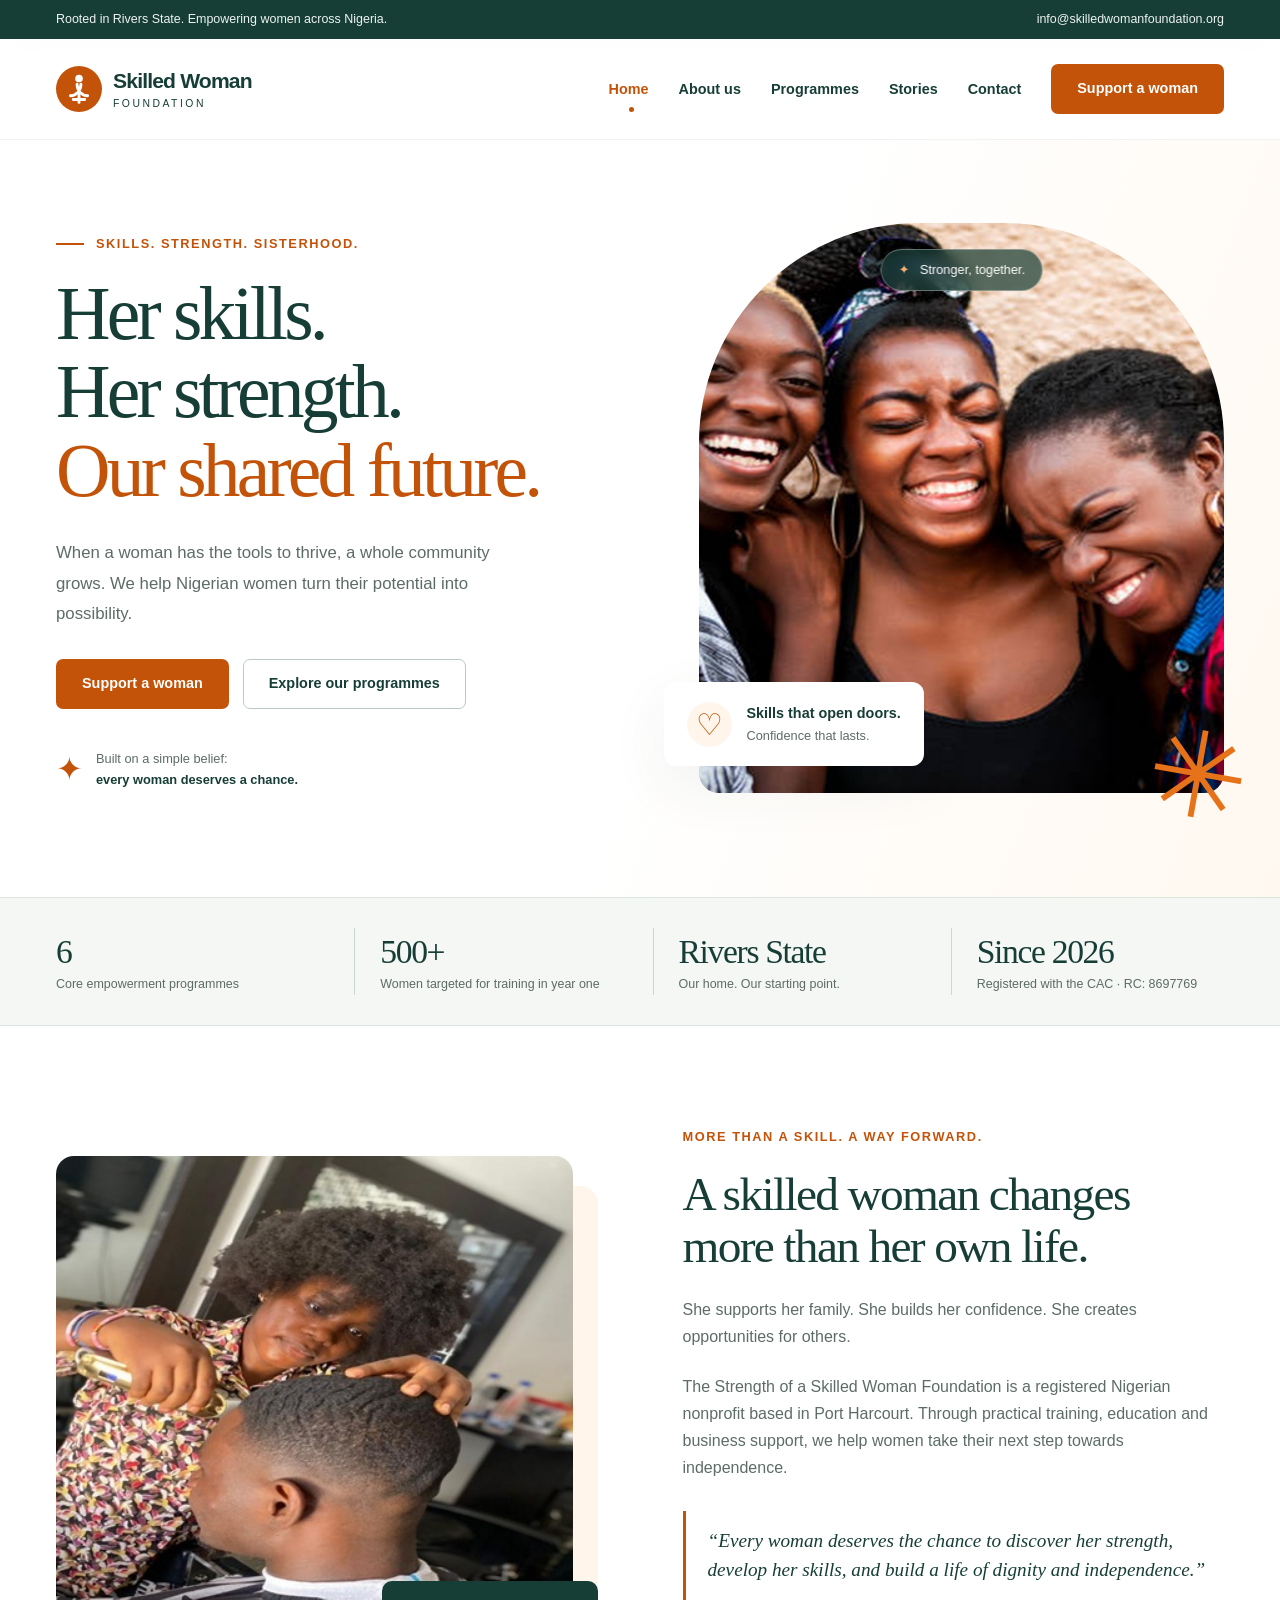
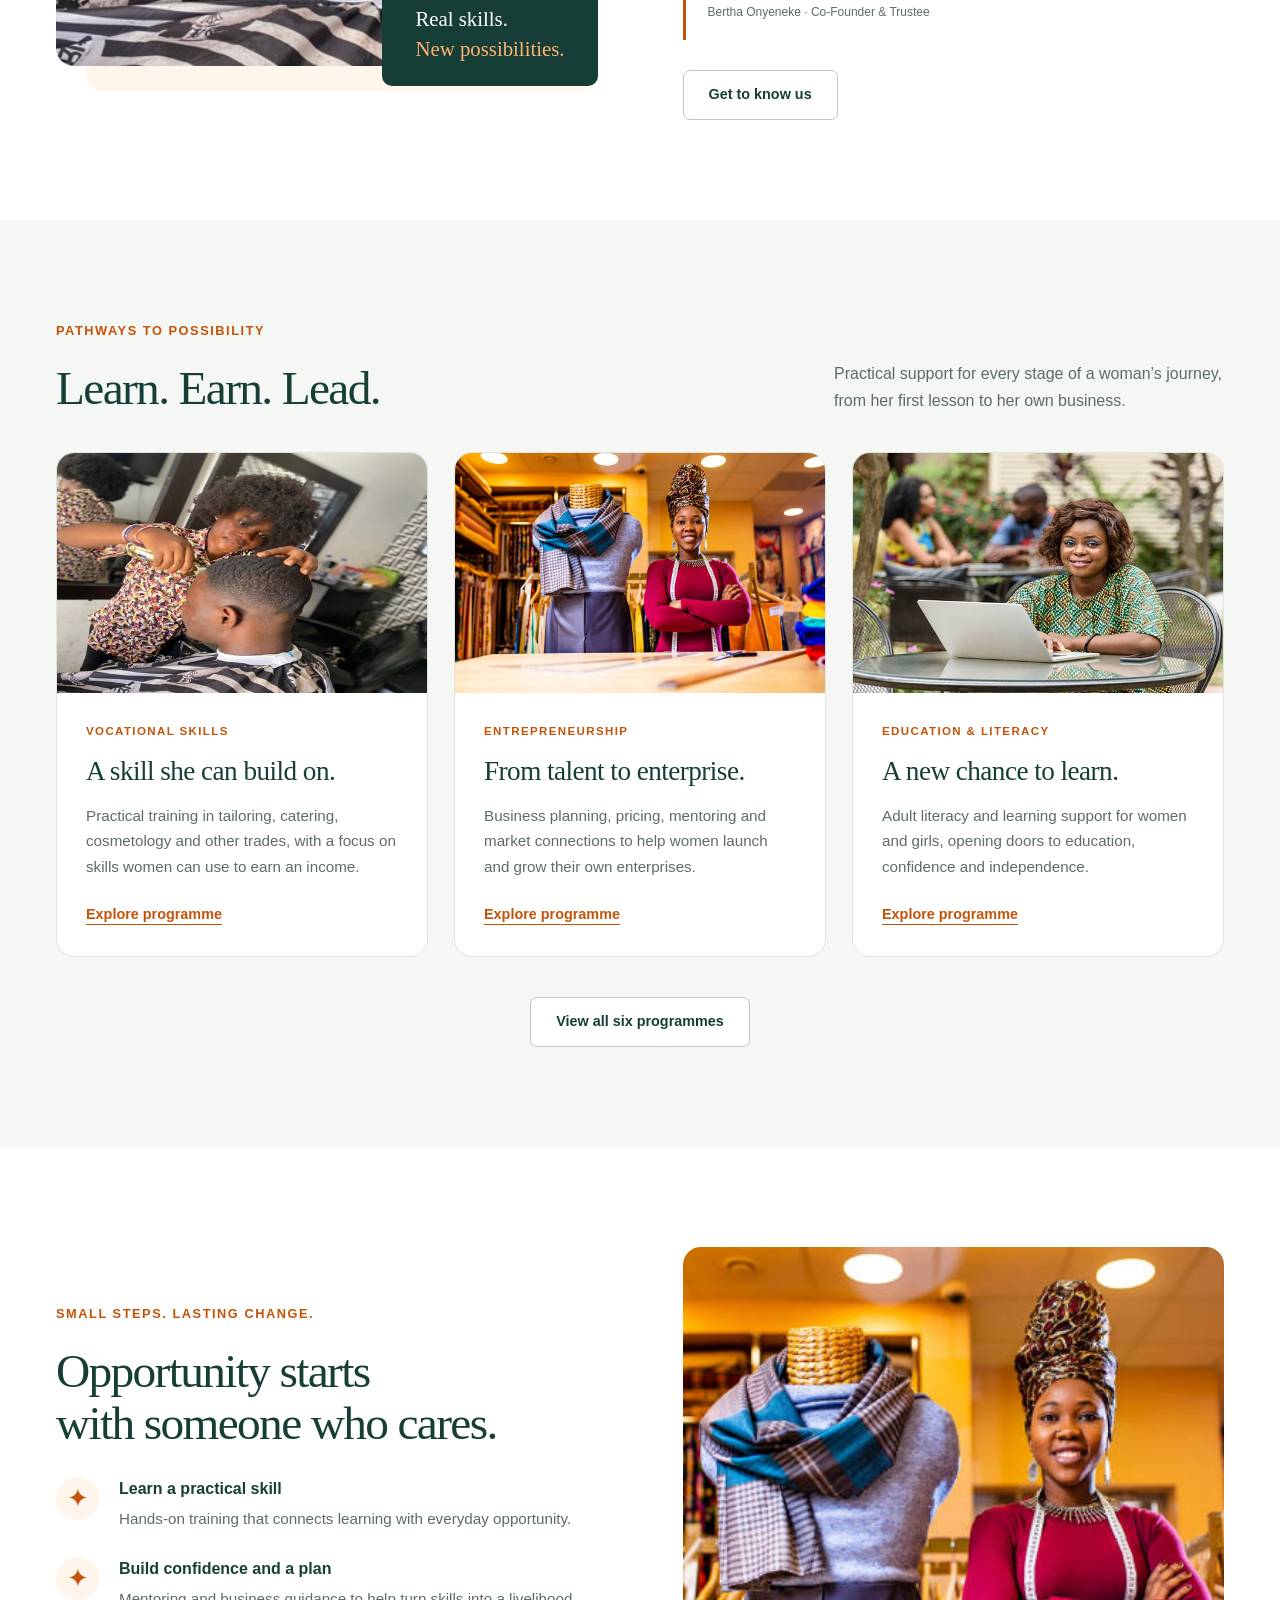
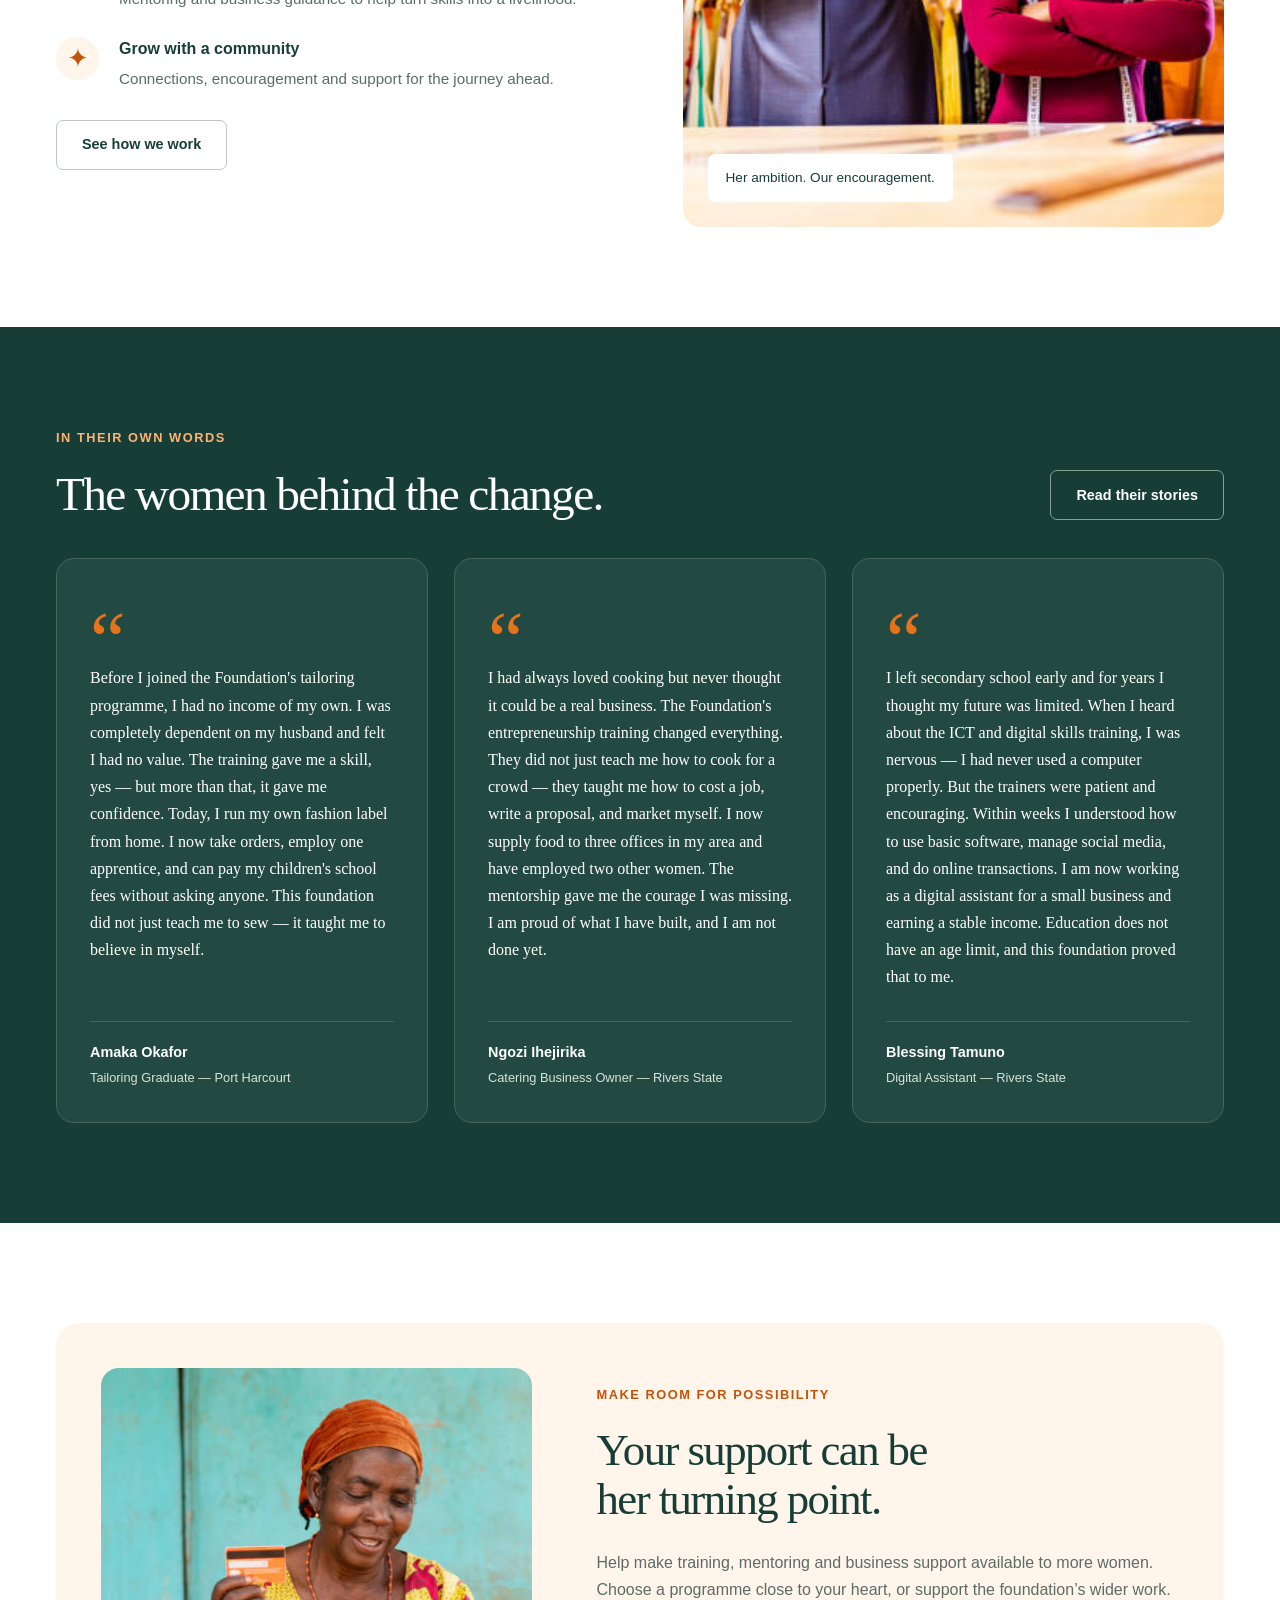
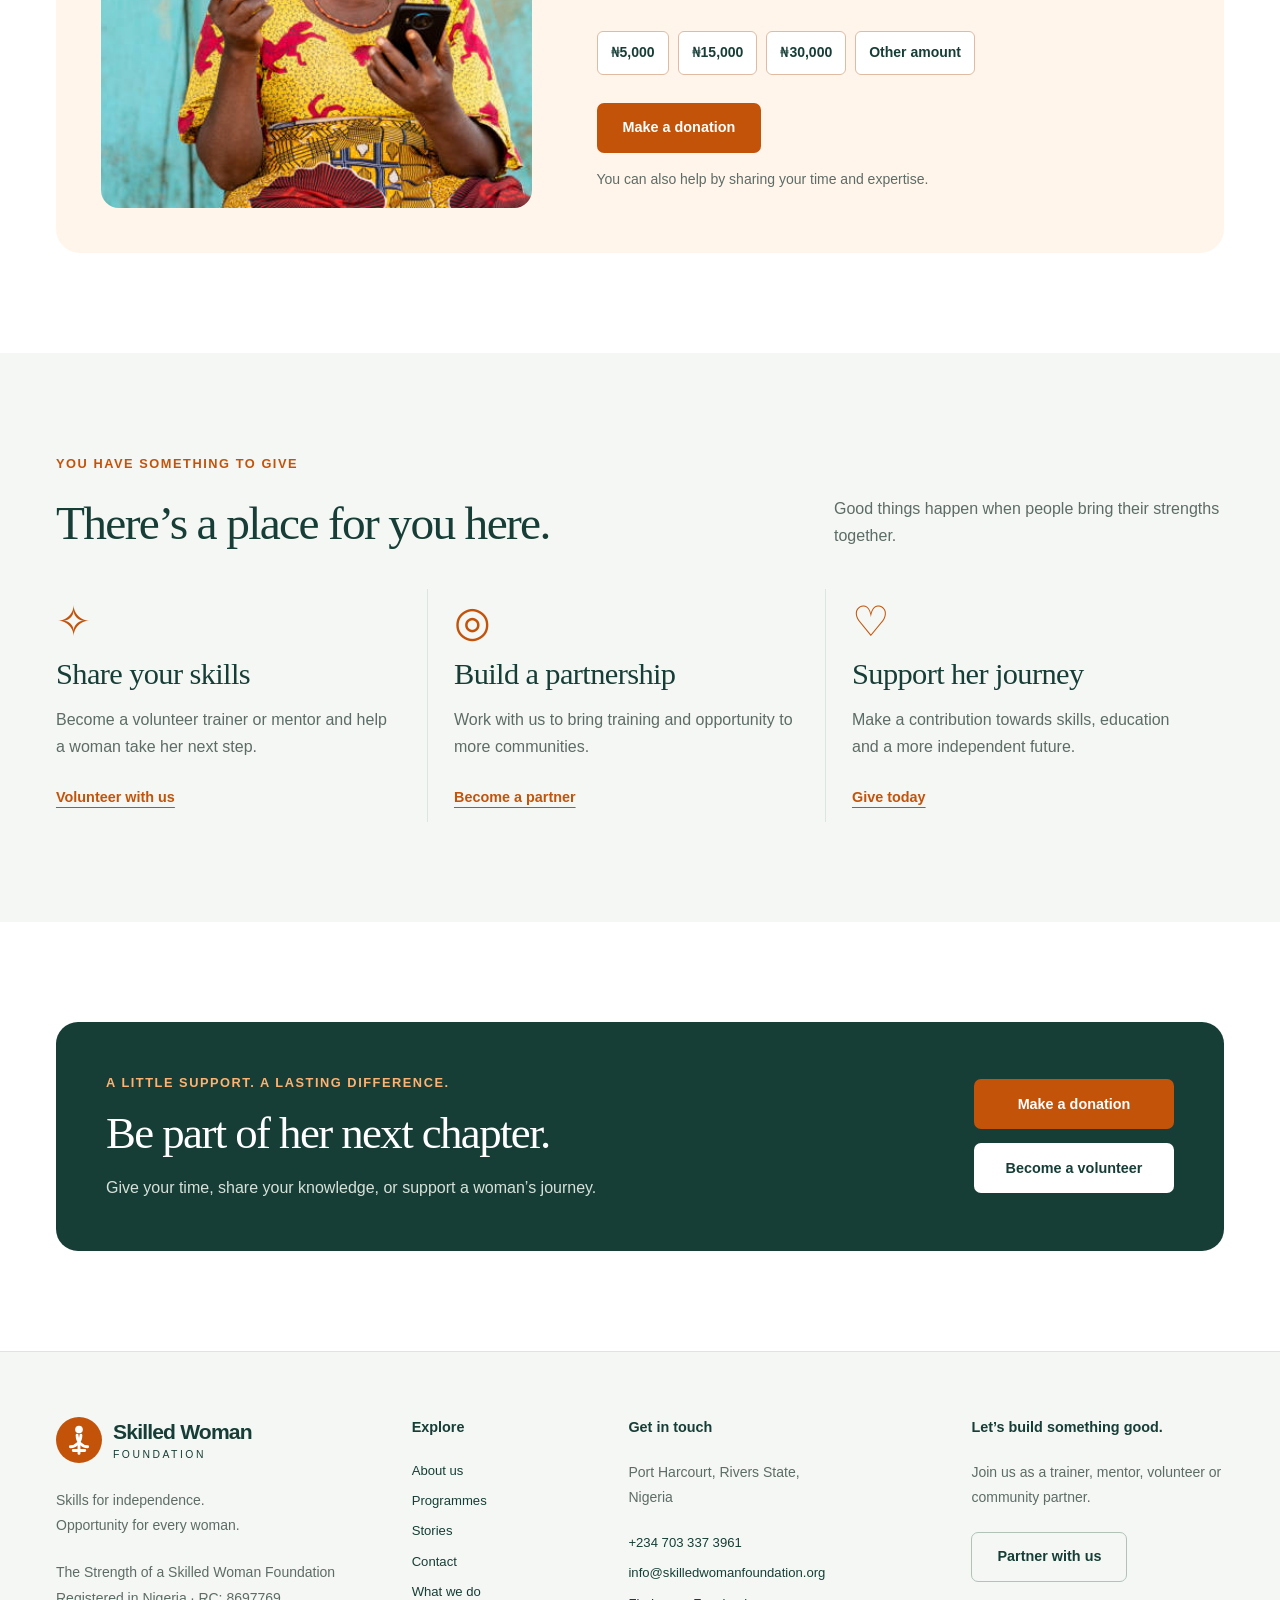
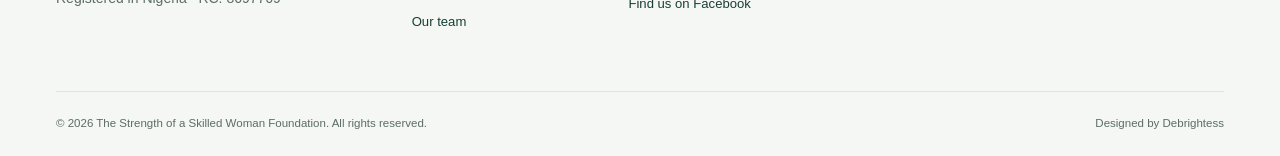
<file: index.html>
<!doctype html>
<html lang="en-NG">
<head>
<meta charset="utf-8">
<meta name="viewport" content="width=device-width, initial-scale=1">
<meta name="theme-color" content="#123c36">
<title>Skills, strength &amp; opportunity for Nigerian women | Skilled Woman Foundation</title>
<meta name="description" content="Empowering Nigerian women through vocational skills, education and business support. Discover our programmes, volunteer or support a woman’s journey.">
<link rel="canonical" href="https://www.skilledwomanfoundation.org/">
<meta property="og:type" content="website">
<meta property="og:site_name" content="The Strength of a Skilled Woman Foundation">
<meta property="og:title" content="Skills, strength &amp; opportunity for Nigerian women">
<meta property="og:description" content="Empowering Nigerian women through vocational skills, education and business support. Discover our programmes, volunteer or support a woman’s journey.">
<meta property="og:url" content="https://www.skilledwomanfoundation.org/">
<meta property="og:image" content="https://www.skilledwomanfoundation.org/img/carousel-1.jpg">
<meta name="twitter:card" content="summary_large_image">
<link rel="icon" type="image/svg+xml" href="favicon.svg">
<link rel="stylesheet" href="css/site.css">
<script type="application/ld+json">{"@context": "https://schema.org", "@type": "NGO", "name": "The Strength of a Skilled Woman Foundation", "url": "https://www.skilledwomanfoundation.org/", "email": "info@skilledwomanfoundation.org", "telephone": "+2347033373961", "foundingDate": "2026-01-26", "address": {"@type": "PostalAddress", "addressLocality": "Port Harcourt", "addressRegion": "Rivers State", "addressCountry": "NG"}}</script>
<script src="js/site.js" defer>
</script>
</head>
<body>
<a class="skip-link" href="#main">Skip to content</a>
<div class="topbar">
<div class="wrap">
<span>Rooted in Rivers State. Empowering women across Nigeria.</span>
<a href="mailto:info@skilledwomanfoundation.org">info@skilledwomanfoundation.org</a>
</div>
</div>
<header class="site-header">
<div class="wrap header-inner">
<a class="brand" href="index.html" aria-label="Skilled Woman Foundation home">
<svg class="brand-mark" viewBox="0 0 48 48" fill="none" aria-hidden="true">
<circle cx="24" cy="24" r="24" fill="currentColor"/>
<path d="M15 31c6 0 11-5 11-12M33 31c-6 0-11-5-11-12" stroke="white" stroke-width="3" stroke-linecap="round"/>
<circle cx="24" cy="13" r="4" fill="white"/>
<path d="M24 28v10M18 35h12" stroke="white" stroke-width="3" stroke-linecap="round"/>
</svg>
<span>Skilled Woman<span class="brand-sub">FOUNDATION</span>
</span>
</a>
<button class="menu-toggle" aria-controls="site-nav" aria-expanded="false" hidden>Menu <span aria-hidden="true">☰</span>
</button>
<nav id="site-nav" aria-label="Main navigation">
<a href="index.html" aria-current="page">Home</a>
<a href="about.html">About us</a>
<a href="causes.html">Programmes</a>
<a href="testimonial.html">Stories</a>
<a href="contact.html">Contact</a>
<a class="button primary" href="donate.html">Support a woman</a>
</nav>
</div>
</header>
<main id="main">
<section class="hero">
<div class="wrap hero-grid">
<div class="hero-copy">
<p class="eyebrow">
<span class="little-line">
</span> Skills. Strength. Sisterhood.</p>
<h1>Her skills.<br>Her strength.<br>
<span>Our shared future.</span>
</h1>
<p class="lead">When a woman has the tools to thrive, a whole community grows. We help Nigerian women turn their potential into possibility.</p>
<div class="actions">
<a class="button primary" href="donate.html">Support a woman</a>
<a class="button secondary" href="causes.html">Explore our programmes</a>
</div>
<div class="hero-note">
<span class="mini-mark" aria-hidden="true">✦</span>
<span>Built on a simple belief:<br>
<strong>every woman deserves a chance.</strong>
</span>
</div>
</div>
<div class="hero-visual">
<img src="img/carousel-1.jpg" alt="Three women smiling together" class="hero-photo" loading="eager" decoding="async" fetchpriority="high" width="1920" height="1080">
<div class="photo-label">
<span aria-hidden="true">✦</span> Stronger, together.</div>
<div class="floating-card">
<span class="floating-icon" aria-hidden="true">♡</span>
<div>
<strong>Skills that open doors.</strong>
<span>Confidence that lasts.</span>
</div>
</div>
<span class="hero-flower" aria-hidden="true">✳︎</span>
</div>
</div>
</section>
<section class="trust-strip" aria-label="Our foundation at a glance">
<div class="wrap trust-grid">
<div>
<strong>6</strong>
<span>Core empowerment programmes</span>
</div>
<div>
<strong>500+</strong>
<span>Women targeted for training in year one</span>
</div>
<div>
<strong>Rivers State</strong>
<span>Our home. Our starting point.</span>
</div>
<div>
<strong>Since 2026</strong>
<span>Registered with the CAC · RC: 8697769</span>
</div>
</div>
</section>
<section class="section">
<div class="wrap split about-split">
<div class="image-composition">
<img src="img/courses-1.jpg" alt="Hands-on hairdressing skills practice" class="rounded-photo" loading="lazy" decoding="async" width="612" height="408">
<div class="image-caption">Real skills.<br>
<strong>New possibilities.</strong>
</div>
</div>
<div>
<p class="eyebrow">More than a skill. A way forward.</p>
<h2>A skilled woman changes more than her own life.</h2>
<p>She supports her family. She builds her confidence. She creates opportunities for others.</p>
<p>The Strength of a Skilled Woman Foundation is a registered Nigerian nonprofit based in Port Harcourt. Through practical training, education and business support, we help women take their next step towards independence.</p>
<div class="signature-quote">
<p>“Every woman deserves the chance to discover her strength, develop her skills, and build a life of dignity and independence.”</p>
<span>Bertha Onyeneke · Co-Founder & Trustee</span>
</div>
<a class="button secondary" href="about.html">Get to know us</a>
</div>
</div>
</section>
<section class="section soft">
<div class="wrap">
<div class="section-heading">
<div>
<p class="eyebrow">Pathways to possibility</p>
<h2>Learn. Earn. Lead.</h2>
</div>
<p>Practical support for every stage of a woman’s journey, from her first lesson to her own business.</p>
</div>
<div class="grid programme-grid">
<article class="programme-card" id="vocational">
<a class="card-image" href="causes.html#vocational" tabindex="-1" aria-hidden="true">
<img src="img/courses-1.jpg" alt="A woman practising hairdressing" class="" loading="lazy" decoding="async" width="612" height="408">
</a>
<div class="card-body">
<p class="eyebrow">Vocational skills</p>
<h3 class="card-title">A skill she can build on.</h3>
<p>Practical training in tailoring, catering, cosmetology and other trades, with a focus on skills women can use to earn an income.</p>
<a class="text-link" href="causes.html#vocational">Explore programme</a>
</div>
</article>
<article class="programme-card" id="business">
<a class="card-image" href="causes.html#business" tabindex="-1" aria-hidden="true">
<img src="img/courses-2.jpg" alt="A woman in her clothing shop" class="" loading="lazy" decoding="async" width="612" height="408">
</a>
<div class="card-body">
<p class="eyebrow">Entrepreneurship</p>
<h3 class="card-title">From talent to enterprise.</h3>
<p>Business planning, pricing, mentoring and market connections to help women launch and grow their own enterprises.</p>
<a class="text-link" href="causes.html#business">Explore programme</a>
</div>
</article>
<article class="programme-card" id="education">
<a class="card-image" href="causes.html#education" tabindex="-1" aria-hidden="true">
<img src="img/courses-3.jpg" alt="A woman learning with a laptop" class="" loading="lazy" decoding="async" width="612" height="408">
</a>
<div class="card-body">
<p class="eyebrow">Education & literacy</p>
<h3 class="card-title">A new chance to learn.</h3>
<p>Adult literacy and learning support for women and girls, opening doors to education, confidence and independence.</p>
<a class="text-link" href="causes.html#education">Explore programme</a>
</div>
</article>
</div>
<div class="center section-end">
<a class="button secondary" href="causes.html">View all six programmes</a>
</div>
</div>
</section>
<section class="section">
<div class="wrap split">
<div>
<p class="eyebrow">Small steps. Lasting change.</p>
<h2>Opportunity starts<br>with someone who cares.</h2>
<div class="steps">
<div>
<span aria-hidden="true">✦</span>
<div>
<h3>Learn a practical skill</h3>
<p>Hands-on training that connects learning with everyday opportunity.</p>
</div>
</div>
<div>
<span aria-hidden="true">✦</span>
<div>
<h3>Build confidence and a plan</h3>
<p>Mentoring and business guidance to help turn skills into a livelihood.</p>
</div>
</div>
<div>
<span aria-hidden="true">✦</span>
<div>
<h3>Grow with a community</h3>
<p>Connections, encouragement and support for the journey ahead.</p>
</div>
</div>
</div>
<a class="button secondary" href="service.html">See how we work</a>
</div>
<div class="mission-photo">
<img src="img/courses-2.jpg" alt="A woman standing proudly in her clothing shop" class="rounded-photo" loading="lazy" decoding="async" width="612" height="408">
<span>Her ambition. Our encouragement.</span>
</div>
</div>
</section>
<section class="section dark">
<div class="wrap">
<div class="section-heading">
<div>
<p class="eyebrow">In their own words</p>
<h2>The women behind the change.</h2>
</div>
<a class="button outline-light" href="testimonial.html">Read their stories</a>
</div>
<div class="grid story-grid">
<article class="story-card">
<span class="quote-mark" aria-hidden="true">“</span>
<blockquote>Before I joined the Foundation&#x27;s tailoring programme, I had no income of my own. I was completely dependent on my husband and felt I had no value. The training gave me a skill, yes — but more than that, it gave me confidence. Today, I run my own fashion label from home. I now take orders, employ one apprentice, and can pay my children&#x27;s school fees without asking anyone. This foundation did not just teach me to sew — it taught me to believe in myself.</blockquote>
<div class="story-person">
<h3>Amaka Okafor</h3>
<p>Tailoring Graduate — Port Harcourt</p>
</div>
</article>
<article class="story-card">
<span class="quote-mark" aria-hidden="true">“</span>
<blockquote>I had always loved cooking but never thought it could be a real business. The Foundation&#x27;s entrepreneurship training changed everything. They did not just teach me how to cook for a crowd — they taught me how to cost a job, write a proposal, and market myself. I now supply food to three offices in my area and have employed two other women. The mentorship gave me the courage I was missing. I am proud of what I have built, and I am not done yet.</blockquote>
<div class="story-person">
<h3>Ngozi Ihejirika</h3>
<p>Catering Business Owner — Rivers State</p>
</div>
</article>
<article class="story-card">
<span class="quote-mark" aria-hidden="true">“</span>
<blockquote>I left secondary school early and for years I thought my future was limited. When I heard about the ICT and digital skills training, I was nervous — I had never used a computer properly. But the trainers were patient and encouraging. Within weeks I understood how to use basic software, manage social media, and do online transactions. I am now working as a digital assistant for a small business and earning a stable income. Education does not have an age limit, and this foundation proved that to me.</blockquote>
<div class="story-person">
<h3>Blessing Tamuno</h3>
<p>Digital Assistant — Rivers State</p>
</div>
</article>
</div>
</div>
</section>
<section class="section">
<div class="wrap giving-panel">
<div>
<img src="img/istockphoto-1466968758-612x612.jpg" alt="A woman smiling while using her phone" class="rounded-photo" loading="lazy" decoding="async" width="612" height="408">
</div>
<div>
<p class="eyebrow">Make room for possibility</p>
<h2>Your support can be<br>her turning point.</h2>
<p>Help make training, mentoring and business support available to more women. Choose a programme close to your heart, or support the foundation’s wider work.</p>
<div class="giving-amounts">
<a href="donate.html?amount=5000">₦5,000</a>
<a href="donate.html?amount=15000">₦15,000</a>
<a href="donate.html?amount=30000">₦30,000</a>
<a href="donate.html">Other amount</a>
</div>
<a class="button primary" href="donate.html">Make a donation</a>
<p class="small">You can also help by sharing your time and expertise.</p>
</div>
</div>
</section>
<section class="section soft">
<div class="wrap">
<p class="eyebrow">You have something to give</p>
<div class="section-heading">
<h2>There’s a place for you here.</h2>
<p>Good things happen when people bring their strengths together.</p>
</div>
<div class="grid involve-grid">
<article>
<span class="feature-icon" aria-hidden="true">✧</span>
<h3>Share your skills</h3>
<p>Become a volunteer trainer or mentor and help a woman take her next step.</p>
<a class="text-link" href="contact.html?interest=Volunteer">Volunteer with us</a>
</article>
<article>
<span class="feature-icon" aria-hidden="true">◎</span>
<h3>Build a partnership</h3>
<p>Work with us to bring training and opportunity to more communities.</p>
<a class="text-link" href="contact.html?interest=Partnership">Become a partner</a>
</article>
<article>
<span class="feature-icon" aria-hidden="true">♡</span>
<h3>Support her journey</h3>
<p>Make a contribution towards skills, education and a more independent future.</p>
<a class="text-link" href="donate.html">Give today</a>
</article>
</div>
</div>
</section>
<section class="section">
<div class="wrap cta-band">
<div>
<p class="eyebrow">A little support. A lasting difference.</p>
<h2>Be part of her next chapter.</h2>
<p>Give your time, share your knowledge, or support a woman’s journey.</p>
</div>
<div class="actions">
<a class="button primary" href="donate.html">Make a donation</a>
<a class="button light" href="contact.html?interest=Volunteer">Become a volunteer</a>
</div>
</div>
</section>
</main>
<footer class="site-footer">
<div class="wrap footer-grid">
<div>
<a class="brand" href="index.html">
<svg class="brand-mark" viewBox="0 0 48 48" fill="none" aria-hidden="true">
<circle cx="24" cy="24" r="24" fill="currentColor"/>
<path d="M15 31c6 0 11-5 11-12M33 31c-6 0-11-5-11-12" stroke="white" stroke-width="3" stroke-linecap="round"/>
<circle cx="24" cy="13" r="4" fill="white"/>
<path d="M24 28v10M18 35h12" stroke="white" stroke-width="3" stroke-linecap="round"/>
</svg>
<span>Skilled Woman<span class="brand-sub">FOUNDATION</span>
</span>
</a>
<p>Skills for independence.<br>Opportunity for every woman.</p>
<p class="small">The Strength of a Skilled Woman Foundation<br>Registered in Nigeria · RC: 8697769</p>
</div>
<div>
<h2>Explore</h2>
<a href="about.html">About us</a>
<a href="causes.html">Programmes</a>
<a href="testimonial.html">Stories</a>
<a href="contact.html">Contact</a>
<a href="service.html">What we do</a>
<a href="team.html">Our team</a>
</div>
<div>
<h2>Get in touch</h2>
<p>Port Harcourt, Rivers State,<br>Nigeria</p>
<a href="tel:+2347033373961">+234 703 337 3961</a>
<a href="mailto:info@skilledwomanfoundation.org">info@skilledwomanfoundation.org</a>
<a href="https://www.facebook.com/share/19Dz1JY52w/" target="_blank" rel="noopener noreferrer">Find us on Facebook</a>
</div>
<div>
<h2>Let’s build something good.</h2>
<p>Join us as a trainer, mentor, volunteer or community partner.</p>
<a class="button outline-light" href="contact.html?interest=Partnership">Partner with us</a>
</div>
</div>
<div class="wrap footer-bottom">
<span>© <span data-year>2026</span> The Strength of a Skilled Woman Foundation. All rights reserved.</span>
<span>Designed by Debrightess</span>
</div>
</footer>
<button class="back-top" aria-label="Back to top" hidden>↑</button>
</body>
</html>
</file>
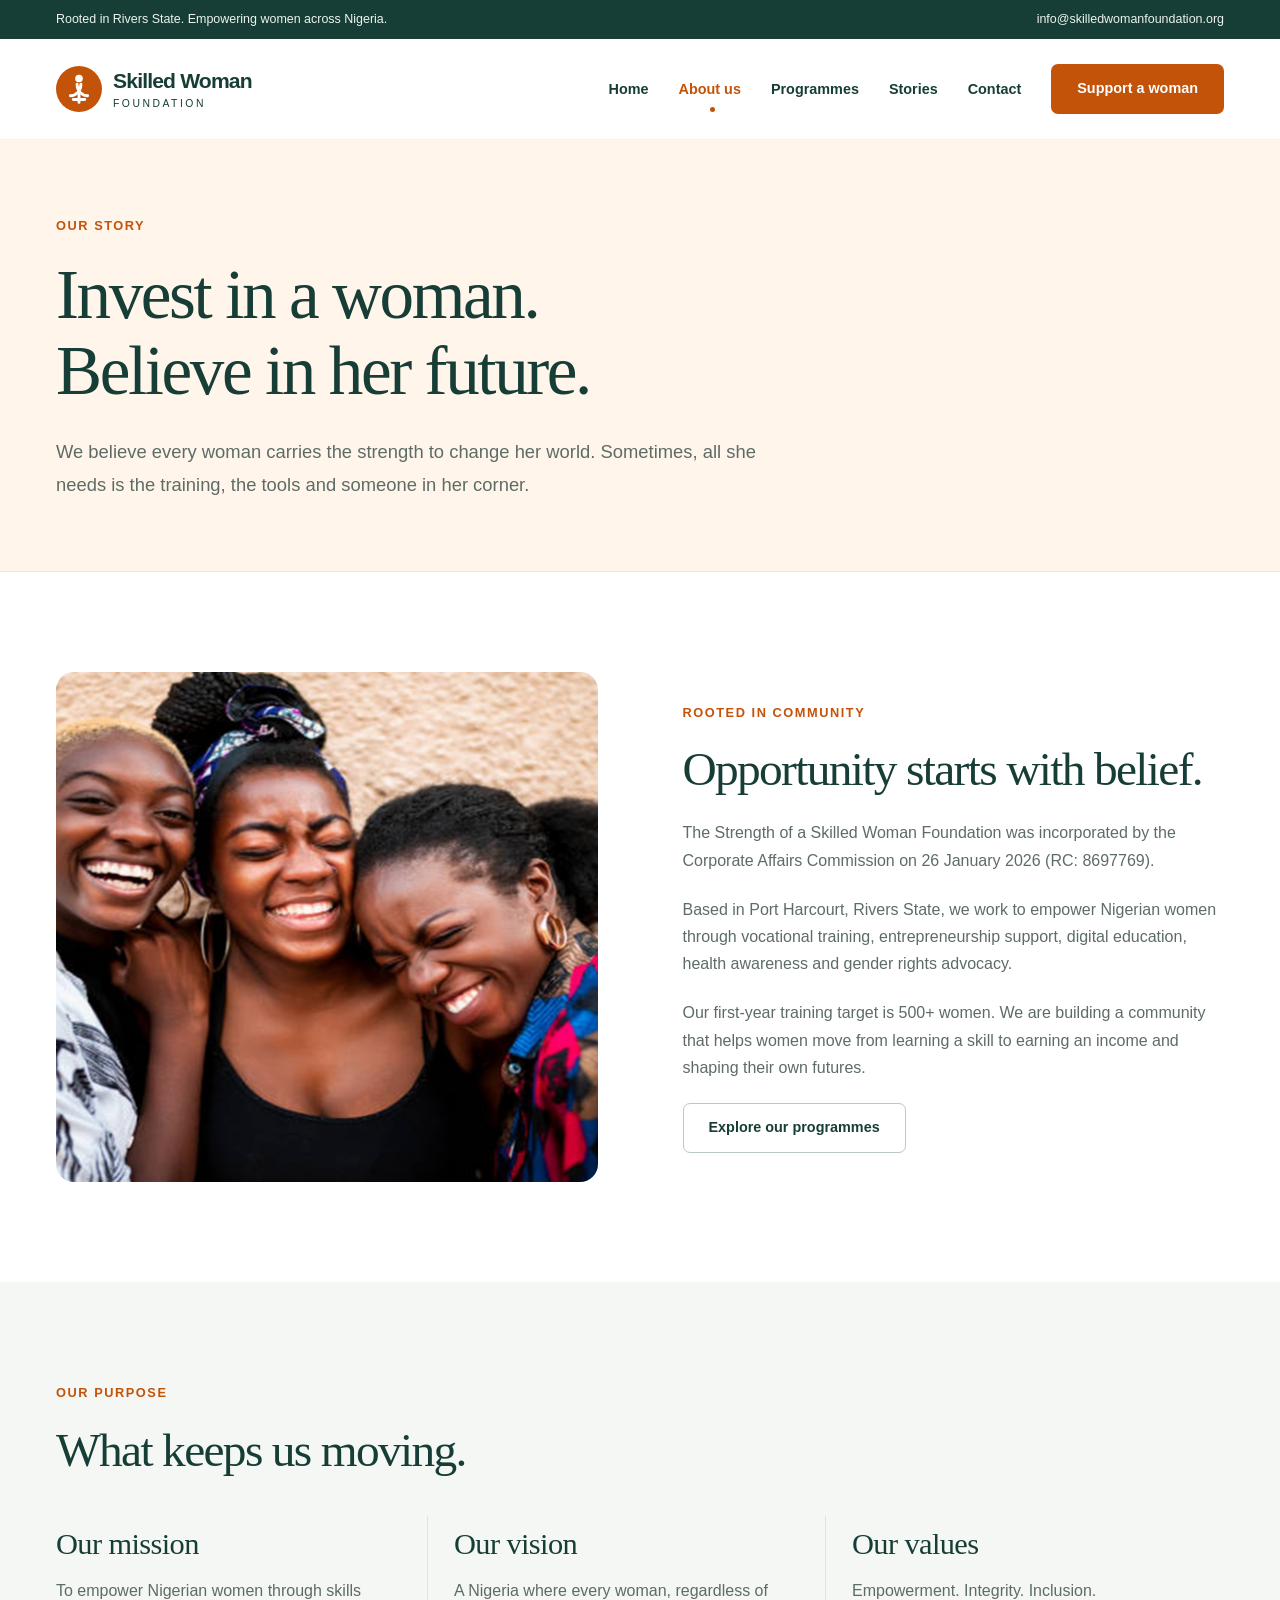
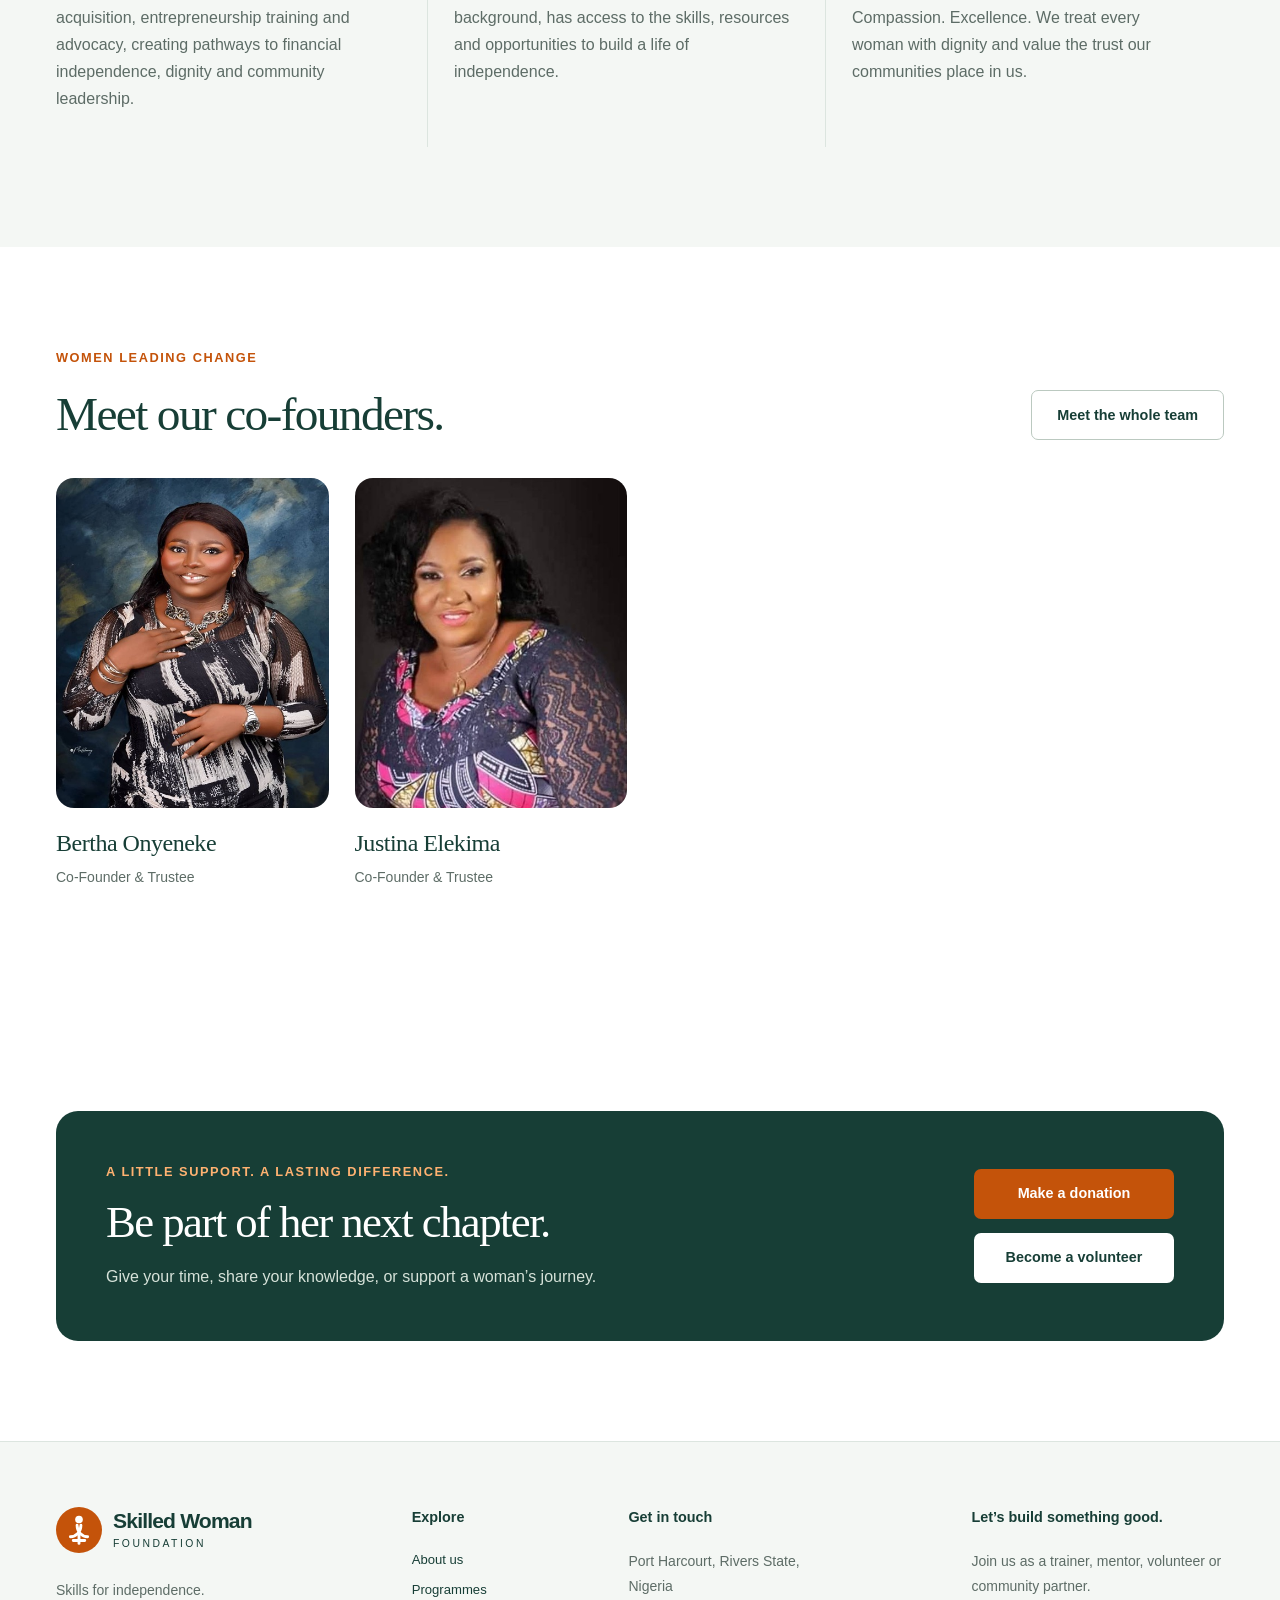
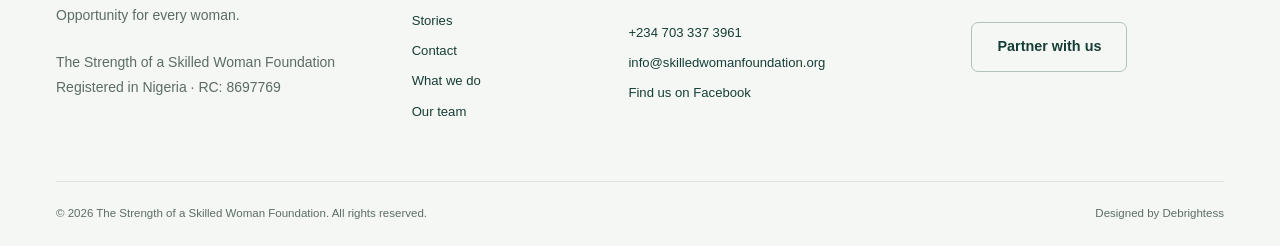
<file: about.html>
<!doctype html>
<html lang="en-NG">
<head>
<meta charset="utf-8">
<meta name="viewport" content="width=device-width, initial-scale=1">
<meta name="theme-color" content="#123c36">
<title>About us | Skilled Woman Foundation</title>
<meta name="description" content="Meet the foundation working from Rivers State to help Nigerian women build skills, confidence and independence.">
<link rel="canonical" href="https://www.skilledwomanfoundation.org/about.html">
<meta property="og:type" content="website">
<meta property="og:site_name" content="The Strength of a Skilled Woman Foundation">
<meta property="og:title" content="About us">
<meta property="og:description" content="Meet the foundation working from Rivers State to help Nigerian women build skills, confidence and independence.">
<meta property="og:url" content="https://www.skilledwomanfoundation.org/about.html">
<meta property="og:image" content="https://www.skilledwomanfoundation.org/img/carousel-1.jpg">
<meta name="twitter:card" content="summary_large_image">
<link rel="icon" type="image/svg+xml" href="favicon.svg">
<link rel="stylesheet" href="css/site.css">
<script type="application/ld+json">{"@context": "https://schema.org", "@type": "NGO", "name": "The Strength of a Skilled Woman Foundation", "url": "https://www.skilledwomanfoundation.org/", "email": "info@skilledwomanfoundation.org", "telephone": "+2347033373961", "foundingDate": "2026-01-26", "address": {"@type": "PostalAddress", "addressLocality": "Port Harcourt", "addressRegion": "Rivers State", "addressCountry": "NG"}}</script>
<script src="js/site.js" defer>
</script>
</head>
<body>
<a class="skip-link" href="#main">Skip to content</a>
<div class="topbar">
<div class="wrap">
<span>Rooted in Rivers State. Empowering women across Nigeria.</span>
<a href="mailto:info@skilledwomanfoundation.org">info@skilledwomanfoundation.org</a>
</div>
</div>
<header class="site-header">
<div class="wrap header-inner">
<a class="brand" href="index.html" aria-label="Skilled Woman Foundation home">
<svg class="brand-mark" viewBox="0 0 48 48" fill="none" aria-hidden="true">
<circle cx="24" cy="24" r="24" fill="currentColor"/>
<path d="M15 31c6 0 11-5 11-12M33 31c-6 0-11-5-11-12" stroke="white" stroke-width="3" stroke-linecap="round"/>
<circle cx="24" cy="13" r="4" fill="white"/>
<path d="M24 28v10M18 35h12" stroke="white" stroke-width="3" stroke-linecap="round"/>
</svg>
<span>Skilled Woman<span class="brand-sub">FOUNDATION</span>
</span>
</a>
<button class="menu-toggle" aria-controls="site-nav" aria-expanded="false" hidden>Menu <span aria-hidden="true">☰</span>
</button>
<nav id="site-nav" aria-label="Main navigation">
<a href="index.html">Home</a>
<a href="about.html" aria-current="page">About us</a>
<a href="causes.html">Programmes</a>
<a href="testimonial.html">Stories</a>
<a href="contact.html">Contact</a>
<a class="button primary" href="donate.html">Support a woman</a>
</nav>
</div>
</header>
<main id="main">
<section class="page-intro">
<div class="wrap">
<p class="eyebrow">Our story</p>
<h1>Invest in a woman.<br>Believe in her future.</h1>
<p class="lead">We believe every woman carries the strength to change her world. Sometimes, all she needs is the training, the tools and someone in her corner.</p>
</div>
</section>
<section class="section">
<div class="wrap split">
<div>
<img src="img/carousel-1.jpg" alt="Women smiling together" class="rounded-photo" loading="lazy" decoding="async" width="1920" height="1080">
</div>
<div>
<p class="eyebrow">Rooted in community</p>
<h2>Opportunity starts with belief.</h2>
<p>The Strength of a Skilled Woman Foundation was incorporated by the Corporate Affairs Commission on 26 January 2026 (RC: 8697769).</p>
<p>Based in Port Harcourt, Rivers State, we work to empower Nigerian women through vocational training, entrepreneurship support, digital education, health awareness and gender rights advocacy.</p>
<p>Our first-year training target is 500+ women. We are building a community that helps women move from learning a skill to earning an income and shaping their own futures.</p>
<a class="button secondary" href="causes.html">Explore our programmes</a>
</div>
</div>
</section>
<section class="section soft">
<div class="wrap">
<p class="eyebrow">Our purpose</p>
<h2>What keeps us moving.</h2>
<div class="grid involve-grid">
<article>
<h3>Our mission</h3>
<p>To empower Nigerian women through skills acquisition, entrepreneurship training and advocacy, creating pathways to financial independence, dignity and community leadership.</p>
</article>
<article>
<h3>Our vision</h3>
<p>A Nigeria where every woman, regardless of background, has access to the skills, resources and opportunities to build a life of independence.</p>
</article>
<article>
<h3>Our values</h3>
<p>Empowerment. Integrity. Inclusion. Compassion. Excellence. We treat every woman with dignity and value the trust our communities place in us.</p>
</article>
</div>
</div>
</section>
<section class="section">
<div class="wrap">
<div class="section-heading">
<div>
<p class="eyebrow">Women leading change</p>
<h2>Meet our co-founders.</h2>
</div>
<a class="button secondary" href="team.html">Meet the whole team</a>
</div>
<div class="grid team-grid">
<article class="team-card">
<img src="img/team-1.jpg" alt="Bertha Onyeneke" class="" loading="lazy" decoding="async" width="550" height="600">
<h3>Bertha Onyeneke</h3>
<p>Co-Founder & Trustee</p>
</article>
<article class="team-card">
<img src="img/team-2.jpg" alt="Justina Elekima" class="" loading="lazy" decoding="async" width="550" height="600">
<h3>Justina Elekima</h3>
<p>Co-Founder & Trustee</p>
</article>
</div>
</div>
</section>
<section class="section">
<div class="wrap cta-band">
<div>
<p class="eyebrow">A little support. A lasting difference.</p>
<h2>Be part of her next chapter.</h2>
<p>Give your time, share your knowledge, or support a woman’s journey.</p>
</div>
<div class="actions">
<a class="button primary" href="donate.html">Make a donation</a>
<a class="button light" href="contact.html?interest=Volunteer">Become a volunteer</a>
</div>
</div>
</section>
</main>
<footer class="site-footer">
<div class="wrap footer-grid">
<div>
<a class="brand" href="index.html">
<svg class="brand-mark" viewBox="0 0 48 48" fill="none" aria-hidden="true">
<circle cx="24" cy="24" r="24" fill="currentColor"/>
<path d="M15 31c6 0 11-5 11-12M33 31c-6 0-11-5-11-12" stroke="white" stroke-width="3" stroke-linecap="round"/>
<circle cx="24" cy="13" r="4" fill="white"/>
<path d="M24 28v10M18 35h12" stroke="white" stroke-width="3" stroke-linecap="round"/>
</svg>
<span>Skilled Woman<span class="brand-sub">FOUNDATION</span>
</span>
</a>
<p>Skills for independence.<br>Opportunity for every woman.</p>
<p class="small">The Strength of a Skilled Woman Foundation<br>Registered in Nigeria · RC: 8697769</p>
</div>
<div>
<h2>Explore</h2>
<a href="about.html">About us</a>
<a href="causes.html">Programmes</a>
<a href="testimonial.html">Stories</a>
<a href="contact.html">Contact</a>
<a href="service.html">What we do</a>
<a href="team.html">Our team</a>
</div>
<div>
<h2>Get in touch</h2>
<p>Port Harcourt, Rivers State,<br>Nigeria</p>
<a href="tel:+2347033373961">+234 703 337 3961</a>
<a href="mailto:info@skilledwomanfoundation.org">info@skilledwomanfoundation.org</a>
<a href="https://www.facebook.com/share/19Dz1JY52w/" target="_blank" rel="noopener noreferrer">Find us on Facebook</a>
</div>
<div>
<h2>Let’s build something good.</h2>
<p>Join us as a trainer, mentor, volunteer or community partner.</p>
<a class="button outline-light" href="contact.html?interest=Partnership">Partner with us</a>
</div>
</div>
<div class="wrap footer-bottom">
<span>© <span data-year>2026</span> The Strength of a Skilled Woman Foundation. All rights reserved.</span>
<span>Designed by Debrightess</span>
</div>
</footer>
<button class="back-top" aria-label="Back to top" hidden>↑</button>
</body>
</html>
</file>
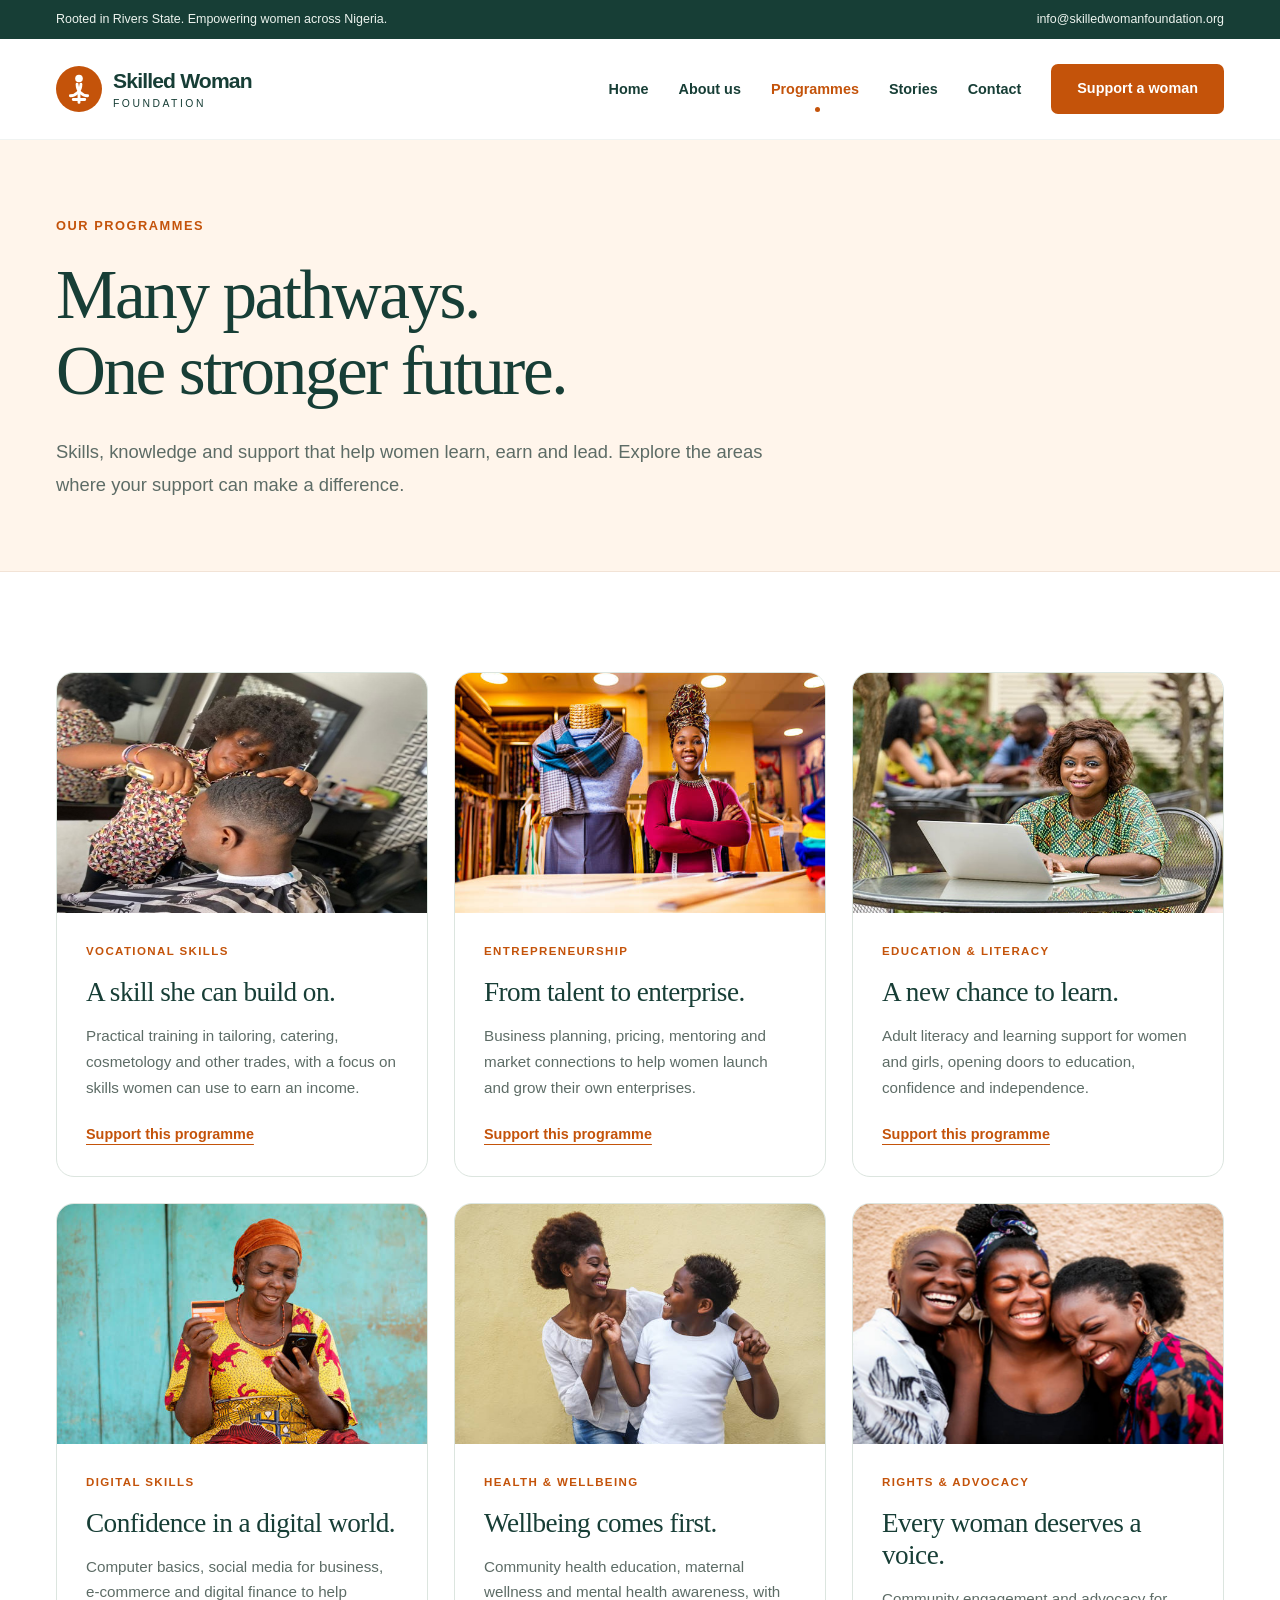
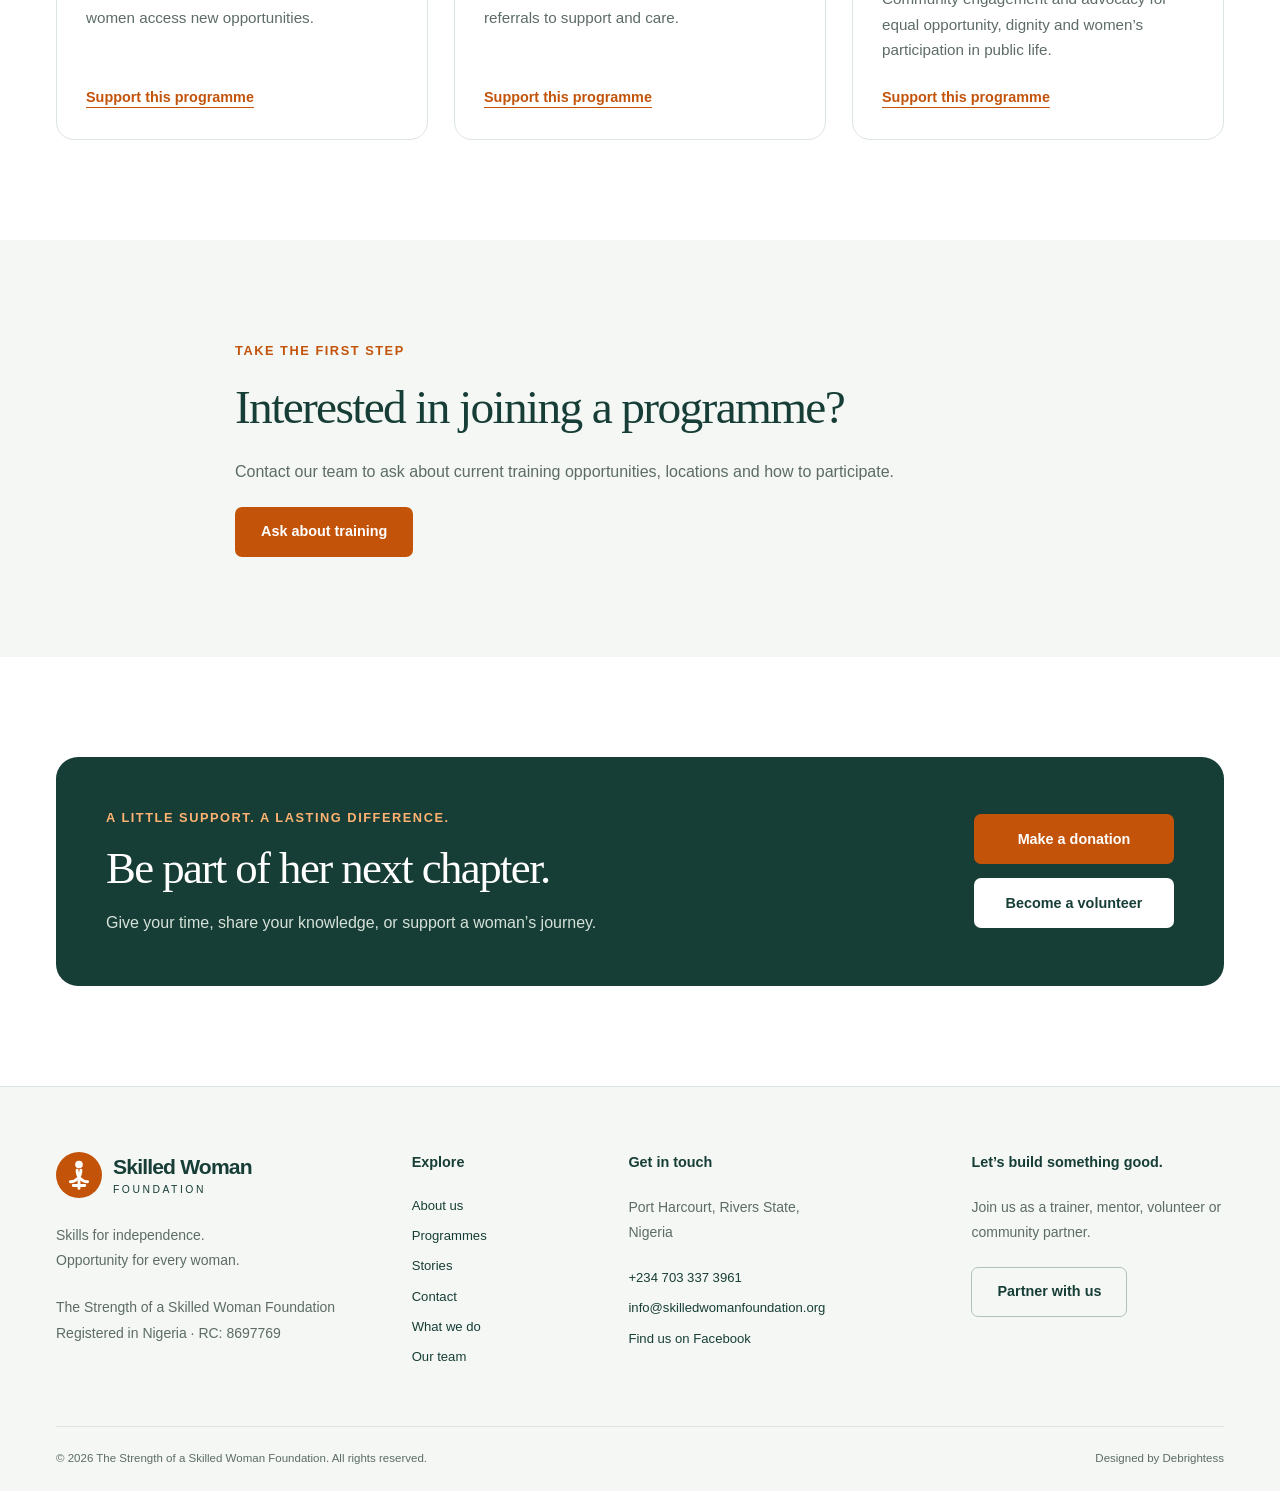
<file: causes.html>
<!doctype html>
<html lang="en-NG">
<head>
<meta charset="utf-8">
<meta name="viewport" content="width=device-width, initial-scale=1">
<meta name="theme-color" content="#123c36">
<title>Our programmes | Skilled Woman Foundation</title>
<meta name="description" content="Explore six pathways to independence: vocational skills, entrepreneurship, education, digital skills, health and advocacy.">
<link rel="canonical" href="https://www.skilledwomanfoundation.org/causes.html">
<meta property="og:type" content="website">
<meta property="og:site_name" content="The Strength of a Skilled Woman Foundation">
<meta property="og:title" content="Our programmes">
<meta property="og:description" content="Explore six pathways to independence: vocational skills, entrepreneurship, education, digital skills, health and advocacy.">
<meta property="og:url" content="https://www.skilledwomanfoundation.org/causes.html">
<meta property="og:image" content="https://www.skilledwomanfoundation.org/img/carousel-1.jpg">
<meta name="twitter:card" content="summary_large_image">
<link rel="icon" type="image/svg+xml" href="favicon.svg">
<link rel="stylesheet" href="css/site.css">
<script type="application/ld+json">{"@context": "https://schema.org", "@type": "NGO", "name": "The Strength of a Skilled Woman Foundation", "url": "https://www.skilledwomanfoundation.org/", "email": "info@skilledwomanfoundation.org", "telephone": "+2347033373961", "foundingDate": "2026-01-26", "address": {"@type": "PostalAddress", "addressLocality": "Port Harcourt", "addressRegion": "Rivers State", "addressCountry": "NG"}}</script>
<script src="js/site.js" defer>
</script>
</head>
<body>
<a class="skip-link" href="#main">Skip to content</a>
<div class="topbar">
<div class="wrap">
<span>Rooted in Rivers State. Empowering women across Nigeria.</span>
<a href="mailto:info@skilledwomanfoundation.org">info@skilledwomanfoundation.org</a>
</div>
</div>
<header class="site-header">
<div class="wrap header-inner">
<a class="brand" href="index.html" aria-label="Skilled Woman Foundation home">
<svg class="brand-mark" viewBox="0 0 48 48" fill="none" aria-hidden="true">
<circle cx="24" cy="24" r="24" fill="currentColor"/>
<path d="M15 31c6 0 11-5 11-12M33 31c-6 0-11-5-11-12" stroke="white" stroke-width="3" stroke-linecap="round"/>
<circle cx="24" cy="13" r="4" fill="white"/>
<path d="M24 28v10M18 35h12" stroke="white" stroke-width="3" stroke-linecap="round"/>
</svg>
<span>Skilled Woman<span class="brand-sub">FOUNDATION</span>
</span>
</a>
<button class="menu-toggle" aria-controls="site-nav" aria-expanded="false" hidden>Menu <span aria-hidden="true">☰</span>
</button>
<nav id="site-nav" aria-label="Main navigation">
<a href="index.html">Home</a>
<a href="about.html">About us</a>
<a href="causes.html" aria-current="page">Programmes</a>
<a href="testimonial.html">Stories</a>
<a href="contact.html">Contact</a>
<a class="button primary" href="donate.html">Support a woman</a>
</nav>
</div>
</header>
<main id="main">
<section class="page-intro">
<div class="wrap">
<p class="eyebrow">Our programmes</p>
<h1>Many pathways.<br>One stronger future.</h1>
<p class="lead">Skills, knowledge and support that help women learn, earn and lead. Explore the areas where your support can make a difference.</p>
</div>
</section>
<section class="section">
<div class="wrap">
<div class="grid programme-grid">
<article class="programme-card" id="vocational">
<a class="card-image" href="donate.html?cause=vocational" tabindex="-1" aria-hidden="true">
<img src="img/courses-1.jpg" alt="A woman practising hairdressing" class="" loading="lazy" decoding="async" width="612" height="408">
</a>
<div class="card-body">
<p class="eyebrow">Vocational skills</p>
<h2 class="card-title">A skill she can build on.</h2>
<p>Practical training in tailoring, catering, cosmetology and other trades, with a focus on skills women can use to earn an income.</p>
<a class="text-link" href="donate.html?cause=vocational">Support this programme</a>
</div>
</article>
<article class="programme-card" id="business">
<a class="card-image" href="donate.html?cause=business" tabindex="-1" aria-hidden="true">
<img src="img/courses-2.jpg" alt="A woman in her clothing shop" class="" loading="lazy" decoding="async" width="612" height="408">
</a>
<div class="card-body">
<p class="eyebrow">Entrepreneurship</p>
<h2 class="card-title">From talent to enterprise.</h2>
<p>Business planning, pricing, mentoring and market connections to help women launch and grow their own enterprises.</p>
<a class="text-link" href="donate.html?cause=business">Support this programme</a>
</div>
</article>
<article class="programme-card" id="education">
<a class="card-image" href="donate.html?cause=education" tabindex="-1" aria-hidden="true">
<img src="img/courses-3.jpg" alt="A woman learning with a laptop" class="" loading="lazy" decoding="async" width="612" height="408">
</a>
<div class="card-body">
<p class="eyebrow">Education & literacy</p>
<h2 class="card-title">A new chance to learn.</h2>
<p>Adult literacy and learning support for women and girls, opening doors to education, confidence and independence.</p>
<a class="text-link" href="donate.html?cause=education">Support this programme</a>
</div>
</article>
<article class="programme-card" id="digital">
<a class="card-image" href="donate.html?cause=digital" tabindex="-1" aria-hidden="true">
<img src="img/istockphoto-1466968758-612x612.jpg" alt="A woman using a mobile phone" class="" loading="lazy" decoding="async" width="612" height="408">
</a>
<div class="card-body">
<p class="eyebrow">Digital skills</p>
<h2 class="card-title">Confidence in a digital world.</h2>
<p>Computer basics, social media for business, e-commerce and digital finance to help women access new opportunities.</p>
<a class="text-link" href="donate.html?cause=digital">Support this programme</a>
</div>
</article>
<article class="programme-card" id="health">
<a class="card-image" href="donate.html?cause=health" tabindex="-1" aria-hidden="true">
<img src="img/istockphoto-1220937938-612x612.jpg" alt="Two women sharing a conversation" class="" loading="lazy" decoding="async" width="612" height="408">
</a>
<div class="card-body">
<p class="eyebrow">Health & wellbeing</p>
<h2 class="card-title">Wellbeing comes first.</h2>
<p>Community health education, maternal wellness and mental health awareness, with referrals to support and care.</p>
<a class="text-link" href="donate.html?cause=health">Support this programme</a>
</div>
</article>
<article class="programme-card" id="advocacy">
<a class="card-image" href="donate.html?cause=advocacy" tabindex="-1" aria-hidden="true">
<img src="img/carousel-1.jpg" alt="Women standing together" class="" loading="lazy" decoding="async" width="1920" height="1080">
</a>
<div class="card-body">
<p class="eyebrow">Rights & advocacy</p>
<h2 class="card-title">Every woman deserves a voice.</h2>
<p>Community engagement and advocacy for equal opportunity, dignity and women’s participation in public life.</p>
<a class="text-link" href="donate.html?cause=advocacy">Support this programme</a>
</div>
</article>
</div>
</div>
</section>
<section class="section soft">
<div class="wrap narrow">
<p class="eyebrow">Take the first step</p>
<h2>Interested in joining a programme?</h2>
<p>Contact our team to ask about current training opportunities, locations and how to participate.</p>
<a class="button primary" href="contact.html?interest=Programme%20enquiry">Ask about training</a>
</div>
</section>
<section class="section">
<div class="wrap cta-band">
<div>
<p class="eyebrow">A little support. A lasting difference.</p>
<h2>Be part of her next chapter.</h2>
<p>Give your time, share your knowledge, or support a woman’s journey.</p>
</div>
<div class="actions">
<a class="button primary" href="donate.html">Make a donation</a>
<a class="button light" href="contact.html?interest=Volunteer">Become a volunteer</a>
</div>
</div>
</section>
</main>
<footer class="site-footer">
<div class="wrap footer-grid">
<div>
<a class="brand" href="index.html">
<svg class="brand-mark" viewBox="0 0 48 48" fill="none" aria-hidden="true">
<circle cx="24" cy="24" r="24" fill="currentColor"/>
<path d="M15 31c6 0 11-5 11-12M33 31c-6 0-11-5-11-12" stroke="white" stroke-width="3" stroke-linecap="round"/>
<circle cx="24" cy="13" r="4" fill="white"/>
<path d="M24 28v10M18 35h12" stroke="white" stroke-width="3" stroke-linecap="round"/>
</svg>
<span>Skilled Woman<span class="brand-sub">FOUNDATION</span>
</span>
</a>
<p>Skills for independence.<br>Opportunity for every woman.</p>
<p class="small">The Strength of a Skilled Woman Foundation<br>Registered in Nigeria · RC: 8697769</p>
</div>
<div>
<h2>Explore</h2>
<a href="about.html">About us</a>
<a href="causes.html">Programmes</a>
<a href="testimonial.html">Stories</a>
<a href="contact.html">Contact</a>
<a href="service.html">What we do</a>
<a href="team.html">Our team</a>
</div>
<div>
<h2>Get in touch</h2>
<p>Port Harcourt, Rivers State,<br>Nigeria</p>
<a href="tel:+2347033373961">+234 703 337 3961</a>
<a href="mailto:info@skilledwomanfoundation.org">info@skilledwomanfoundation.org</a>
<a href="https://www.facebook.com/share/19Dz1JY52w/" target="_blank" rel="noopener noreferrer">Find us on Facebook</a>
</div>
<div>
<h2>Let’s build something good.</h2>
<p>Join us as a trainer, mentor, volunteer or community partner.</p>
<a class="button outline-light" href="contact.html?interest=Partnership">Partner with us</a>
</div>
</div>
<div class="wrap footer-bottom">
<span>© <span data-year>2026</span> The Strength of a Skilled Woman Foundation. All rights reserved.</span>
<span>Designed by Debrightess</span>
</div>
</footer>
<button class="back-top" aria-label="Back to top" hidden>↑</button>
</body>
</html>
</file>
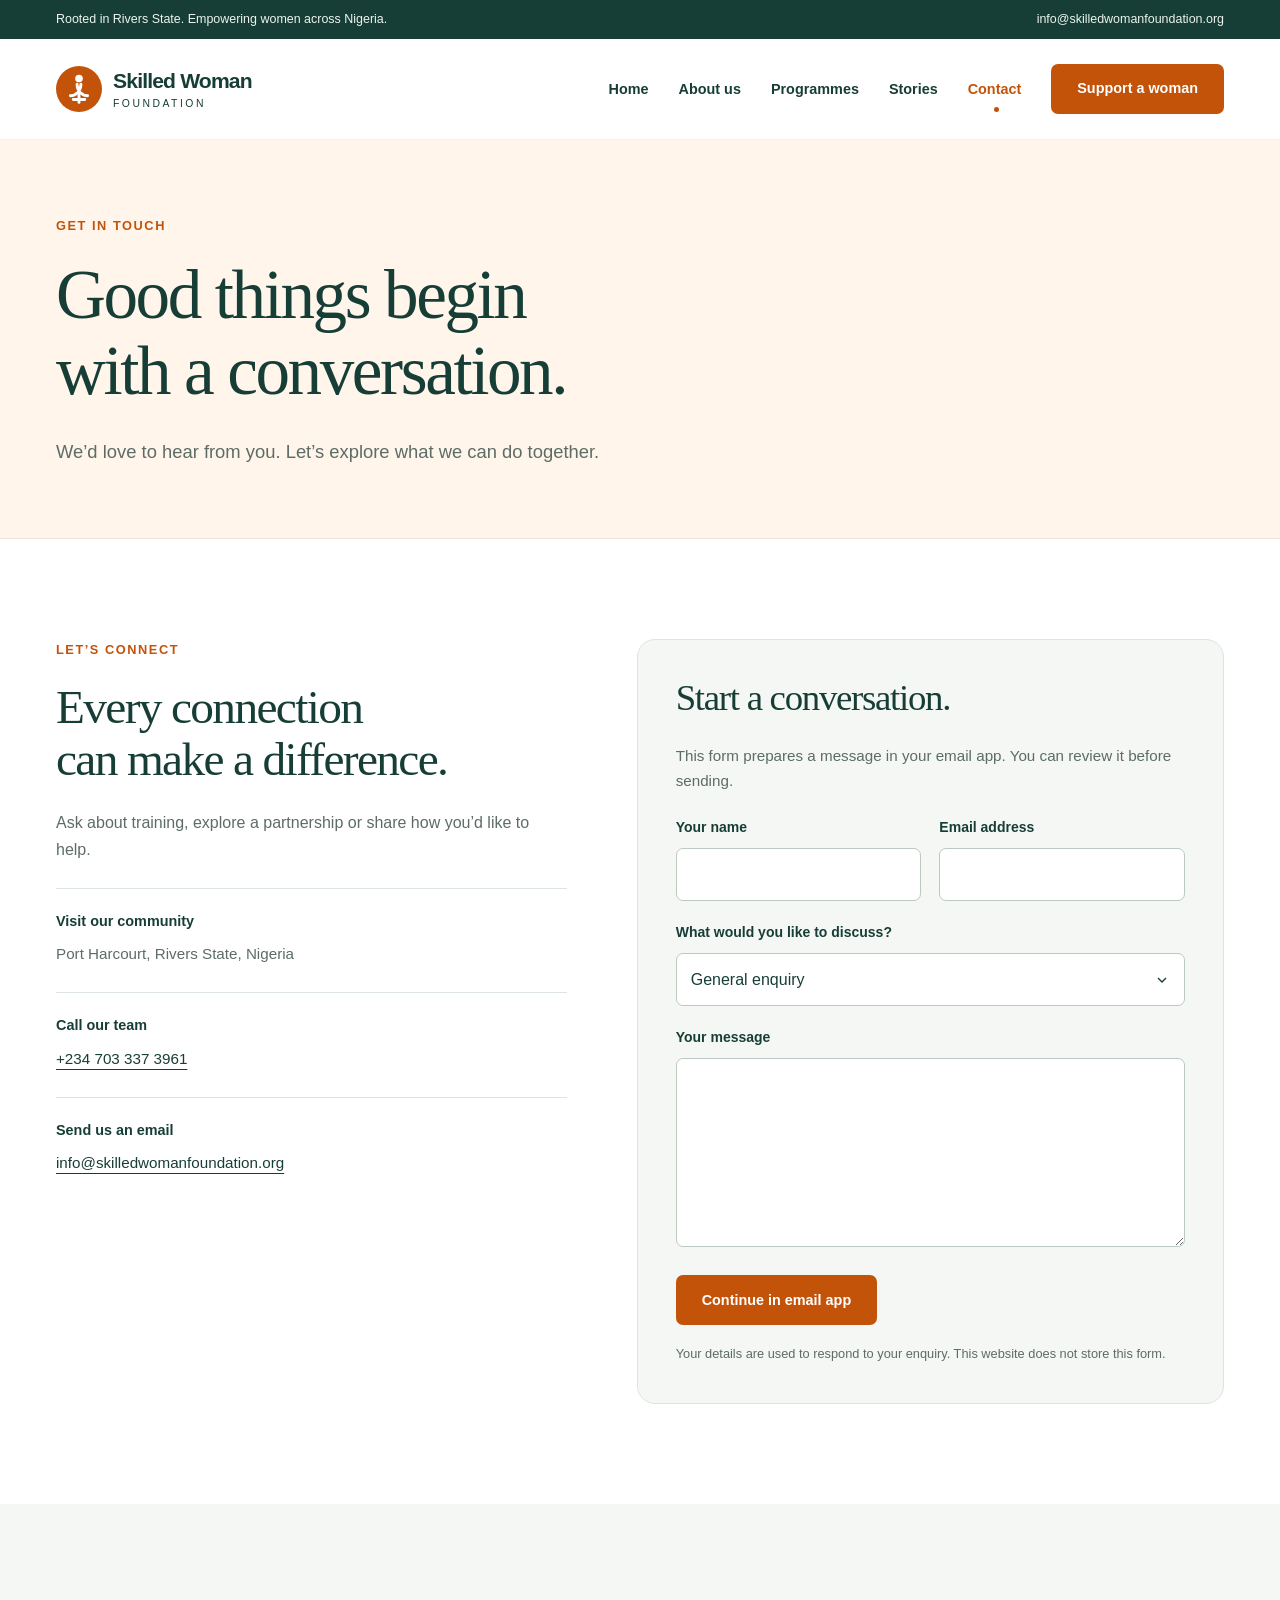
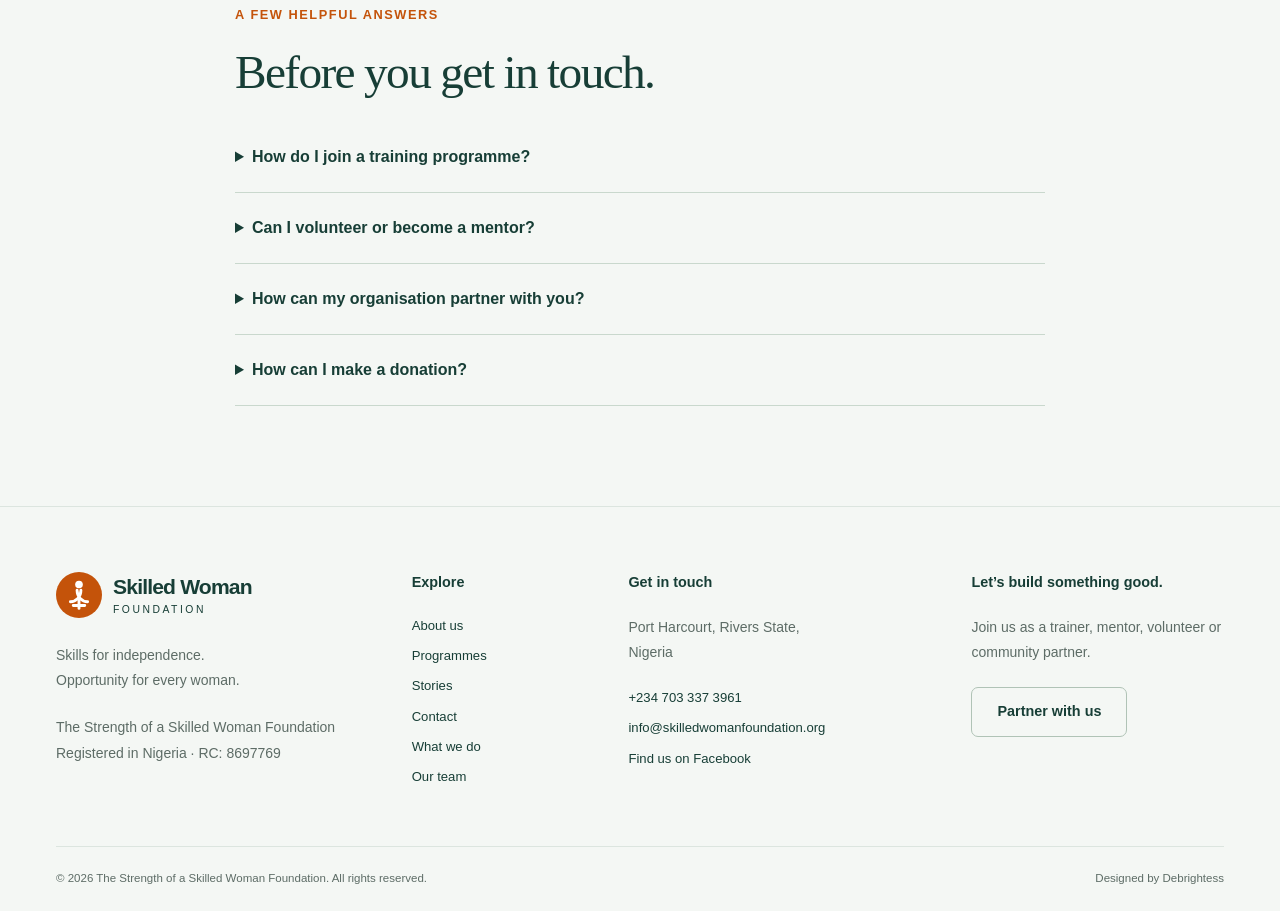
<file: contact.html>
<!doctype html>
<html lang="en-NG">
<head>
<meta charset="utf-8">
<meta name="viewport" content="width=device-width, initial-scale=1">
<meta name="theme-color" content="#123c36">
<title>Contact us | Skilled Woman Foundation</title>
<meta name="description" content="Get in touch about training, volunteering, partnerships and donations. Based in Port Harcourt, Rivers State, Nigeria.">
<link rel="canonical" href="https://www.skilledwomanfoundation.org/contact.html">
<meta property="og:type" content="website">
<meta property="og:site_name" content="The Strength of a Skilled Woman Foundation">
<meta property="og:title" content="Contact us">
<meta property="og:description" content="Get in touch about training, volunteering, partnerships and donations. Based in Port Harcourt, Rivers State, Nigeria.">
<meta property="og:url" content="https://www.skilledwomanfoundation.org/contact.html">
<meta property="og:image" content="https://www.skilledwomanfoundation.org/img/carousel-1.jpg">
<meta name="twitter:card" content="summary_large_image">
<link rel="icon" type="image/svg+xml" href="favicon.svg">
<link rel="stylesheet" href="css/site.css">
<script type="application/ld+json">{"@context": "https://schema.org", "@type": "NGO", "name": "The Strength of a Skilled Woman Foundation", "url": "https://www.skilledwomanfoundation.org/", "email": "info@skilledwomanfoundation.org", "telephone": "+2347033373961", "foundingDate": "2026-01-26", "address": {"@type": "PostalAddress", "addressLocality": "Port Harcourt", "addressRegion": "Rivers State", "addressCountry": "NG"}}</script>
<script src="js/site.js" defer>
</script>
</head>
<body>
<a class="skip-link" href="#main">Skip to content</a>
<div class="topbar">
<div class="wrap">
<span>Rooted in Rivers State. Empowering women across Nigeria.</span>
<a href="mailto:info@skilledwomanfoundation.org">info@skilledwomanfoundation.org</a>
</div>
</div>
<header class="site-header">
<div class="wrap header-inner">
<a class="brand" href="index.html" aria-label="Skilled Woman Foundation home">
<svg class="brand-mark" viewBox="0 0 48 48" fill="none" aria-hidden="true">
<circle cx="24" cy="24" r="24" fill="currentColor"/>
<path d="M15 31c6 0 11-5 11-12M33 31c-6 0-11-5-11-12" stroke="white" stroke-width="3" stroke-linecap="round"/>
<circle cx="24" cy="13" r="4" fill="white"/>
<path d="M24 28v10M18 35h12" stroke="white" stroke-width="3" stroke-linecap="round"/>
</svg>
<span>Skilled Woman<span class="brand-sub">FOUNDATION</span>
</span>
</a>
<button class="menu-toggle" aria-controls="site-nav" aria-expanded="false" hidden>Menu <span aria-hidden="true">☰</span>
</button>
<nav id="site-nav" aria-label="Main navigation">
<a href="index.html">Home</a>
<a href="about.html">About us</a>
<a href="causes.html">Programmes</a>
<a href="testimonial.html">Stories</a>
<a href="contact.html" aria-current="page">Contact</a>
<a class="button primary" href="donate.html">Support a woman</a>
</nav>
</div>
</header>
<main id="main">
<section class="page-intro">
<div class="wrap">
<p class="eyebrow">Get in touch</p>
<h1>Good things begin<br>with a conversation.</h1>
<p class="lead">We’d love to hear from you. Let’s explore what we can do together.</p>
</div>
</section>
<section class="section">
<div class="wrap contact-layout">
<aside>
<p class="eyebrow">Let’s connect</p>
<h2>Every connection<br>can make a difference.</h2>
<p>Ask about training, explore a partnership or share how you’d like to help.</p>
<div class="contact-detail">
<h3>Visit our community</h3>
<p>Port Harcourt, Rivers State, Nigeria</p>
</div>
<div class="contact-detail">
<h3>Call our team</h3>
<a href="tel:+2347033373961">+234 703 337 3961</a>
</div>
<div class="contact-detail">
<h3>Send us an email</h3>
<a href="mailto:info@skilledwomanfoundation.org">info@skilledwomanfoundation.org</a>
</div>
</aside>
<div class="form-card">
<h2>Start a conversation.</h2>
<p>This form prepares a message in your email app. You can review it before sending.</p>
<form id="contact-form">
<div class="form-grid">
<div class="field">
<label for="contact-name">Your name</label>
<input id="contact-name" name="name" autocomplete="name" required maxlength="150">
</div>
<div class="field">
<label for="contact-email">Email address</label>
<input id="contact-email" name="email" type="email" autocomplete="email" required maxlength="254">
</div>
</div>
<div class="field">
<label for="contact-interest">What would you like to discuss?</label>
<select id="contact-interest" name="interest">
<option>General enquiry</option>
<option>Programme enquiry</option>
<option>Volunteer</option>
<option>Partnership</option>
<option>Donation enquiry</option>
<option>Share my story</option>
</select>
</div>
<div class="field">
<label for="contact-message">Your message</label>
<textarea id="contact-message" name="message" rows="6" required maxlength="4000">
</textarea>
</div>
<button class="button primary" type="submit">Continue in email app</button>
<p class="small">Your details are used to respond to your enquiry. This website does not store this form.</p>
<p id="contact-feedback" class="feedback" role="status" hidden>
</p>
<a id="contact-email-fallback" class="text-link" href="mailto:info@skilledwomanfoundation.org" hidden>Open prepared email again</a>
</form>
</div>
</div>
</section>
<section class="section soft">
<div class="wrap narrow">
<p class="eyebrow">A few helpful answers</p>
<h2>Before you get in touch.</h2>
<div class="faq">
<details>
<summary>How do I join a training programme?</summary>
<p>Contact us with the skill you are interested in and your location. Our team can advise on available programmes and the next steps.</p>
</details>
<details>
<summary>Can I volunteer or become a mentor?</summary>
<p>Yes. Tell us about your experience, interests and availability using the form above or by email.</p>
</details>
<details>
<summary>How can my organisation partner with you?</summary>
<p>We welcome conversations about training, mentoring, resources and programme support. Select Partnership above and tell us how you would like to work together.</p>
</details>
<details>
<summary>How can I make a donation?</summary>
<p>Visit our <a href="donate.html">donation page</a> for the foundation’s naira and dollar bank accounts and information about card payment.</p>
</details>
</div>
</div>
</section>
</main>
<footer class="site-footer">
<div class="wrap footer-grid">
<div>
<a class="brand" href="index.html">
<svg class="brand-mark" viewBox="0 0 48 48" fill="none" aria-hidden="true">
<circle cx="24" cy="24" r="24" fill="currentColor"/>
<path d="M15 31c6 0 11-5 11-12M33 31c-6 0-11-5-11-12" stroke="white" stroke-width="3" stroke-linecap="round"/>
<circle cx="24" cy="13" r="4" fill="white"/>
<path d="M24 28v10M18 35h12" stroke="white" stroke-width="3" stroke-linecap="round"/>
</svg>
<span>Skilled Woman<span class="brand-sub">FOUNDATION</span>
</span>
</a>
<p>Skills for independence.<br>Opportunity for every woman.</p>
<p class="small">The Strength of a Skilled Woman Foundation<br>Registered in Nigeria · RC: 8697769</p>
</div>
<div>
<h2>Explore</h2>
<a href="about.html">About us</a>
<a href="causes.html">Programmes</a>
<a href="testimonial.html">Stories</a>
<a href="contact.html">Contact</a>
<a href="service.html">What we do</a>
<a href="team.html">Our team</a>
</div>
<div>
<h2>Get in touch</h2>
<p>Port Harcourt, Rivers State,<br>Nigeria</p>
<a href="tel:+2347033373961">+234 703 337 3961</a>
<a href="mailto:info@skilledwomanfoundation.org">info@skilledwomanfoundation.org</a>
<a href="https://www.facebook.com/share/19Dz1JY52w/" target="_blank" rel="noopener noreferrer">Find us on Facebook</a>
</div>
<div>
<h2>Let’s build something good.</h2>
<p>Join us as a trainer, mentor, volunteer or community partner.</p>
<a class="button outline-light" href="contact.html?interest=Partnership">Partner with us</a>
</div>
</div>
<div class="wrap footer-bottom">
<span>© <span data-year>2026</span> The Strength of a Skilled Woman Foundation. All rights reserved.</span>
<span>Designed by Debrightess</span>
</div>
</footer>
<button class="back-top" aria-label="Back to top" hidden>↑</button>
</body>
</html>
</file>
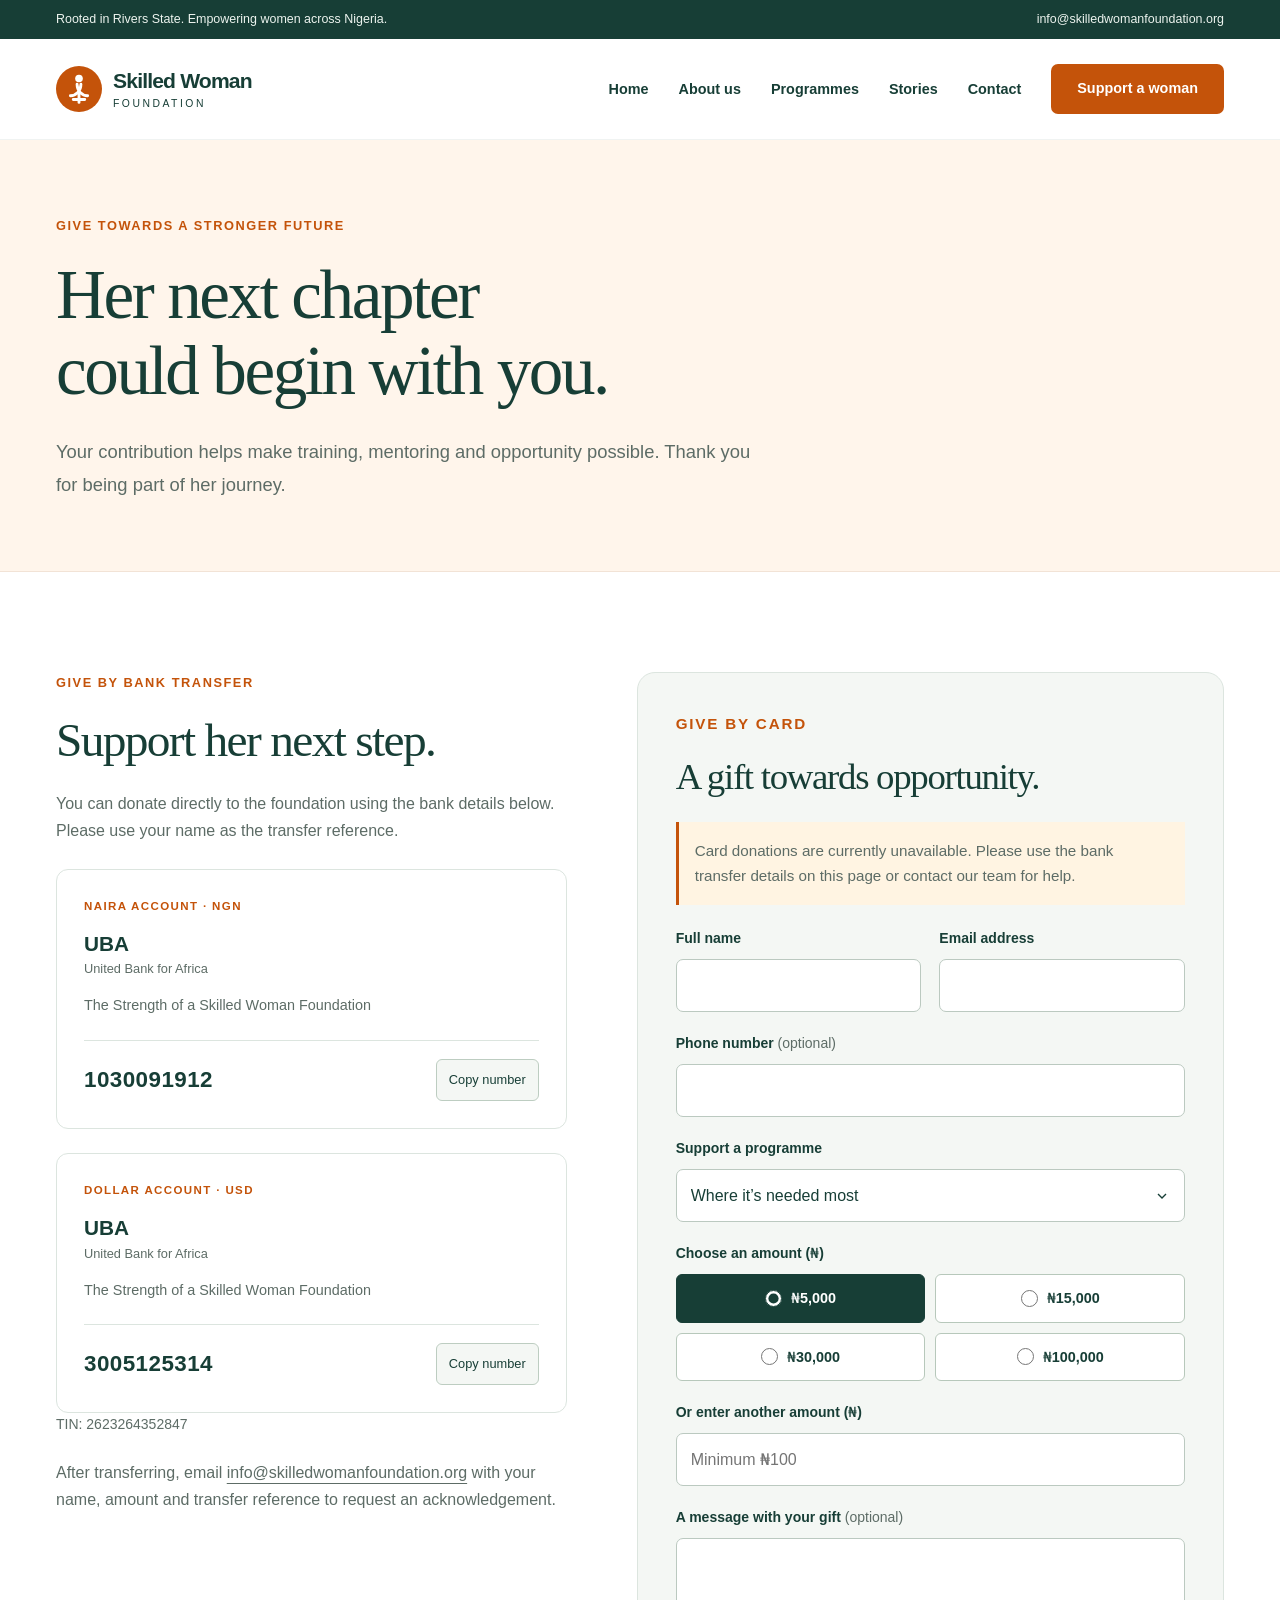
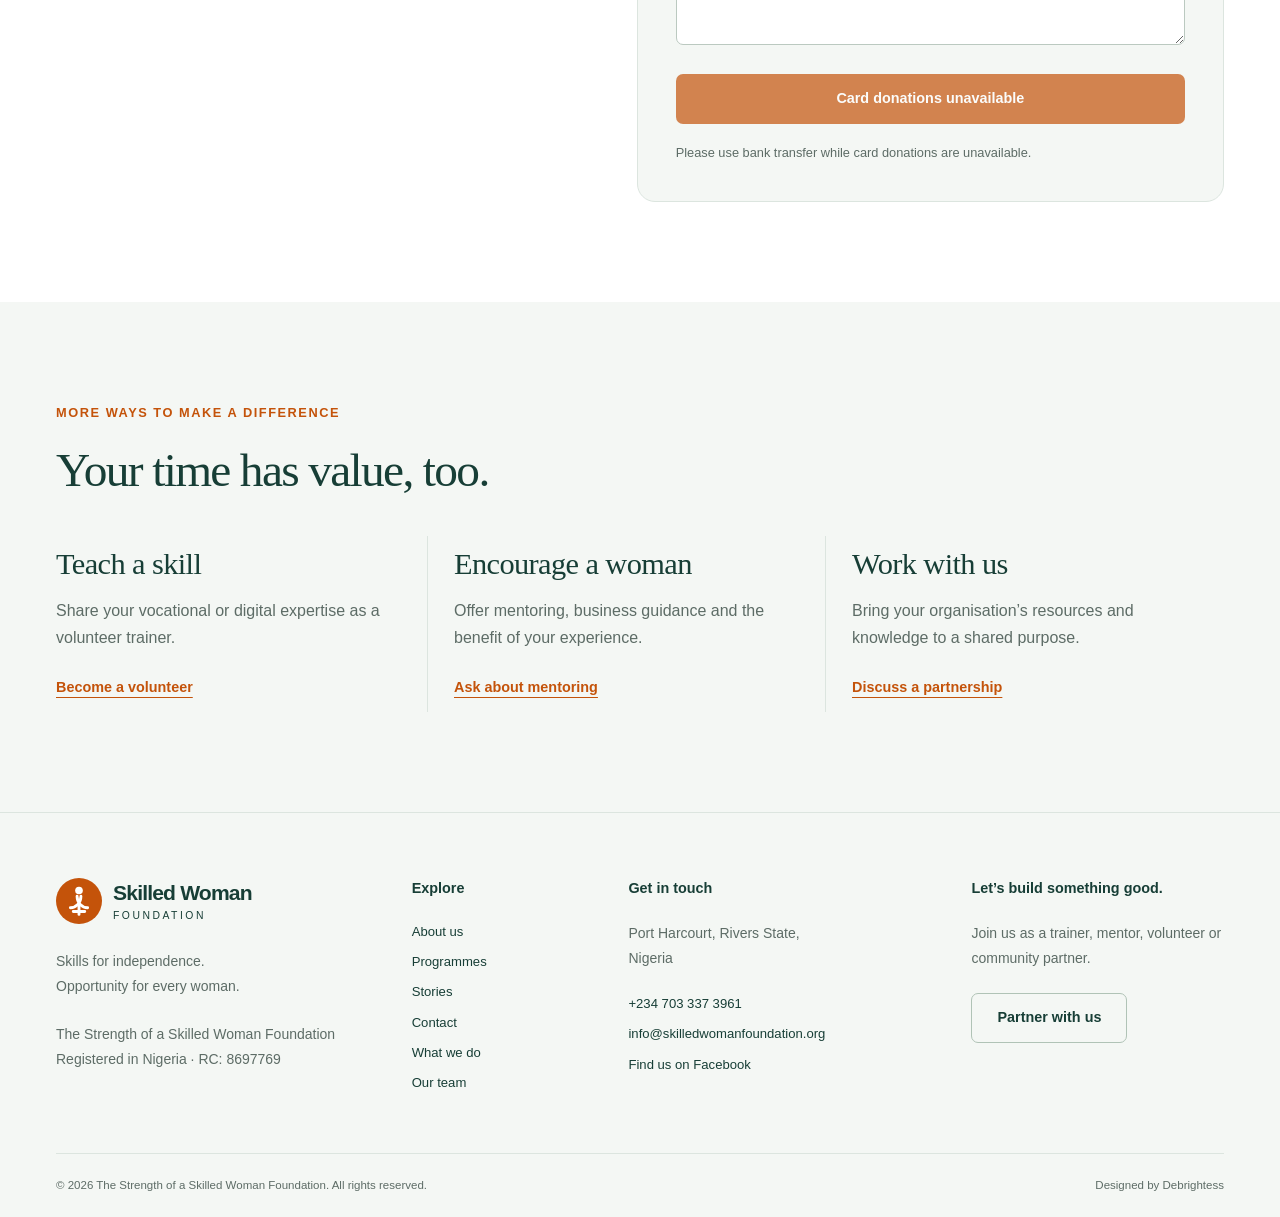
<file: donate.html>
<!doctype html>
<html lang="en-NG">
<head>
<meta charset="utf-8">
<meta name="viewport" content="width=device-width, initial-scale=1">
<meta name="theme-color" content="#123c36">
<title>Support a woman | Skilled Woman Foundation</title>
<meta name="description" content="Support skills, education and entrepreneurship for Nigerian women. Donate by bank transfer to the Skilled Woman Foundation.">
<link rel="canonical" href="https://www.skilledwomanfoundation.org/donate.html">
<meta property="og:type" content="website">
<meta property="og:site_name" content="The Strength of a Skilled Woman Foundation">
<meta property="og:title" content="Support a woman">
<meta property="og:description" content="Support skills, education and entrepreneurship for Nigerian women. Donate by bank transfer to the Skilled Woman Foundation.">
<meta property="og:url" content="https://www.skilledwomanfoundation.org/donate.html">
<meta property="og:image" content="https://www.skilledwomanfoundation.org/img/carousel-1.jpg">
<meta name="twitter:card" content="summary_large_image">
<link rel="icon" type="image/svg+xml" href="favicon.svg">
<link rel="stylesheet" href="css/site.css">
<script type="application/ld+json">{"@context": "https://schema.org", "@type": "NGO", "name": "The Strength of a Skilled Woman Foundation", "url": "https://www.skilledwomanfoundation.org/", "email": "info@skilledwomanfoundation.org", "telephone": "+2347033373961", "foundingDate": "2026-01-26", "address": {"@type": "PostalAddress", "addressLocality": "Port Harcourt", "addressRegion": "Rivers State", "addressCountry": "NG"}}</script>
<script src="js/site.js" defer>
</script>
<script src="js/paystack-donation.js" defer>
</script>
</head>
<body>
<a class="skip-link" href="#main">Skip to content</a>
<div class="topbar">
<div class="wrap">
<span>Rooted in Rivers State. Empowering women across Nigeria.</span>
<a href="mailto:info@skilledwomanfoundation.org">info@skilledwomanfoundation.org</a>
</div>
</div>
<header class="site-header">
<div class="wrap header-inner">
<a class="brand" href="index.html" aria-label="Skilled Woman Foundation home">
<svg class="brand-mark" viewBox="0 0 48 48" fill="none" aria-hidden="true">
<circle cx="24" cy="24" r="24" fill="currentColor"/>
<path d="M15 31c6 0 11-5 11-12M33 31c-6 0-11-5-11-12" stroke="white" stroke-width="3" stroke-linecap="round"/>
<circle cx="24" cy="13" r="4" fill="white"/>
<path d="M24 28v10M18 35h12" stroke="white" stroke-width="3" stroke-linecap="round"/>
</svg>
<span>Skilled Woman<span class="brand-sub">FOUNDATION</span>
</span>
</a>
<button class="menu-toggle" aria-controls="site-nav" aria-expanded="false" hidden>Menu <span aria-hidden="true">☰</span>
</button>
<nav id="site-nav" aria-label="Main navigation">
<a href="index.html">Home</a>
<a href="about.html">About us</a>
<a href="causes.html">Programmes</a>
<a href="testimonial.html">Stories</a>
<a href="contact.html">Contact</a>
<a class="button primary" href="donate.html">Support a woman</a>
</nav>
</div>
</header>
<main id="main">
<section class="page-intro">
<div class="wrap">
<p class="eyebrow">Give towards a stronger future</p>
<h1>Her next chapter<br>could begin with you.</h1>
<p class="lead">Your contribution helps make training, mentoring and opportunity possible. Thank you for being part of her journey.</p>
</div>
</section>
<section class="section">
<div class="wrap donation-layout">
<div>
<p class="eyebrow">Give by bank transfer</p>
<h2>Support her next step.</h2>
<p>You can donate directly to the foundation using the bank details below. Please use your name as the transfer reference.</p>
<div id="bank-details">
<article class="bank-card">
<p class="eyebrow">Naira account · NGN</p>
<h3>UBA <span>United Bank for Africa</span>
</h3>
<p class="bank-name">The Strength of a Skilled Woman Foundation</p>
<div class="account-row">
<strong>1030091912</strong>
<button type="button" class="copy-button" data-copy="1030091912" aria-label="Copy naira account number">Copy number</button>
</div>
</article>
<article class="bank-card">
<p class="eyebrow">Dollar account · USD</p>
<h3>UBA <span>United Bank for Africa</span>
</h3>
<p class="bank-name">The Strength of a Skilled Woman Foundation</p>
<div class="account-row">
<strong>3005125314</strong>
<button type="button" class="copy-button" data-copy="3005125314" aria-label="Copy dollar account number">Copy number</button>
</div>
</article>
</div>
<p class="small">TIN: 2623264352847</p>
<p>After transferring, email <a href="mailto:info@skilledwomanfoundation.org?subject=Donation%20acknowledgement">info@skilledwomanfoundation.org</a> with your name, amount and transfer reference to request an acknowledgement.</p>
<p id="copy-feedback" class="feedback" role="status" hidden>
</p>
</div>
<div class="form-card">
<p class="eyebrow">Give by card</p>
<h2>A gift towards opportunity.</h2>
<p id="payment-availability" class="notice">Card donations are currently unavailable. Please use the bank transfer details on this page or contact our team for help.</p>
<form class="donation-form">
<div class="form-grid">
<div class="field">
<label for="donor-name">Full name</label>
<input id="donor-name" name="name" autocomplete="name" required maxlength="150">
</div>
<div class="field">
<label for="donor-email">Email address</label>
<input id="donor-email" name="email" type="email" autocomplete="email" required maxlength="254">
</div>
</div>
<div class="field">
<label for="donor-phone">Phone number <span>(optional)</span>
</label>
<input type="tel" id="donor-phone" name="phone" autocomplete="tel" maxlength="40">
</div>
<div class="field">
<label for="donation-cause">Support a programme</label>
<select id="donation-cause" name="cause">
<option value="general">Where it’s needed most</option>
<option value="vocational">Vocational skills</option>
<option value="business">Entrepreneurship</option>
<option value="education">Education & literacy</option>
<option value="digital">Digital skills</option>
<option value="health">Health & wellbeing</option>
<option value="advocacy">Rights & advocacy</option>
</select>
</div>
<fieldset>
<legend>Choose an amount (₦)</legend>
<div class="amount-options">
<label for="amount-5000">
<input type="radio" name="amount" id="amount-5000" value="5000" checked>
<span>₦5,000</span>
</label>
<label for="amount-15000">
<input type="radio" name="amount" id="amount-15000" value="15000">
<span>₦15,000</span>
</label>
<label for="amount-30000">
<input type="radio" name="amount" id="amount-30000" value="30000">
<span>₦30,000</span>
</label>
<label for="amount-100000">
<input type="radio" name="amount" id="amount-100000" value="100000">
<span>₦100,000</span>
</label>
</div>
</fieldset>
<div class="field">
<label for="custom-amount">Or enter another amount (₦)</label>
<input type="number" id="custom-amount" name="custom_amount" min="100" step="0.01" inputmode="decimal" placeholder="Minimum ₦100">
</div>
<div class="field">
<label for="donor-message">A message with your gift <span>(optional)</span>
</label>
<textarea id="donor-message" name="message" rows="3" maxlength="1000">
</textarea>
</div>
<button class="button primary full-width" type="submit" disabled>Card donations unavailable</button>
<p class="small">Please use bank transfer while card donations are unavailable.</p>
<p class="feedback donation-feedback" role="status" hidden>
</p>
</form>
<noscript>
<p>Use the bank transfer details to make a donation. Card payments require JavaScript.</p>
</noscript>
</div>
</div>
</section>
<section class="section soft">
<div class="wrap">
<p class="eyebrow">More ways to make a difference</p>
<h2>Your time has value, too.</h2>
<div class="grid involve-grid">
<article>
<h3>Teach a skill</h3>
<p>Share your vocational or digital expertise as a volunteer trainer.</p>
<a class="text-link" href="contact.html?interest=Volunteer">Become a volunteer</a>
</article>
<article>
<h3>Encourage a woman</h3>
<p>Offer mentoring, business guidance and the benefit of your experience.</p>
<a class="text-link" href="contact.html?interest=Volunteer">Ask about mentoring</a>
</article>
<article>
<h3>Work with us</h3>
<p>Bring your organisation’s resources and knowledge to a shared purpose.</p>
<a class="text-link" href="contact.html?interest=Partnership">Discuss a partnership</a>
</article>
</div>
</div>
</section>
</main>
<footer class="site-footer">
<div class="wrap footer-grid">
<div>
<a class="brand" href="index.html">
<svg class="brand-mark" viewBox="0 0 48 48" fill="none" aria-hidden="true">
<circle cx="24" cy="24" r="24" fill="currentColor"/>
<path d="M15 31c6 0 11-5 11-12M33 31c-6 0-11-5-11-12" stroke="white" stroke-width="3" stroke-linecap="round"/>
<circle cx="24" cy="13" r="4" fill="white"/>
<path d="M24 28v10M18 35h12" stroke="white" stroke-width="3" stroke-linecap="round"/>
</svg>
<span>Skilled Woman<span class="brand-sub">FOUNDATION</span>
</span>
</a>
<p>Skills for independence.<br>Opportunity for every woman.</p>
<p class="small">The Strength of a Skilled Woman Foundation<br>Registered in Nigeria · RC: 8697769</p>
</div>
<div>
<h2>Explore</h2>
<a href="about.html">About us</a>
<a href="causes.html">Programmes</a>
<a href="testimonial.html">Stories</a>
<a href="contact.html">Contact</a>
<a href="service.html">What we do</a>
<a href="team.html">Our team</a>
</div>
<div>
<h2>Get in touch</h2>
<p>Port Harcourt, Rivers State,<br>Nigeria</p>
<a href="tel:+2347033373961">+234 703 337 3961</a>
<a href="mailto:info@skilledwomanfoundation.org">info@skilledwomanfoundation.org</a>
<a href="https://www.facebook.com/share/19Dz1JY52w/" target="_blank" rel="noopener noreferrer">Find us on Facebook</a>
</div>
<div>
<h2>Let’s build something good.</h2>
<p>Join us as a trainer, mentor, volunteer or community partner.</p>
<a class="button outline-light" href="contact.html?interest=Partnership">Partner with us</a>
</div>
</div>
<div class="wrap footer-bottom">
<span>© <span data-year>2026</span> The Strength of a Skilled Woman Foundation. All rights reserved.</span>
<span>Designed by Debrightess</span>
</div>
</footer>
<button class="back-top" aria-label="Back to top" hidden>↑</button>
</body>
</html>
</file>
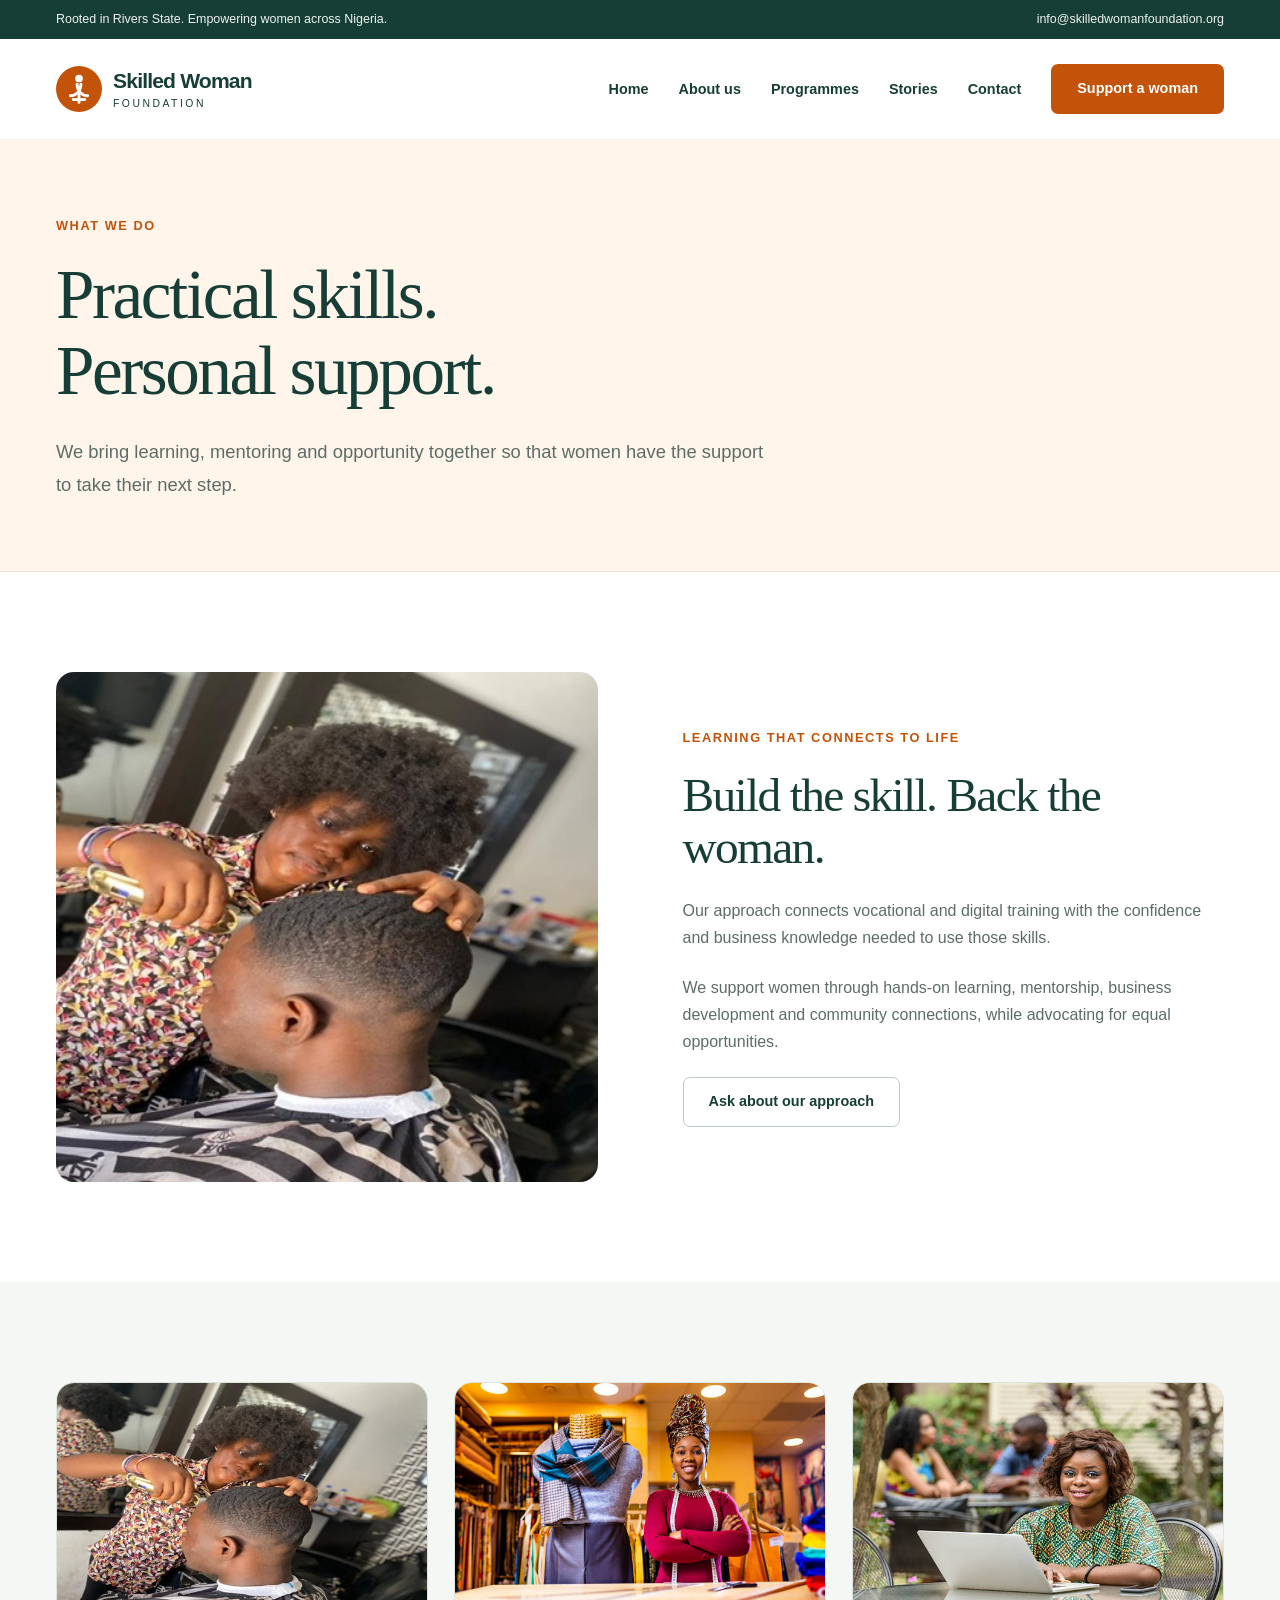
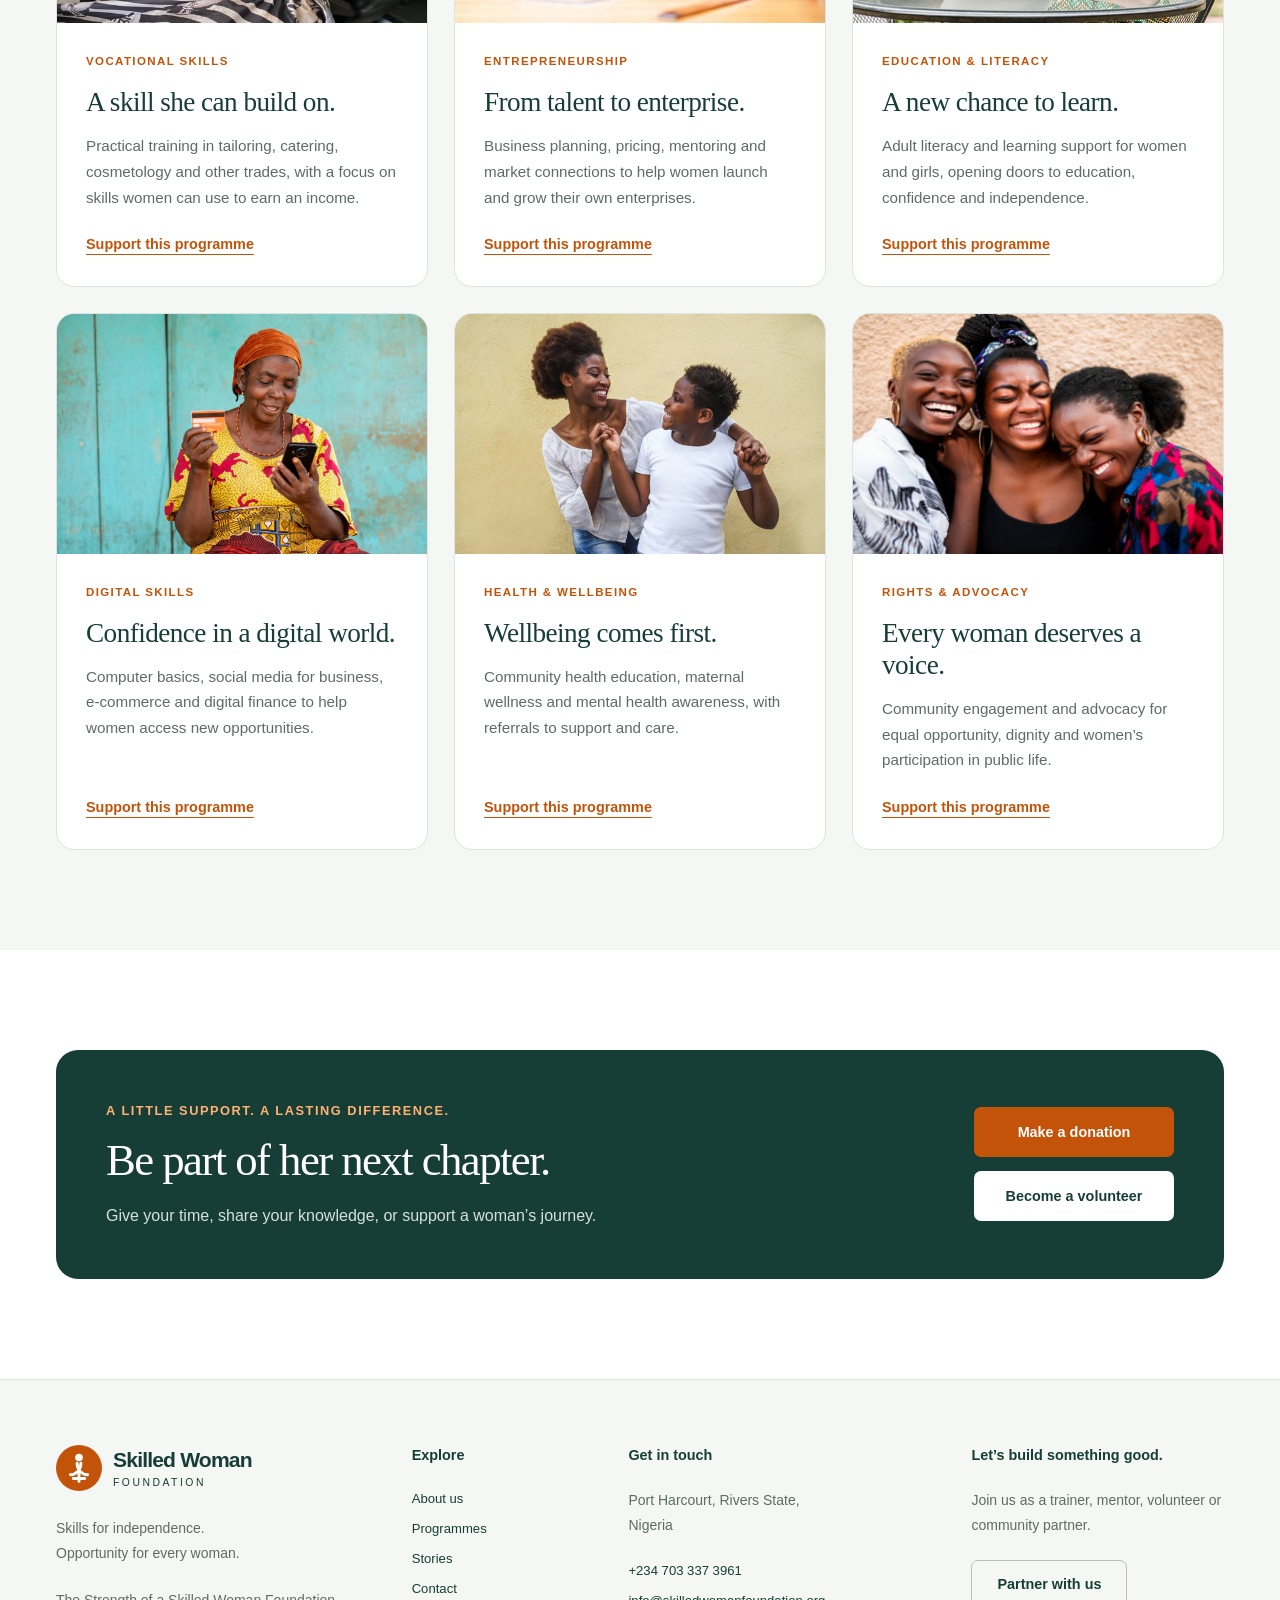
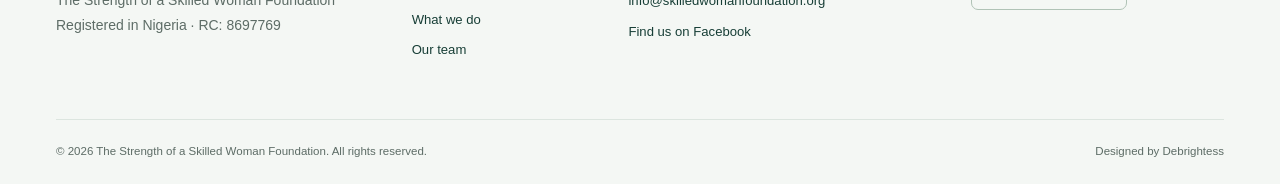
<file: service.html>
<!doctype html>
<html lang="en-NG">
<head>
<meta charset="utf-8">
<meta name="viewport" content="width=device-width, initial-scale=1">
<meta name="theme-color" content="#123c36">
<title>What we do | Skilled Woman Foundation</title>
<meta name="description" content="Discover how training, mentoring and business support help Nigerian women move towards independence.">
<link rel="canonical" href="https://www.skilledwomanfoundation.org/service.html">
<meta property="og:type" content="website">
<meta property="og:site_name" content="The Strength of a Skilled Woman Foundation">
<meta property="og:title" content="What we do">
<meta property="og:description" content="Discover how training, mentoring and business support help Nigerian women move towards independence.">
<meta property="og:url" content="https://www.skilledwomanfoundation.org/service.html">
<meta property="og:image" content="https://www.skilledwomanfoundation.org/img/carousel-1.jpg">
<meta name="twitter:card" content="summary_large_image">
<link rel="icon" type="image/svg+xml" href="favicon.svg">
<link rel="stylesheet" href="css/site.css">
<script type="application/ld+json">{"@context": "https://schema.org", "@type": "NGO", "name": "The Strength of a Skilled Woman Foundation", "url": "https://www.skilledwomanfoundation.org/", "email": "info@skilledwomanfoundation.org", "telephone": "+2347033373961", "foundingDate": "2026-01-26", "address": {"@type": "PostalAddress", "addressLocality": "Port Harcourt", "addressRegion": "Rivers State", "addressCountry": "NG"}}</script>
<script src="js/site.js" defer>
</script>
</head>
<body>
<a class="skip-link" href="#main">Skip to content</a>
<div class="topbar">
<div class="wrap">
<span>Rooted in Rivers State. Empowering women across Nigeria.</span>
<a href="mailto:info@skilledwomanfoundation.org">info@skilledwomanfoundation.org</a>
</div>
</div>
<header class="site-header">
<div class="wrap header-inner">
<a class="brand" href="index.html" aria-label="Skilled Woman Foundation home">
<svg class="brand-mark" viewBox="0 0 48 48" fill="none" aria-hidden="true">
<circle cx="24" cy="24" r="24" fill="currentColor"/>
<path d="M15 31c6 0 11-5 11-12M33 31c-6 0-11-5-11-12" stroke="white" stroke-width="3" stroke-linecap="round"/>
<circle cx="24" cy="13" r="4" fill="white"/>
<path d="M24 28v10M18 35h12" stroke="white" stroke-width="3" stroke-linecap="round"/>
</svg>
<span>Skilled Woman<span class="brand-sub">FOUNDATION</span>
</span>
</a>
<button class="menu-toggle" aria-controls="site-nav" aria-expanded="false" hidden>Menu <span aria-hidden="true">☰</span>
</button>
<nav id="site-nav" aria-label="Main navigation">
<a href="index.html">Home</a>
<a href="about.html">About us</a>
<a href="causes.html">Programmes</a>
<a href="testimonial.html">Stories</a>
<a href="contact.html">Contact</a>
<a class="button primary" href="donate.html">Support a woman</a>
</nav>
</div>
</header>
<main id="main">
<section class="page-intro">
<div class="wrap">
<p class="eyebrow">What we do</p>
<h1>Practical skills.<br>Personal support.</h1>
<p class="lead">We bring learning, mentoring and opportunity together so that women have the support to take their next step.</p>
</div>
</section>
<section class="section">
<div class="wrap split">
<div>
<img src="img/courses-1.jpg" alt="A woman developing hairdressing skills" class="rounded-photo" loading="lazy" decoding="async" width="612" height="408">
</div>
<div>
<p class="eyebrow">Learning that connects to life</p>
<h2>Build the skill. Back the woman.</h2>
<p>Our approach connects vocational and digital training with the confidence and business knowledge needed to use those skills.</p>
<p>We support women through hands-on learning, mentorship, business development and community connections, while advocating for equal opportunities.</p>
<a class="button secondary" href="contact.html?interest=Programme%20enquiry">Ask about our approach</a>
</div>
</div>
</section>
<section class="section soft">
<div class="wrap">
<div class="grid programme-grid">
<article class="programme-card" id="vocational">
<a class="card-image" href="donate.html?cause=vocational" tabindex="-1" aria-hidden="true">
<img src="img/courses-1.jpg" alt="A woman practising hairdressing" class="" loading="lazy" decoding="async" width="612" height="408">
</a>
<div class="card-body">
<p class="eyebrow">Vocational skills</p>
<h2 class="card-title">A skill she can build on.</h2>
<p>Practical training in tailoring, catering, cosmetology and other trades, with a focus on skills women can use to earn an income.</p>
<a class="text-link" href="donate.html?cause=vocational">Support this programme</a>
</div>
</article>
<article class="programme-card" id="business">
<a class="card-image" href="donate.html?cause=business" tabindex="-1" aria-hidden="true">
<img src="img/courses-2.jpg" alt="A woman in her clothing shop" class="" loading="lazy" decoding="async" width="612" height="408">
</a>
<div class="card-body">
<p class="eyebrow">Entrepreneurship</p>
<h2 class="card-title">From talent to enterprise.</h2>
<p>Business planning, pricing, mentoring and market connections to help women launch and grow their own enterprises.</p>
<a class="text-link" href="donate.html?cause=business">Support this programme</a>
</div>
</article>
<article class="programme-card" id="education">
<a class="card-image" href="donate.html?cause=education" tabindex="-1" aria-hidden="true">
<img src="img/courses-3.jpg" alt="A woman learning with a laptop" class="" loading="lazy" decoding="async" width="612" height="408">
</a>
<div class="card-body">
<p class="eyebrow">Education & literacy</p>
<h2 class="card-title">A new chance to learn.</h2>
<p>Adult literacy and learning support for women and girls, opening doors to education, confidence and independence.</p>
<a class="text-link" href="donate.html?cause=education">Support this programme</a>
</div>
</article>
<article class="programme-card" id="digital">
<a class="card-image" href="donate.html?cause=digital" tabindex="-1" aria-hidden="true">
<img src="img/istockphoto-1466968758-612x612.jpg" alt="A woman using a mobile phone" class="" loading="lazy" decoding="async" width="612" height="408">
</a>
<div class="card-body">
<p class="eyebrow">Digital skills</p>
<h2 class="card-title">Confidence in a digital world.</h2>
<p>Computer basics, social media for business, e-commerce and digital finance to help women access new opportunities.</p>
<a class="text-link" href="donate.html?cause=digital">Support this programme</a>
</div>
</article>
<article class="programme-card" id="health">
<a class="card-image" href="donate.html?cause=health" tabindex="-1" aria-hidden="true">
<img src="img/istockphoto-1220937938-612x612.jpg" alt="Two women sharing a conversation" class="" loading="lazy" decoding="async" width="612" height="408">
</a>
<div class="card-body">
<p class="eyebrow">Health & wellbeing</p>
<h2 class="card-title">Wellbeing comes first.</h2>
<p>Community health education, maternal wellness and mental health awareness, with referrals to support and care.</p>
<a class="text-link" href="donate.html?cause=health">Support this programme</a>
</div>
</article>
<article class="programme-card" id="advocacy">
<a class="card-image" href="donate.html?cause=advocacy" tabindex="-1" aria-hidden="true">
<img src="img/carousel-1.jpg" alt="Women standing together" class="" loading="lazy" decoding="async" width="1920" height="1080">
</a>
<div class="card-body">
<p class="eyebrow">Rights & advocacy</p>
<h2 class="card-title">Every woman deserves a voice.</h2>
<p>Community engagement and advocacy for equal opportunity, dignity and women’s participation in public life.</p>
<a class="text-link" href="donate.html?cause=advocacy">Support this programme</a>
</div>
</article>
</div>
</div>
</section>
<section class="section">
<div class="wrap cta-band">
<div>
<p class="eyebrow">A little support. A lasting difference.</p>
<h2>Be part of her next chapter.</h2>
<p>Give your time, share your knowledge, or support a woman’s journey.</p>
</div>
<div class="actions">
<a class="button primary" href="donate.html">Make a donation</a>
<a class="button light" href="contact.html?interest=Volunteer">Become a volunteer</a>
</div>
</div>
</section>
</main>
<footer class="site-footer">
<div class="wrap footer-grid">
<div>
<a class="brand" href="index.html">
<svg class="brand-mark" viewBox="0 0 48 48" fill="none" aria-hidden="true">
<circle cx="24" cy="24" r="24" fill="currentColor"/>
<path d="M15 31c6 0 11-5 11-12M33 31c-6 0-11-5-11-12" stroke="white" stroke-width="3" stroke-linecap="round"/>
<circle cx="24" cy="13" r="4" fill="white"/>
<path d="M24 28v10M18 35h12" stroke="white" stroke-width="3" stroke-linecap="round"/>
</svg>
<span>Skilled Woman<span class="brand-sub">FOUNDATION</span>
</span>
</a>
<p>Skills for independence.<br>Opportunity for every woman.</p>
<p class="small">The Strength of a Skilled Woman Foundation<br>Registered in Nigeria · RC: 8697769</p>
</div>
<div>
<h2>Explore</h2>
<a href="about.html">About us</a>
<a href="causes.html">Programmes</a>
<a href="testimonial.html">Stories</a>
<a href="contact.html">Contact</a>
<a href="service.html">What we do</a>
<a href="team.html">Our team</a>
</div>
<div>
<h2>Get in touch</h2>
<p>Port Harcourt, Rivers State,<br>Nigeria</p>
<a href="tel:+2347033373961">+234 703 337 3961</a>
<a href="mailto:info@skilledwomanfoundation.org">info@skilledwomanfoundation.org</a>
<a href="https://www.facebook.com/share/19Dz1JY52w/" target="_blank" rel="noopener noreferrer">Find us on Facebook</a>
</div>
<div>
<h2>Let’s build something good.</h2>
<p>Join us as a trainer, mentor, volunteer or community partner.</p>
<a class="button outline-light" href="contact.html?interest=Partnership">Partner with us</a>
</div>
</div>
<div class="wrap footer-bottom">
<span>© <span data-year>2026</span> The Strength of a Skilled Woman Foundation. All rights reserved.</span>
<span>Designed by Debrightess</span>
</div>
</footer>
<button class="back-top" aria-label="Back to top" hidden>↑</button>
</body>
</html>
</file>
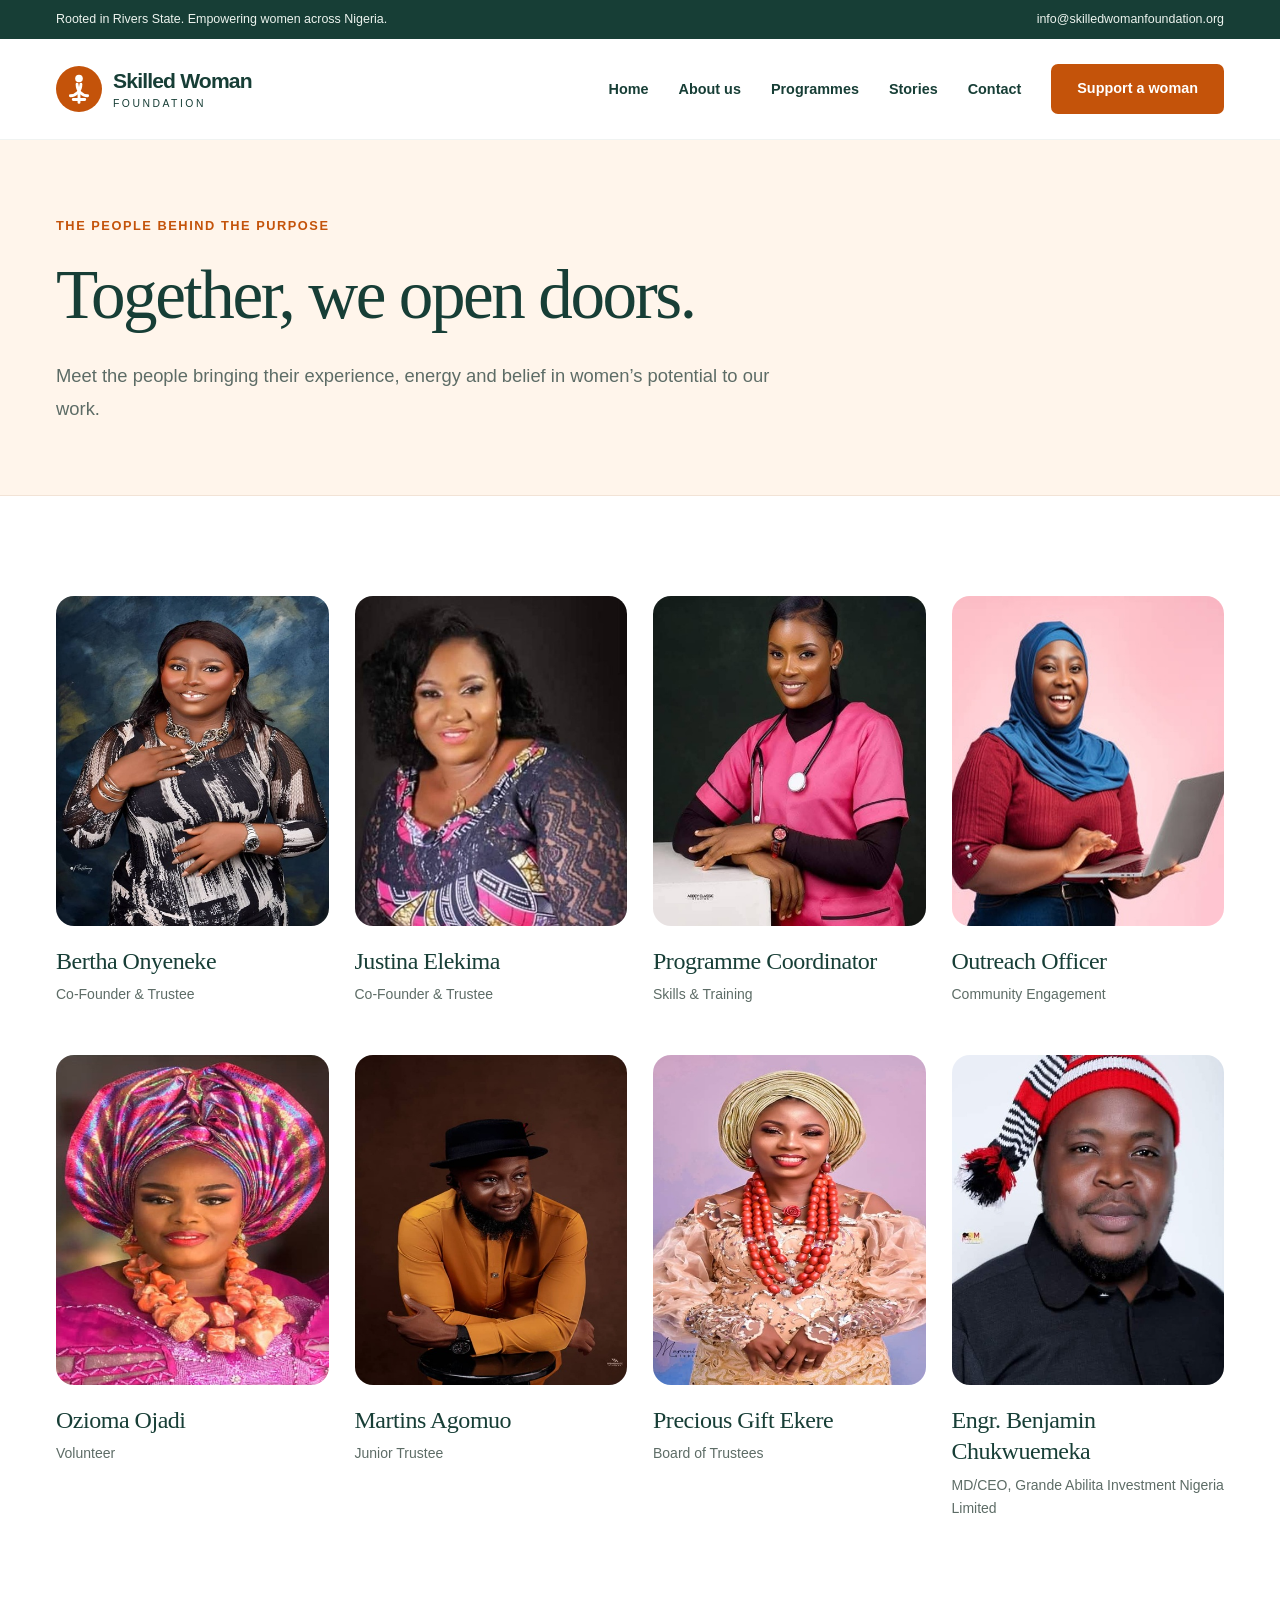
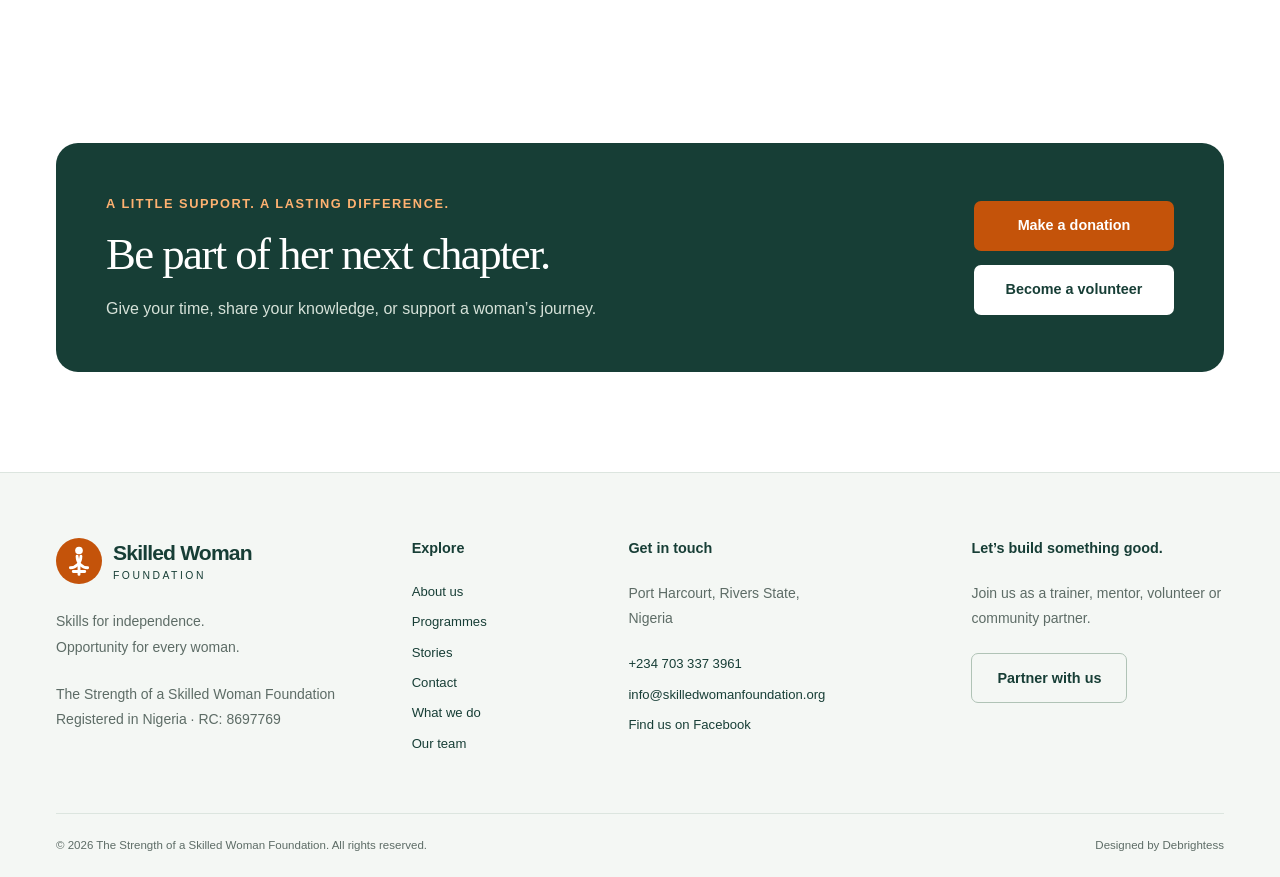
<file: team.html>
<!doctype html>
<html lang="en-NG">
<head>
<meta charset="utf-8">
<meta name="viewport" content="width=device-width, initial-scale=1">
<meta name="theme-color" content="#123c36">
<title>Our team | Skilled Woman Foundation</title>
<meta name="description" content="Meet the trustees, team members and volunteers behind the Skilled Woman Foundation.">
<link rel="canonical" href="https://www.skilledwomanfoundation.org/team.html">
<meta property="og:type" content="website">
<meta property="og:site_name" content="The Strength of a Skilled Woman Foundation">
<meta property="og:title" content="Our team">
<meta property="og:description" content="Meet the trustees, team members and volunteers behind the Skilled Woman Foundation.">
<meta property="og:url" content="https://www.skilledwomanfoundation.org/team.html">
<meta property="og:image" content="https://www.skilledwomanfoundation.org/img/carousel-1.jpg">
<meta name="twitter:card" content="summary_large_image">
<link rel="icon" type="image/svg+xml" href="favicon.svg">
<link rel="stylesheet" href="css/site.css">
<script type="application/ld+json">{"@context": "https://schema.org", "@type": "NGO", "name": "The Strength of a Skilled Woman Foundation", "url": "https://www.skilledwomanfoundation.org/", "email": "info@skilledwomanfoundation.org", "telephone": "+2347033373961", "foundingDate": "2026-01-26", "address": {"@type": "PostalAddress", "addressLocality": "Port Harcourt", "addressRegion": "Rivers State", "addressCountry": "NG"}}</script>
<script src="js/site.js" defer>
</script>
</head>
<body>
<a class="skip-link" href="#main">Skip to content</a>
<div class="topbar">
<div class="wrap">
<span>Rooted in Rivers State. Empowering women across Nigeria.</span>
<a href="mailto:info@skilledwomanfoundation.org">info@skilledwomanfoundation.org</a>
</div>
</div>
<header class="site-header">
<div class="wrap header-inner">
<a class="brand" href="index.html" aria-label="Skilled Woman Foundation home">
<svg class="brand-mark" viewBox="0 0 48 48" fill="none" aria-hidden="true">
<circle cx="24" cy="24" r="24" fill="currentColor"/>
<path d="M15 31c6 0 11-5 11-12M33 31c-6 0-11-5-11-12" stroke="white" stroke-width="3" stroke-linecap="round"/>
<circle cx="24" cy="13" r="4" fill="white"/>
<path d="M24 28v10M18 35h12" stroke="white" stroke-width="3" stroke-linecap="round"/>
</svg>
<span>Skilled Woman<span class="brand-sub">FOUNDATION</span>
</span>
</a>
<button class="menu-toggle" aria-controls="site-nav" aria-expanded="false" hidden>Menu <span aria-hidden="true">☰</span>
</button>
<nav id="site-nav" aria-label="Main navigation">
<a href="index.html">Home</a>
<a href="about.html">About us</a>
<a href="causes.html">Programmes</a>
<a href="testimonial.html">Stories</a>
<a href="contact.html">Contact</a>
<a class="button primary" href="donate.html">Support a woman</a>
</nav>
</div>
</header>
<main id="main">
<section class="page-intro">
<div class="wrap">
<p class="eyebrow">The people behind the purpose</p>
<h1>Together, we open doors.</h1>
<p class="lead">Meet the people bringing their experience, energy and belief in women’s potential to our work.</p>
</div>
</section>
<section class="section">
<div class="wrap">
<div class="grid team-grid">
<article class="team-card">
<img src="img/team-1.jpg" alt="Bertha Onyeneke" class="" loading="lazy" decoding="async" width="550" height="600">
<h3>Bertha Onyeneke</h3>
<p>Co-Founder & Trustee</p>
</article>
<article class="team-card">
<img src="img/team-2.jpg" alt="Justina Elekima" class="" loading="lazy" decoding="async" width="550" height="600">
<h3>Justina Elekima</h3>
<p>Co-Founder & Trustee</p>
</article>
<article class="team-card">
<img src="img/team-3.jpg" alt="Programme Coordinator" class="" loading="lazy" decoding="async" width="550" height="600">
<h3>Programme Coordinator</h3>
<p>Skills & Training</p>
</article>
<article class="team-card">
<img src="img/team-4.jpg" alt="Outreach Officer" class="" loading="lazy" decoding="async" width="550" height="600">
<h3>Outreach Officer</h3>
<p>Community Engagement</p>
</article>
<article class="team-card">
<img src="img/team-8.jpeg" alt="Ozioma Ojadi" class="" loading="lazy" decoding="async" width="550" height="600">
<h3>Ozioma Ojadi</h3>
<p>Volunteer</p>
</article>
<article class="team-card">
<img src="img/team-7.jpeg" alt="Martins Agomuo" class="" loading="lazy" decoding="async" width="550" height="600">
<h3>Martins Agomuo</h3>
<p>Junior Trustee</p>
</article>
<article class="team-card">
<img src="img/team-6.jpeg" alt="Precious Gift Ekere" class="" loading="lazy" decoding="async" width="550" height="600">
<h3>Precious Gift Ekere</h3>
<p>Board of Trustees</p>
</article>
<article class="team-card">
<img src="img/team-5.jpeg" alt="Engr. Benjamin Chukwuemeka" class="" loading="lazy" decoding="async" width="550" height="600">
<h3>Engr. Benjamin Chukwuemeka</h3>
<p>MD/CEO, Grande Abilita Investment Nigeria Limited</p>
</article>
</div>
</div>
</section>
<section class="section">
<div class="wrap cta-band">
<div>
<p class="eyebrow">A little support. A lasting difference.</p>
<h2>Be part of her next chapter.</h2>
<p>Give your time, share your knowledge, or support a woman’s journey.</p>
</div>
<div class="actions">
<a class="button primary" href="donate.html">Make a donation</a>
<a class="button light" href="contact.html?interest=Volunteer">Become a volunteer</a>
</div>
</div>
</section>
</main>
<footer class="site-footer">
<div class="wrap footer-grid">
<div>
<a class="brand" href="index.html">
<svg class="brand-mark" viewBox="0 0 48 48" fill="none" aria-hidden="true">
<circle cx="24" cy="24" r="24" fill="currentColor"/>
<path d="M15 31c6 0 11-5 11-12M33 31c-6 0-11-5-11-12" stroke="white" stroke-width="3" stroke-linecap="round"/>
<circle cx="24" cy="13" r="4" fill="white"/>
<path d="M24 28v10M18 35h12" stroke="white" stroke-width="3" stroke-linecap="round"/>
</svg>
<span>Skilled Woman<span class="brand-sub">FOUNDATION</span>
</span>
</a>
<p>Skills for independence.<br>Opportunity for every woman.</p>
<p class="small">The Strength of a Skilled Woman Foundation<br>Registered in Nigeria · RC: 8697769</p>
</div>
<div>
<h2>Explore</h2>
<a href="about.html">About us</a>
<a href="causes.html">Programmes</a>
<a href="testimonial.html">Stories</a>
<a href="contact.html">Contact</a>
<a href="service.html">What we do</a>
<a href="team.html">Our team</a>
</div>
<div>
<h2>Get in touch</h2>
<p>Port Harcourt, Rivers State,<br>Nigeria</p>
<a href="tel:+2347033373961">+234 703 337 3961</a>
<a href="mailto:info@skilledwomanfoundation.org">info@skilledwomanfoundation.org</a>
<a href="https://www.facebook.com/share/19Dz1JY52w/" target="_blank" rel="noopener noreferrer">Find us on Facebook</a>
</div>
<div>
<h2>Let’s build something good.</h2>
<p>Join us as a trainer, mentor, volunteer or community partner.</p>
<a class="button outline-light" href="contact.html?interest=Partnership">Partner with us</a>
</div>
</div>
<div class="wrap footer-bottom">
<span>© <span data-year>2026</span> The Strength of a Skilled Woman Foundation. All rights reserved.</span>
<span>Designed by Debrightess</span>
</div>
</footer>
<button class="back-top" aria-label="Back to top" hidden>↑</button>
</body>
</html>
</file>
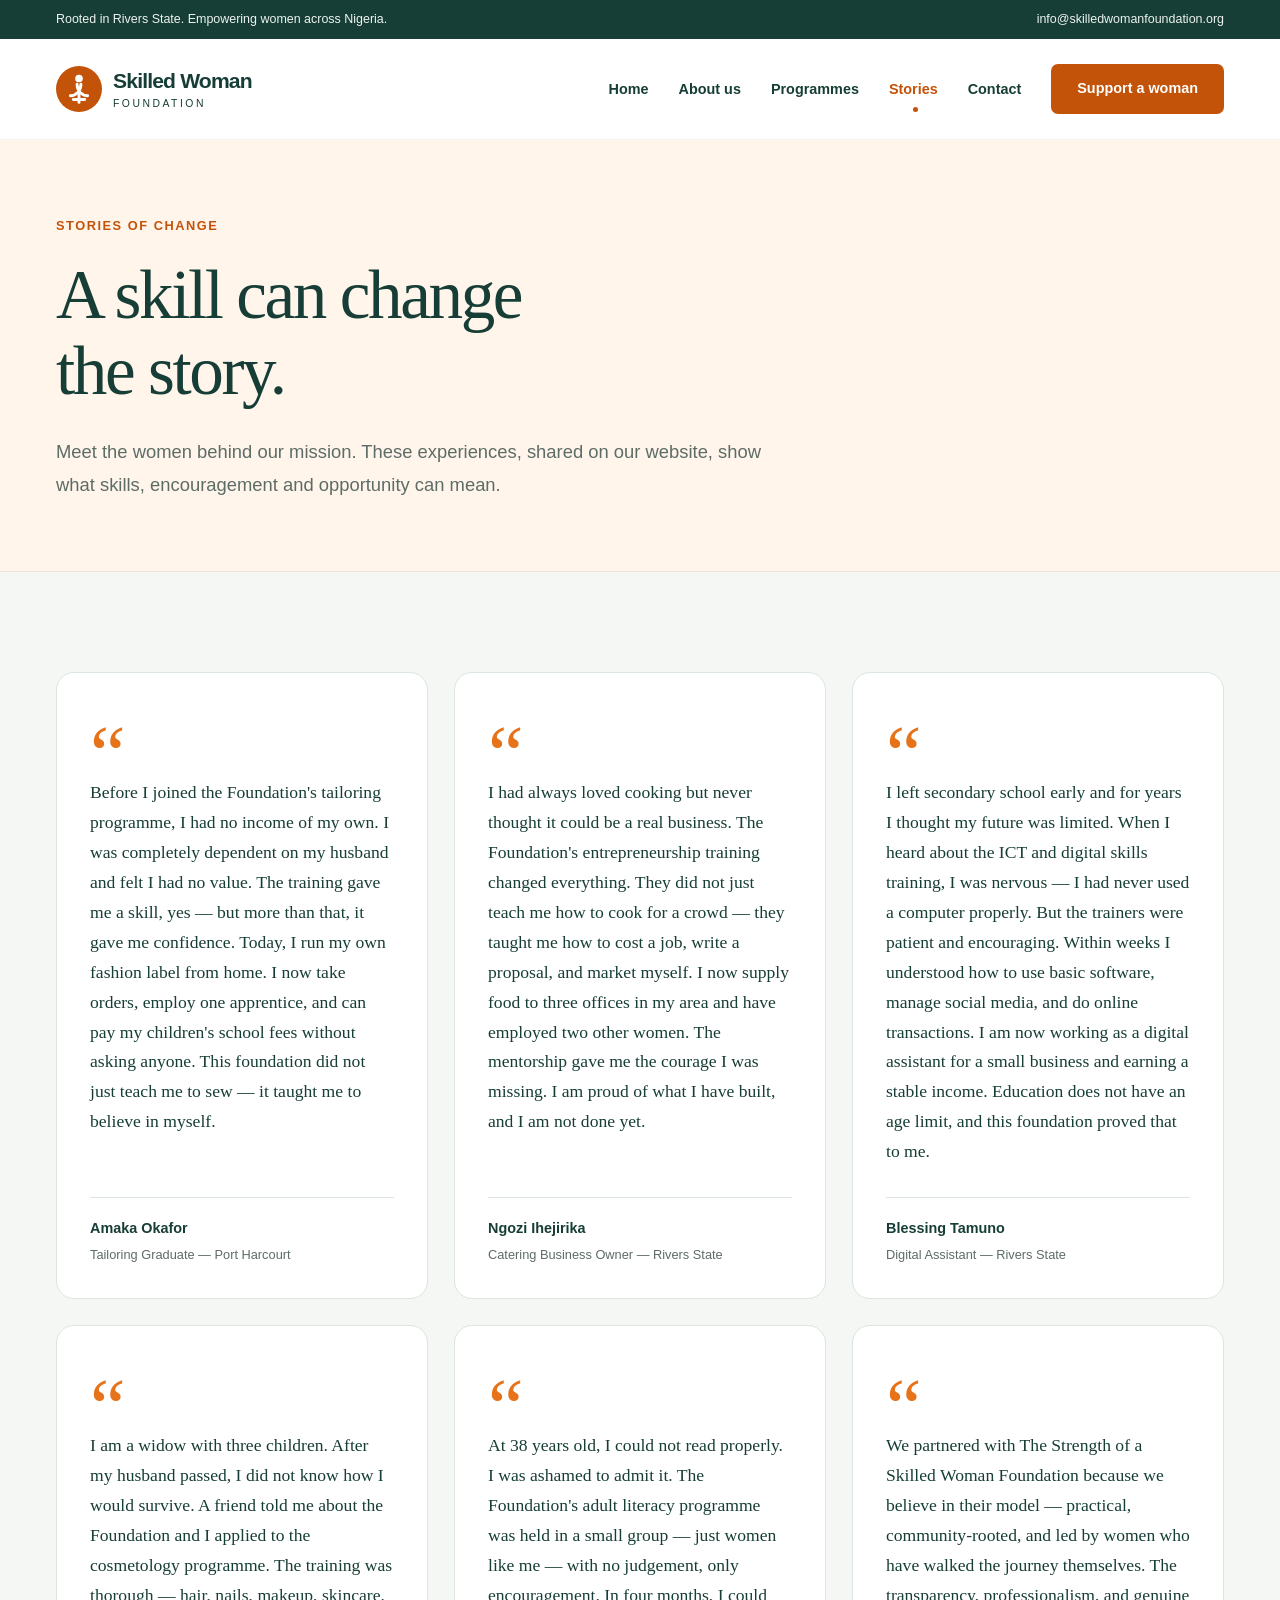
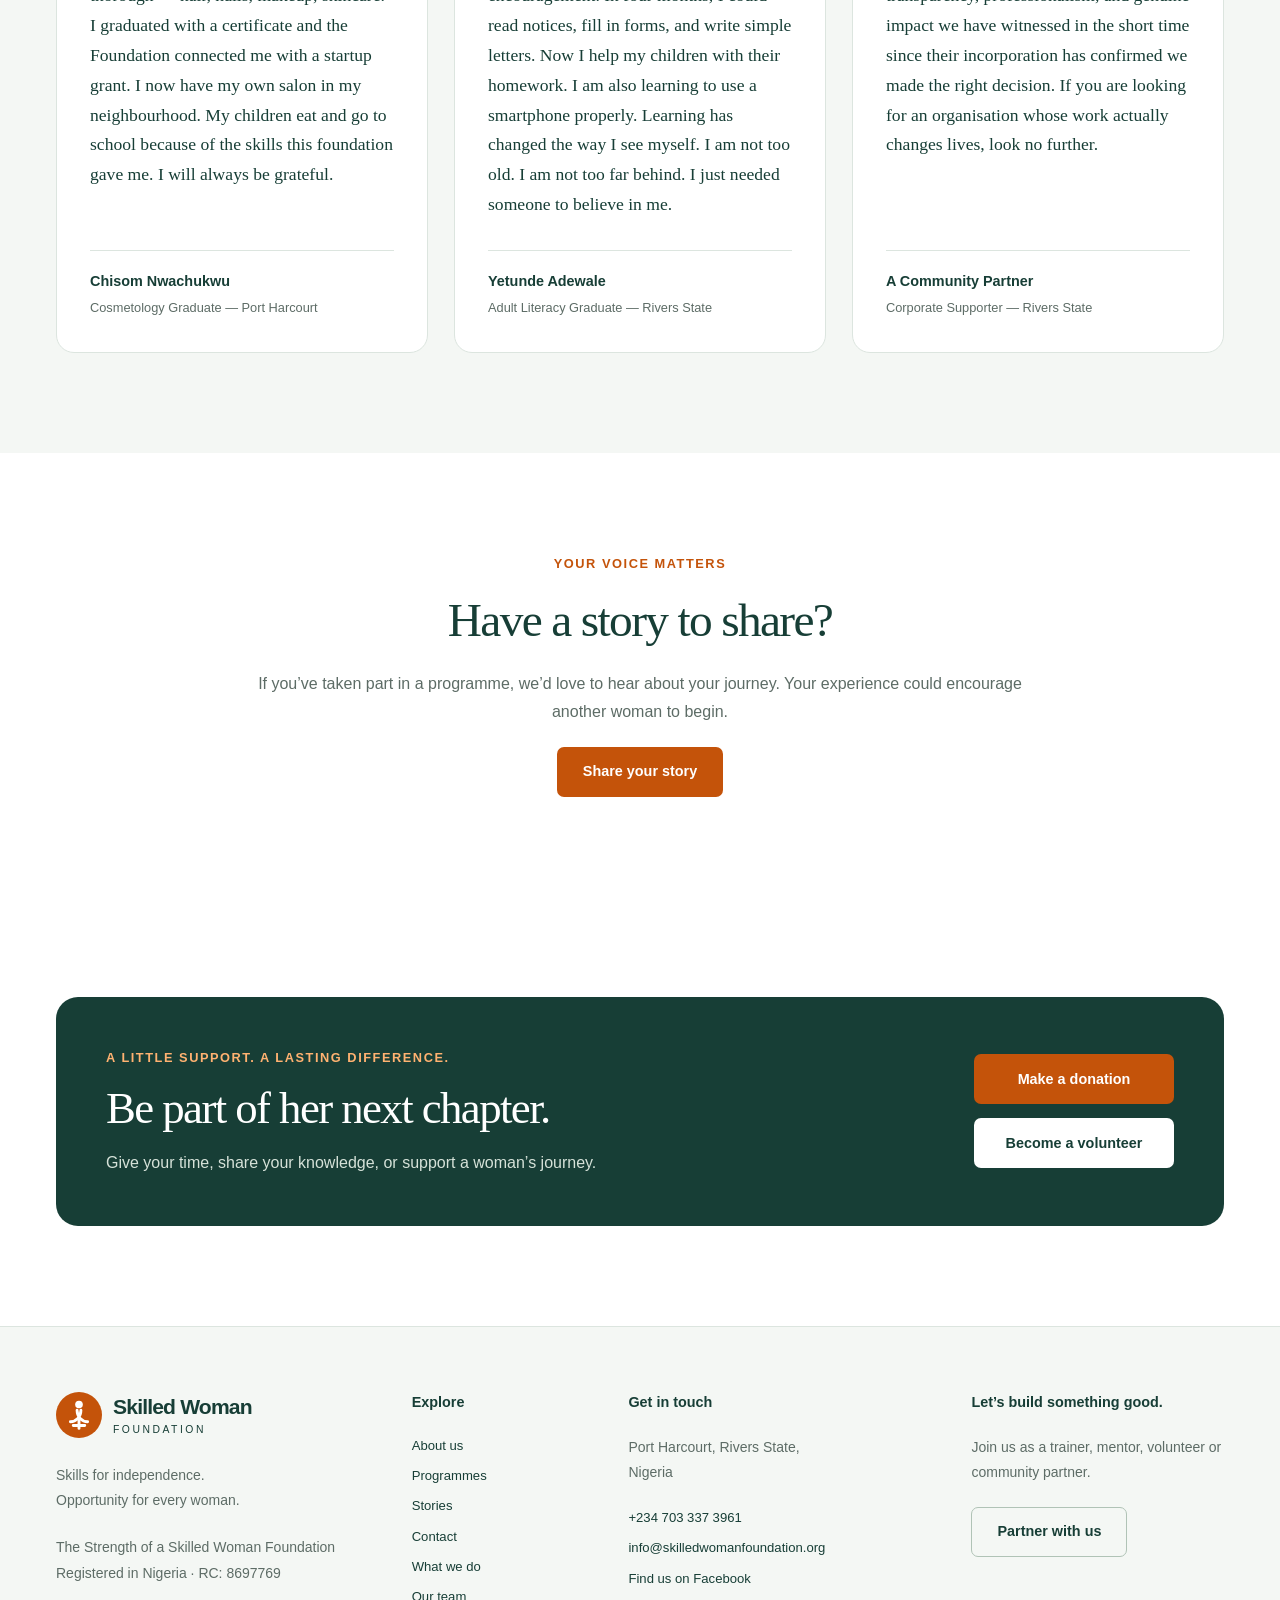
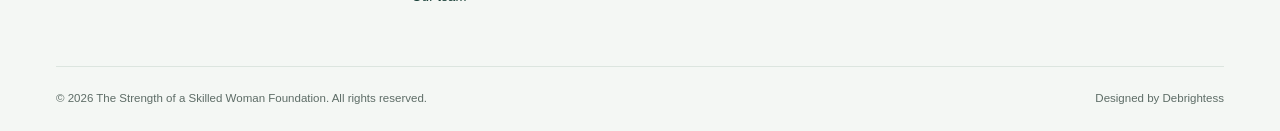
<file: testimonial.html>
<!doctype html>
<html lang="en-NG">
<head>
<meta charset="utf-8">
<meta name="viewport" content="width=device-width, initial-scale=1">
<meta name="theme-color" content="#123c36">
<title>Stories of change | Skilled Woman Foundation</title>
<meta name="description" content="Read the experiences shared by women and partners of the Skilled Woman Foundation.">
<link rel="canonical" href="https://www.skilledwomanfoundation.org/testimonial.html">
<meta property="og:type" content="website">
<meta property="og:site_name" content="The Strength of a Skilled Woman Foundation">
<meta property="og:title" content="Stories of change">
<meta property="og:description" content="Read the experiences shared by women and partners of the Skilled Woman Foundation.">
<meta property="og:url" content="https://www.skilledwomanfoundation.org/testimonial.html">
<meta property="og:image" content="https://www.skilledwomanfoundation.org/img/carousel-1.jpg">
<meta name="twitter:card" content="summary_large_image">
<link rel="icon" type="image/svg+xml" href="favicon.svg">
<link rel="stylesheet" href="css/site.css">
<script type="application/ld+json">{"@context": "https://schema.org", "@type": "NGO", "name": "The Strength of a Skilled Woman Foundation", "url": "https://www.skilledwomanfoundation.org/", "email": "info@skilledwomanfoundation.org", "telephone": "+2347033373961", "foundingDate": "2026-01-26", "address": {"@type": "PostalAddress", "addressLocality": "Port Harcourt", "addressRegion": "Rivers State", "addressCountry": "NG"}}</script>
<script src="js/site.js" defer>
</script>
</head>
<body>
<a class="skip-link" href="#main">Skip to content</a>
<div class="topbar">
<div class="wrap">
<span>Rooted in Rivers State. Empowering women across Nigeria.</span>
<a href="mailto:info@skilledwomanfoundation.org">info@skilledwomanfoundation.org</a>
</div>
</div>
<header class="site-header">
<div class="wrap header-inner">
<a class="brand" href="index.html" aria-label="Skilled Woman Foundation home">
<svg class="brand-mark" viewBox="0 0 48 48" fill="none" aria-hidden="true">
<circle cx="24" cy="24" r="24" fill="currentColor"/>
<path d="M15 31c6 0 11-5 11-12M33 31c-6 0-11-5-11-12" stroke="white" stroke-width="3" stroke-linecap="round"/>
<circle cx="24" cy="13" r="4" fill="white"/>
<path d="M24 28v10M18 35h12" stroke="white" stroke-width="3" stroke-linecap="round"/>
</svg>
<span>Skilled Woman<span class="brand-sub">FOUNDATION</span>
</span>
</a>
<button class="menu-toggle" aria-controls="site-nav" aria-expanded="false" hidden>Menu <span aria-hidden="true">☰</span>
</button>
<nav id="site-nav" aria-label="Main navigation">
<a href="index.html">Home</a>
<a href="about.html">About us</a>
<a href="causes.html">Programmes</a>
<a href="testimonial.html" aria-current="page">Stories</a>
<a href="contact.html">Contact</a>
<a class="button primary" href="donate.html">Support a woman</a>
</nav>
</div>
</header>
<main id="main">
<section class="page-intro">
<div class="wrap">
<p class="eyebrow">Stories of change</p>
<h1>A skill can change<br>the story.</h1>
<p class="lead">Meet the women behind our mission. These experiences, shared on our website, show what skills, encouragement and opportunity can mean.</p>
</div>
</section>
<section class="section soft">
<div class="wrap">
<div class="grid story-grid">
<article class="story-card">
<span class="quote-mark" aria-hidden="true">“</span>
<blockquote>Before I joined the Foundation&#x27;s tailoring programme, I had no income of my own. I was completely dependent on my husband and felt I had no value. The training gave me a skill, yes — but more than that, it gave me confidence. Today, I run my own fashion label from home. I now take orders, employ one apprentice, and can pay my children&#x27;s school fees without asking anyone. This foundation did not just teach me to sew — it taught me to believe in myself.</blockquote>
<div class="story-person">
<h3>Amaka Okafor</h3>
<p>Tailoring Graduate — Port Harcourt</p>
</div>
</article>
<article class="story-card">
<span class="quote-mark" aria-hidden="true">“</span>
<blockquote>I had always loved cooking but never thought it could be a real business. The Foundation&#x27;s entrepreneurship training changed everything. They did not just teach me how to cook for a crowd — they taught me how to cost a job, write a proposal, and market myself. I now supply food to three offices in my area and have employed two other women. The mentorship gave me the courage I was missing. I am proud of what I have built, and I am not done yet.</blockquote>
<div class="story-person">
<h3>Ngozi Ihejirika</h3>
<p>Catering Business Owner — Rivers State</p>
</div>
</article>
<article class="story-card">
<span class="quote-mark" aria-hidden="true">“</span>
<blockquote>I left secondary school early and for years I thought my future was limited. When I heard about the ICT and digital skills training, I was nervous — I had never used a computer properly. But the trainers were patient and encouraging. Within weeks I understood how to use basic software, manage social media, and do online transactions. I am now working as a digital assistant for a small business and earning a stable income. Education does not have an age limit, and this foundation proved that to me.</blockquote>
<div class="story-person">
<h3>Blessing Tamuno</h3>
<p>Digital Assistant — Rivers State</p>
</div>
</article>
<article class="story-card">
<span class="quote-mark" aria-hidden="true">“</span>
<blockquote>I am a widow with three children. After my husband passed, I did not know how I would survive. A friend told me about the Foundation and I applied to the cosmetology programme. The training was thorough — hair, nails, makeup, skincare. I graduated with a certificate and the Foundation connected me with a startup grant. I now have my own salon in my neighbourhood. My children eat and go to school because of the skills this foundation gave me. I will always be grateful.</blockquote>
<div class="story-person">
<h3>Chisom Nwachukwu</h3>
<p>Cosmetology Graduate — Port Harcourt</p>
</div>
</article>
<article class="story-card">
<span class="quote-mark" aria-hidden="true">“</span>
<blockquote>At 38 years old, I could not read properly. I was ashamed to admit it. The Foundation&#x27;s adult literacy programme was held in a small group — just women like me — with no judgement, only encouragement. In four months, I could read notices, fill in forms, and write simple letters. Now I help my children with their homework. I am also learning to use a smartphone properly. Learning has changed the way I see myself. I am not too old. I am not too far behind. I just needed someone to believe in me.</blockquote>
<div class="story-person">
<h3>Yetunde Adewale</h3>
<p>Adult Literacy Graduate — Rivers State</p>
</div>
</article>
<article class="story-card">
<span class="quote-mark" aria-hidden="true">“</span>
<blockquote>We partnered with The Strength of a Skilled Woman Foundation because we believe in their model — practical, community-rooted, and led by women who have walked the journey themselves. The transparency, professionalism, and genuine impact we have witnessed in the short time since their incorporation has confirmed we made the right decision. If you are looking for an organisation whose work actually changes lives, look no further.</blockquote>
<div class="story-person">
<h3>A Community Partner</h3>
<p>Corporate Supporter — Rivers State</p>
</div>
</article>
</div>
</div>
</section>
<section class="section">
<div class="wrap narrow center">
<p class="eyebrow">Your voice matters</p>
<h2>Have a story to share?</h2>
<p>If you’ve taken part in a programme, we’d love to hear about your journey. Your experience could encourage another woman to begin.</p>
<a class="button primary" href="contact.html?interest=Share%20my%20story">Share your story</a>
</div>
</section>
<section class="section">
<div class="wrap cta-band">
<div>
<p class="eyebrow">A little support. A lasting difference.</p>
<h2>Be part of her next chapter.</h2>
<p>Give your time, share your knowledge, or support a woman’s journey.</p>
</div>
<div class="actions">
<a class="button primary" href="donate.html">Make a donation</a>
<a class="button light" href="contact.html?interest=Volunteer">Become a volunteer</a>
</div>
</div>
</section>
</main>
<footer class="site-footer">
<div class="wrap footer-grid">
<div>
<a class="brand" href="index.html">
<svg class="brand-mark" viewBox="0 0 48 48" fill="none" aria-hidden="true">
<circle cx="24" cy="24" r="24" fill="currentColor"/>
<path d="M15 31c6 0 11-5 11-12M33 31c-6 0-11-5-11-12" stroke="white" stroke-width="3" stroke-linecap="round"/>
<circle cx="24" cy="13" r="4" fill="white"/>
<path d="M24 28v10M18 35h12" stroke="white" stroke-width="3" stroke-linecap="round"/>
</svg>
<span>Skilled Woman<span class="brand-sub">FOUNDATION</span>
</span>
</a>
<p>Skills for independence.<br>Opportunity for every woman.</p>
<p class="small">The Strength of a Skilled Woman Foundation<br>Registered in Nigeria · RC: 8697769</p>
</div>
<div>
<h2>Explore</h2>
<a href="about.html">About us</a>
<a href="causes.html">Programmes</a>
<a href="testimonial.html">Stories</a>
<a href="contact.html">Contact</a>
<a href="service.html">What we do</a>
<a href="team.html">Our team</a>
</div>
<div>
<h2>Get in touch</h2>
<p>Port Harcourt, Rivers State,<br>Nigeria</p>
<a href="tel:+2347033373961">+234 703 337 3961</a>
<a href="mailto:info@skilledwomanfoundation.org">info@skilledwomanfoundation.org</a>
<a href="https://www.facebook.com/share/19Dz1JY52w/" target="_blank" rel="noopener noreferrer">Find us on Facebook</a>
</div>
<div>
<h2>Let’s build something good.</h2>
<p>Join us as a trainer, mentor, volunteer or community partner.</p>
<a class="button outline-light" href="contact.html?interest=Partnership">Partner with us</a>
</div>
</div>
<div class="wrap footer-bottom">
<span>© <span data-year>2026</span> The Strength of a Skilled Woman Foundation. All rights reserved.</span>
<span>Designed by Debrightess</span>
</div>
</footer>
<button class="back-top" aria-label="Back to top" hidden>↑</button>
</body>
</html>
</file>
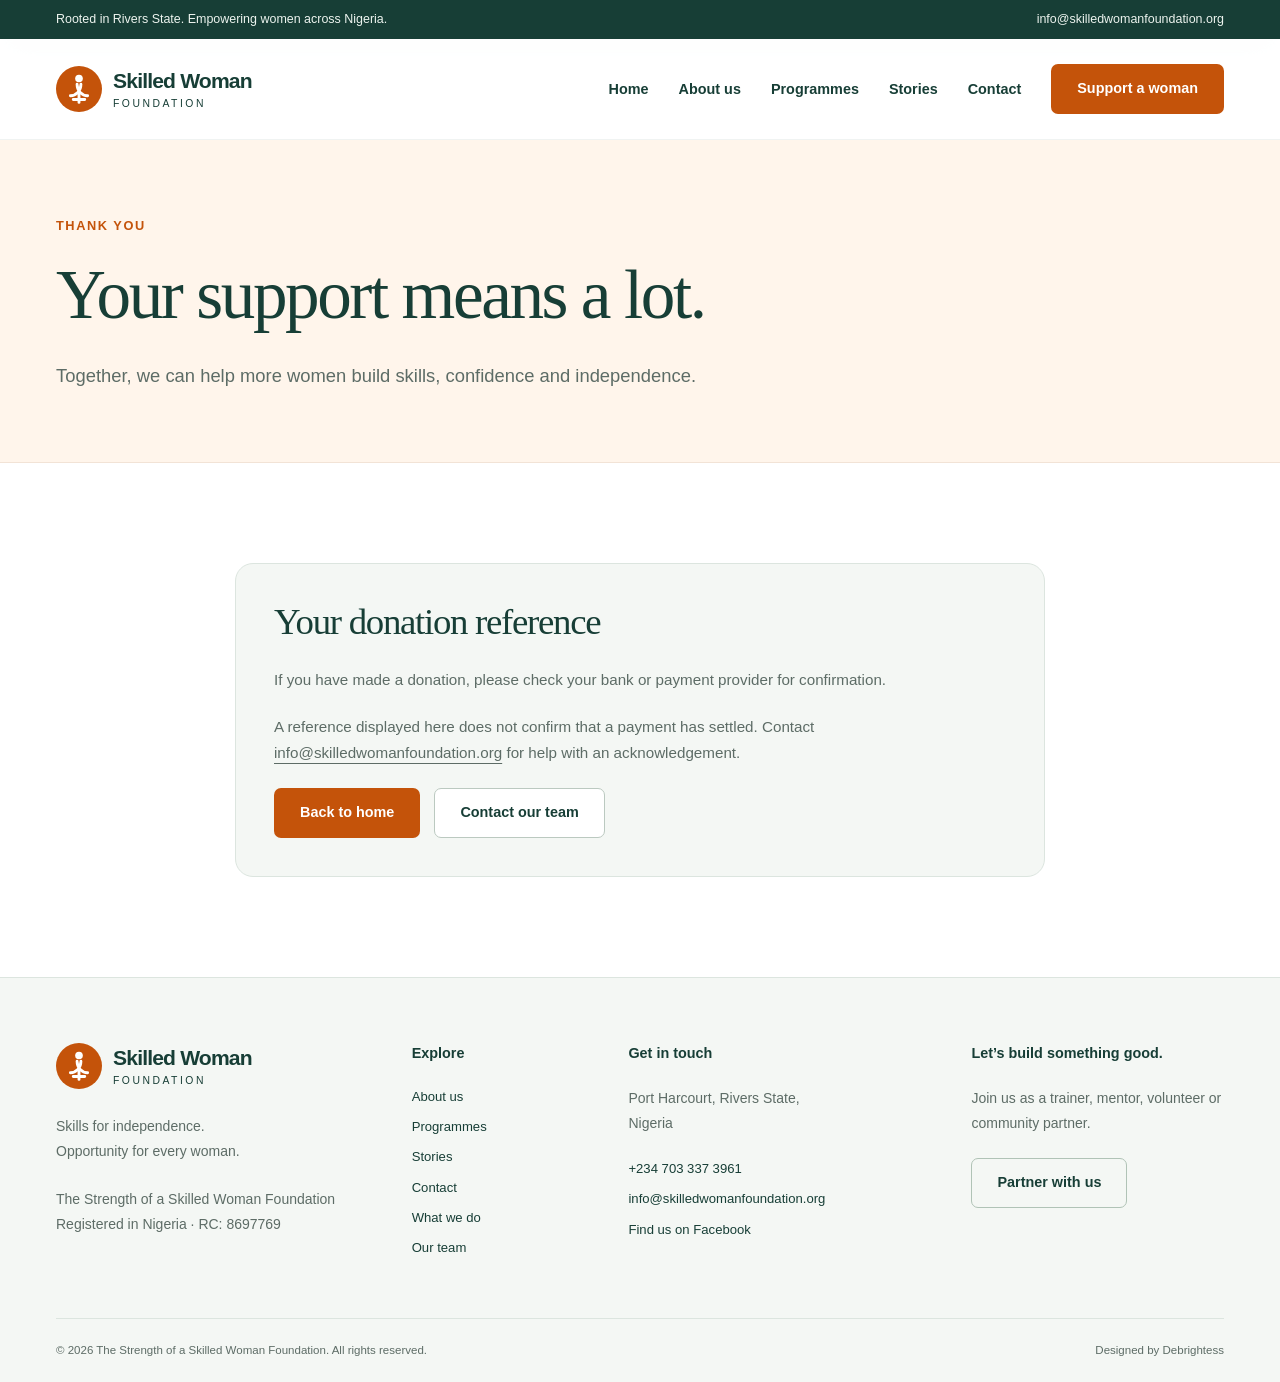
<file: thank-you.html>
<!doctype html>
<html lang="en-NG">
<head>
<meta charset="utf-8">
<meta name="viewport" content="width=device-width, initial-scale=1">
<meta name="theme-color" content="#123c36">
<title>Thank you for your support | Skilled Woman Foundation</title>
<meta name="description" content="Thank you for supporting skills and opportunity for Nigerian women.">
<link rel="canonical" href="https://www.skilledwomanfoundation.org/thank-you.html">
<meta property="og:type" content="website">
<meta property="og:site_name" content="The Strength of a Skilled Woman Foundation">
<meta property="og:title" content="Thank you for your support">
<meta property="og:description" content="Thank you for supporting skills and opportunity for Nigerian women.">
<meta property="og:url" content="https://www.skilledwomanfoundation.org/thank-you.html">
<meta property="og:image" content="https://www.skilledwomanfoundation.org/img/carousel-1.jpg">
<meta name="twitter:card" content="summary_large_image">
<link rel="icon" type="image/svg+xml" href="favicon.svg">
<link rel="stylesheet" href="css/site.css">
<script type="application/ld+json">{"@context": "https://schema.org", "@type": "NGO", "name": "The Strength of a Skilled Woman Foundation", "url": "https://www.skilledwomanfoundation.org/", "email": "info@skilledwomanfoundation.org", "telephone": "+2347033373961", "foundingDate": "2026-01-26", "address": {"@type": "PostalAddress", "addressLocality": "Port Harcourt", "addressRegion": "Rivers State", "addressCountry": "NG"}}</script>
<script src="js/site.js" defer>
</script>
</head>
<body>
<a class="skip-link" href="#main">Skip to content</a>
<div class="topbar">
<div class="wrap">
<span>Rooted in Rivers State. Empowering women across Nigeria.</span>
<a href="mailto:info@skilledwomanfoundation.org">info@skilledwomanfoundation.org</a>
</div>
</div>
<header class="site-header">
<div class="wrap header-inner">
<a class="brand" href="index.html" aria-label="Skilled Woman Foundation home">
<svg class="brand-mark" viewBox="0 0 48 48" fill="none" aria-hidden="true">
<circle cx="24" cy="24" r="24" fill="currentColor"/>
<path d="M15 31c6 0 11-5 11-12M33 31c-6 0-11-5-11-12" stroke="white" stroke-width="3" stroke-linecap="round"/>
<circle cx="24" cy="13" r="4" fill="white"/>
<path d="M24 28v10M18 35h12" stroke="white" stroke-width="3" stroke-linecap="round"/>
</svg>
<span>Skilled Woman<span class="brand-sub">FOUNDATION</span>
</span>
</a>
<button class="menu-toggle" aria-controls="site-nav" aria-expanded="false" hidden>Menu <span aria-hidden="true">☰</span>
</button>
<nav id="site-nav" aria-label="Main navigation">
<a href="index.html">Home</a>
<a href="about.html">About us</a>
<a href="causes.html">Programmes</a>
<a href="testimonial.html">Stories</a>
<a href="contact.html">Contact</a>
<a class="button primary" href="donate.html">Support a woman</a>
</nav>
</div>
</header>
<main id="main">
<section class="page-intro">
<div class="wrap">
<p class="eyebrow">Thank you</p>
<h1>Your support means a lot.</h1>
<p class="lead">Together, we can help more women build skills, confidence and independence.</p>
</div>
</section>
<section class="section">
<div class="wrap narrow form-card">
<h2>Your donation reference</h2>
<p id="payment-reference">If you have made a donation, please check your bank or payment provider for confirmation.</p>
<p>A reference displayed here does not confirm that a payment has settled. Contact <a href="mailto:info@skilledwomanfoundation.org">info@skilledwomanfoundation.org</a> for help with an acknowledgement.</p>
<div class="actions">
<a class="button primary" href="index.html">Back to home</a>
<a class="button secondary" href="contact.html?interest=Donation%20enquiry">Contact our team</a>
</div>
</div>
</section>
</main>
<footer class="site-footer">
<div class="wrap footer-grid">
<div>
<a class="brand" href="index.html">
<svg class="brand-mark" viewBox="0 0 48 48" fill="none" aria-hidden="true">
<circle cx="24" cy="24" r="24" fill="currentColor"/>
<path d="M15 31c6 0 11-5 11-12M33 31c-6 0-11-5-11-12" stroke="white" stroke-width="3" stroke-linecap="round"/>
<circle cx="24" cy="13" r="4" fill="white"/>
<path d="M24 28v10M18 35h12" stroke="white" stroke-width="3" stroke-linecap="round"/>
</svg>
<span>Skilled Woman<span class="brand-sub">FOUNDATION</span>
</span>
</a>
<p>Skills for independence.<br>Opportunity for every woman.</p>
<p class="small">The Strength of a Skilled Woman Foundation<br>Registered in Nigeria · RC: 8697769</p>
</div>
<div>
<h2>Explore</h2>
<a href="about.html">About us</a>
<a href="causes.html">Programmes</a>
<a href="testimonial.html">Stories</a>
<a href="contact.html">Contact</a>
<a href="service.html">What we do</a>
<a href="team.html">Our team</a>
</div>
<div>
<h2>Get in touch</h2>
<p>Port Harcourt, Rivers State,<br>Nigeria</p>
<a href="tel:+2347033373961">+234 703 337 3961</a>
<a href="mailto:info@skilledwomanfoundation.org">info@skilledwomanfoundation.org</a>
<a href="https://www.facebook.com/share/19Dz1JY52w/" target="_blank" rel="noopener noreferrer">Find us on Facebook</a>
</div>
<div>
<h2>Let’s build something good.</h2>
<p>Join us as a trainer, mentor, volunteer or community partner.</p>
<a class="button outline-light" href="contact.html?interest=Partnership">Partner with us</a>
</div>
</div>
<div class="wrap footer-bottom">
<span>© <span data-year>2026</span> The Strength of a Skilled Woman Foundation. All rights reserved.</span>
<span>Designed by Debrightess</span>
</div>
</footer>
<button class="back-top" aria-label="Back to top" hidden>↑</button>
</body>
</html>
</file>
<file: css/site.css>
:root {
  --ink:#173e36;
  --muted:#5d6c66;
  --orange:#c4530a;
  --orange-bright:#e67319;
  --pale:#fff5eb;
  --soft:#f4f7f4;
  --line:#dce5df;
  --radius:18px;
  --shadow:0 20px 60px #123c3610;
  font-family:Arial,Helvetica,sans-serif;
  color:var(--ink);
  background:#fff;
  font-synthesis:none;
  scroll-behavior:smooth;
  scroll-padding-top:110px
}
* {
  box-sizing:border-box
}
body {
  margin:0;
  font-size:1rem;
  line-height:1.7
}
h1,h2,h3,p,blockquote {
  margin-top:0
}
h1,h2,h3 {
  font-family:Georgia,'Times New Roman',serif;
  font-weight:500;
  line-height:1.1;
  letter-spacing:-.035em
}
h1 {
  font-size:clamp(3rem,6.5vw,5.7rem);
  margin-bottom:26px
}
h2 {
  font-size:clamp(2.25rem,3.7vw,3.5rem);
  margin-bottom:24px
}
h3 {
  font-size:1.65rem;
  letter-spacing:-.02em;
  margin-bottom:15px
}
p {
  color:var(--muted);
  margin-bottom:22px
}
a {
  color:inherit;
  text-underline-offset:5px
}
a:hover {
  color:var(--orange)
}
button,input,select,textarea {
  font:inherit
}
button,a,input,select,textarea,summary {
  -webkit-tap-highlight-color:transparent
}
button,a {
  touch-action:manipulation
}
button {
  cursor:pointer
}
img {
  display:block;
  max-width:100%;
  height:auto
}
button:disabled {
  cursor:not-allowed;
  opacity:.7
}
a:focus-visible,button:focus-visible,summary:focus-visible {
  outline:3px solid var(--orange-bright);
  outline-offset:5px
}
input:focus-visible,select:focus-visible,textarea:focus-visible {
  outline:3px solid #dc6e2b66;
  outline-offset:2px;
  border-color:var(--orange)
}
[hidden] {
  display:none!important
}
.wrap {
  max-width:1280px;
  width:calc(100% - 112px);
  margin-inline:auto
}
.narrow {
  max-width:810px
}
.section {
  padding:100px 0
}
.soft {
  background:var(--soft)
}
.dark {
  background:var(--ink);
  color:#fff
}
.dark p {
  color:#d9e2dc
}
.center {
  text-align:center
}
.section-end {
  margin-top:40px
}
.eyebrow {
  font-size:.8rem;
  font-weight:700;
  letter-spacing:.12em;
  text-transform:uppercase;
  color:var(--orange);
  margin-bottom:20px
}
.lead {
  font-size:1.15rem;
  line-height:1.8;
  max-width:650px
}
.small {
  font-size:.875rem
}
.topbar {
  background:var(--ink);
  color:#edf4ef;
  font-size:.78rem;
  padding:9px 0
}
.topbar .wrap {
  display:flex;
  justify-content:space-between;
  gap:20px
}
.topbar a {
  text-decoration:none;
  color:#edf4ef
}
.site-header {
  position:sticky;
  top:0;
  z-index:20;
  background:#fffc;
  backdrop-filter:blur(16px);
  border-bottom:1px solid #173e3610
}
.header-inner {
  display:flex;
  align-items:center;
  justify-content:space-between;
  min-height:100px;
  gap:20px
}
.brand {
  display:inline-flex;
  align-items:center;
  gap:11px;
  text-decoration:none;
  font-size:1.32rem;
  font-weight:700;
  letter-spacing:-.04em;
  line-height:1.2;
  white-space:nowrap
}
.brand-mark {
  width:46px;
  height:46px;
  color:var(--orange);
  flex-shrink:0
}
.brand-sub {
  display:block;
  font-size:.65rem;
  letter-spacing:.24em;
  margin-top:5px;
  font-weight:500
}
nav {
  display:flex;
  align-items:center;
  gap:30px
}
nav>a {
  font-size:.9rem;
  font-weight:600;
  text-decoration:none;
  white-space:nowrap
}
nav>a[aria-current] {
  color:var(--orange);
  position:relative
}
nav>a[aria-current]:after {
  content:'';
  display:block;
  width:5px;
  height:5px;
  background:currentColor;
  position:absolute;
  left:50%;
  bottom:-11px;
  border-radius:50%
}
.button {
  min-height:50px;
  display:inline-flex;
  align-items:center;
  justify-content:center;
  padding:13px 25px;
  border-radius:7px;
  border:1px solid transparent;
  text-decoration:none;
  font-size:.9rem;
  font-weight:700;
  line-height:1.5;
  transition:background .18s,transform .18s;
  gap:8px
}
.button:hover {
  transform:translateY(-2px)
}
.primary {
  background:var(--orange);
  color:#fff
}
.primary:hover {
  background:#9d3d00;
  color:#fff
}
.secondary {
  border-color:#bbc9c0;
  background:#fff;
  color:var(--ink)
}
.secondary:hover {
  background:#edf3ee;
  color:var(--ink)
}
.light {
  background:#fff;
  color:var(--ink)
}
.outline-light {
  border-color:#88a299;
  color:#fff
}
.outline-light:hover {
  background:#ffffff12;
  color:#fff
}
.actions {
  display:flex;
  gap:14px;
  flex-wrap:wrap;
  align-items:center
}
.text-link {
  font-size:.9rem;
  font-weight:700;
  text-decoration-thickness:1px;
  color:var(--orange)
}
.menu-toggle {
  background:transparent;
  border:1px solid var(--line);
  padding:8px 12px;
  border-radius:6px;
  color:var(--ink)
}
.menu-toggle span {
  margin-left:6px
}
.hero {
  background:linear-gradient(110deg,#fff 54%,#fff8f0);
  overflow:hidden
}
.hero-grid {
  display:grid;
  grid-template-columns:1.12fr 1fr;
  gap:56px;
  align-items:center;
  padding-block:75px 84px
}
.hero .eyebrow {
  display:flex;
  align-items:center;
  gap:12px
}
.little-line {
  width:28px;
  height:2px;
  background:var(--orange)
}
.hero h1 {
  font-size:clamp(3.5rem,5.9vw,5.5rem);
  line-height:1.04;
  letter-spacing:-.05em;
  margin-bottom:28px
}
.hero h1>span {
  color:var(--orange)
}
.hero .lead {
  font-size:1.05rem;
  max-width:460px
}
.hero .actions {
  margin-top:30px
}
.hero-note {
  display:flex;
  gap:13px;
  align-items:center;
  font-size:.8rem;
  line-height:1.6;
  margin-top:35px;
  color:var(--muted)
}
.hero-note strong {
  color:var(--ink);
  font-weight:600
}
.mini-mark {
  font-size:2rem;
  color:var(--orange)
}
.hero-visual {
  position:relative;
  margin:8px 0 20px
}
.hero-photo {
  width:100%;
  height:570px;
  object-fit:cover;
  object-position:48% center;
  border-radius:220px 220px 20px 20px
}
.photo-label {
  position:absolute;
  top:26px;
  left:50%;
  transform:translateX(-50%);
  color:#fff;
  font-size:.8rem;
  background:#173e36b3;
  backdrop-filter:blur(8px);
  border:1px solid #ffffff50;
  border-radius:50px;
  padding:9px 17px;
  white-space:nowrap
}
.photo-label span {
  color:#ffb271;
  margin-right:7px
}
.floating-card {
  position:absolute;
  bottom:27px;
  left:-35px;
  display:flex;
  align-items:center;
  gap:14px;
  background:#fff;
  padding:19px 23px;
  box-shadow:var(--shadow);
  border-radius:12px
}
.floating-card strong {
  display:block;
  font-size:.9rem
}
.floating-card div>span {
  display:block;
  color:var(--muted);
  font-size:.8rem
}
.floating-icon {
  color:var(--orange);
  background:var(--pale);
  border-radius:50%;
  width:45px;
  height:45px;
  display:grid;
  place-items:center;
  font-size:1.9rem;
  line-height:1
}
.hero-flower {
  position:absolute;
  right:-25px;
  bottom:-42px;
  color:var(--orange-bright);
  font-size:7.5rem;
  line-height:1;
  transform:rotate(10deg)
}
.trust-strip {
  background:var(--soft);
  border-block:1px solid var(--line);
  padding:30px 0
}
.trust-grid {
  display:grid;
  grid-template-columns:repeat(4,1fr);
  gap:25px
}
.trust-grid>div {
  padding-inline:25px;
  border-left:1px solid #cbd8ce
}
.trust-grid>div:first-child {
  border-left:0;
  padding-left:0
}
.trust-grid strong {
  display:block;
  font-family:Georgia,serif;
  font-size:2.1rem;
  line-height:1.4;
  font-weight:500;
  letter-spacing:-.04em
}
.trust-grid span {
  display:block;
  font-size:.78rem;
  color:var(--muted);
  line-height:1.6
}
.split {
  display:grid;
  grid-template-columns:1fr 1fr;
  align-items:center;
  gap:85px
}
.rounded-photo {
  width:100%;
  height:510px;
  object-fit:cover;
  border-radius:var(--radius)
}
.image-composition {
  position:relative;
  padding:0 25px 25px 0
}
.image-composition:before {
  content:'';
  position:absolute;
  inset:30px 0 0 30px;
  background:var(--pale);
  border-radius:var(--radius);
  z-index:-1
}
.image-composition .rounded-photo {
  object-position:center 35%
}
.image-caption {
  position:absolute;
  bottom:5px;
  right:0;
  background:var(--ink);
  color:#fff;
  padding:23px 33px;
  font-size:1.3rem;
  font-family:Georgia,serif;
  border-radius:10px;
  line-height:1.4
}
.image-caption strong {
  color:#ffb271;
  font-weight:400
}
.signature-quote {
  padding:16px 0 16px 22px;
  border-left:3px solid var(--orange);
  margin:30px 0
}
.signature-quote p {
  font-family:Georgia,serif;
  font-size:1.2rem;
  font-style:italic;
  color:var(--ink);
  margin:0 0 12px;
  line-height:1.5
}
.signature-quote span {
  font-size:.75rem;
  color:var(--muted)
}
.section-heading {
  display:flex;
  align-items:end;
  justify-content:space-between;
  gap:45px;
  margin-bottom:38px
}
.section-heading h2 {
  margin-bottom:0;
  max-width:620px
}
.section-heading p:not(.eyebrow) {
  max-width:390px;
  margin-bottom:0
}
.grid {
  display:grid;
  gap:26px
}
.programme-grid {
  grid-template-columns:repeat(3,1fr)
}
.programme-card {
  border-radius:var(--radius);
  background:#fff;
  border:1px solid var(--line);
  overflow:hidden;
  display:flex;
  flex-direction:column;
  scroll-margin-top:120px;
  transition:box-shadow .2s,transform .2s
}
.programme-card:hover {
  transform:translateY(-4px);
  box-shadow:var(--shadow)
}
.card-image {
  display:block;
  overflow:hidden
}
.card-image img {
  width:100%;
  height:240px;
  object-fit:cover;
  transition:transform .35s
}
.programme-card:hover img {
  transform:scale(1.035)
}
.card-body {
  padding:29px;
  display:flex;
  flex-direction:column;
  align-items:start;
  flex:1
}
.card-body .eyebrow {
  font-size:.72rem;
  margin-bottom:14px
}
.card-body h3 {
  font-size:1.7rem;
  line-height:1.18
}
.card-body p:not(.eyebrow) {
  font-size:.95rem
}
.card-body .text-link {
  margin-top:auto
}
.steps {
  margin:28px 0
}
.steps>div {
  display:flex;
  gap:20px;
  margin-bottom:25px
}
.steps>div>span {
  width:43px;
  height:43px;
  border-radius:50%;
  flex-shrink:0;
  background:var(--pale);
  color:var(--orange);
  display:grid;
  place-items:center;
  font-size:1.6rem
}
.steps h3 {
  font-family:Arial,sans-serif;
  font-size:1rem;
  font-weight:700;
  line-height:1.5;
  letter-spacing:0;
  margin-bottom:5px
}
.steps p {
  font-size:.95rem;
  margin:0
}
.mission-photo {
  position:relative
}
.mission-photo img {
  height:580px
}
.mission-photo>span {
  position:absolute;
  bottom:25px;
  left:25px;
  background:#fff;
  padding:12px 18px;
  border-radius:7px;
  font-size:.85rem
}
.dark .eyebrow {
  color:#ffb271
}
.story-grid {
  grid-template-columns:repeat(3,1fr)
}
.story-card {
  padding:33px;
  background:#fff;
  border:1px solid var(--line);
  border-radius:var(--radius);
  color:var(--ink);
  display:flex;
  flex-direction:column
}
.dark .story-card {
  background:#234a42;
  border:1px solid #46665c;
  color:#fff
}
.quote-mark {
  font-family:Georgia,serif;
  color:var(--orange-bright);
  font-size:5rem;
  height:60px;
  line-height:1.2
}
.story-card blockquote {
  font-family:Georgia,serif;
  font-size:1.1rem;
  line-height:1.7;
  margin:12px 0 30px
}
.dark .story-card blockquote {
  font-size:1rem
}
.story-person {
  border-top:1px solid var(--line);
  padding-top:20px;
  margin-top:auto
}
.dark .story-person {
  border-color:#46665c
}
.story-person h3 {
  font-family:Arial,sans-serif;
  font-weight:700;
  font-size:.9rem;
  letter-spacing:0;
  line-height:1.5;
  margin-bottom:4px
}
.story-person p {
  font-size:.8rem;
  margin:0
}
.giving-panel {
  display:grid;
  grid-template-columns:.85fr 1.15fr;
  gap:65px;
  padding:45px;
  background:var(--pale);
  border-radius:24px;
  align-items:center
}
.giving-panel img {
  height:440px
}
.giving-panel h2 {
  font-size:clamp(2.3rem,3.5vw,3.3rem)
}
.giving-panel .small {
  margin-top:15px;
  margin-bottom:0
}
.giving-amounts {
  display:flex;
  flex-wrap:wrap;
  gap:9px;
  margin-block:28px
}
.giving-amounts a {
  padding:9px 13px;
  border:1px solid #e0bba1;
  border-radius:6px;
  text-decoration:none;
  font-size:.875rem;
  font-weight:700;
  background:#fff
}
.giving-amounts a:hover {
  background:var(--orange);
  color:#fff;
  border-color:var(--orange)
}
.involve-grid {
  grid-template-columns:repeat(3,1fr);
  margin-top:40px
}
.involve-grid article {
  padding:12px 30px 12px 0;
  border-right:1px solid var(--line)
}
.involve-grid article:last-child {
  border-right:0
}
.involve-grid h3 {
  font-size:1.9rem
}
.feature-icon {
  font-size:2.6rem;
  color:var(--orange);
  display:block;
  margin-bottom:15px;
  line-height:1
}
.cta-band {
  background:var(--ink);
  border-radius:22px;
  padding:50px;
  display:flex;
  align-items:center;
  gap:35px;
  justify-content:space-between
}
.cta-band h2 {
  color:#fff;
  font-size:2.8rem;
  margin-bottom:16px
}
.cta-band p {
  color:#d6e2d9;
  margin-bottom:0
}
.cta-band .eyebrow {
  color:#ffb271;
  margin-bottom:15px
}
.cta-band .actions {
  flex-shrink:0;
  flex-direction:column;
  align-items:stretch;
  min-width:200px
}
.site-footer {
  background:#f4f7f4;
  border-top:1px solid var(--line);
  padding-top:65px
}
.footer-grid {
  display:grid;
  grid-template-columns:1.25fr .7fr 1.2fr 1fr;
  gap:40px;
  padding-bottom:50px
}
.footer-grid h2 {
  font-family:Arial,sans-serif;
  font-size:.9rem;
  font-weight:700;
  letter-spacing:0;
  line-height:1.5;
  margin-bottom:21px
}
.footer-grid .brand {
  margin-bottom:25px
}
.footer-grid p {
  font-size:.875rem;
  line-height:1.8
}
.footer-grid a:not(.brand):not(.button) {
  display:block;
  font-size:.82rem;
  text-decoration:none;
  margin-bottom:8px;
  overflow-wrap:anywhere
}
.footer-grid .outline-light {
  color:var(--ink);
  border-color:#b0c3b6
}
.footer-bottom {
  font-size:.72rem;
  padding-block:22px;
  border-top:1px solid var(--line);
  display:flex;
  justify-content:space-between;
  gap:30px;
  color:var(--muted)
}
.page-intro {
  background:var(--pale);
  padding:75px 0 70px;
  border-bottom:1px solid #f2e3d6
}
.page-intro h1 {
  font-size:clamp(3rem,5.4vw,4.8rem);
  max-width:900px
}
.page-intro .lead {
  margin-bottom:0;
  max-width:720px
}
.team-grid {
  grid-template-columns:repeat(4,1fr)
}
.team-card img {
  width:100%;
  height:330px;
  object-fit:cover;
  object-position:top;
  border-radius:var(--radius);
  margin-bottom:20px
}
.team-card h3 {
  font-size:1.5rem;
  line-height:1.3;
  margin-bottom:6px
}
.team-card p {
  font-size:.875rem
}
.contact-layout,.donation-layout {
  display:grid;
  grid-template-columns:1fr 1.15fr;
  gap:70px;
  align-items:start
}
.contact-detail {
  border-top:1px solid var(--line);
  padding-top:22px;
  margin-top:25px
}
.contact-detail h3 {
  font-family:Arial,sans-serif;
  letter-spacing:0;
  font-size:.9rem;
  font-weight:700;
  line-height:1.5;
  margin-bottom:8px
}
.contact-detail p,.contact-detail a {
  font-size:.95rem;
  overflow-wrap:anywhere
}
.form-card {
  padding:38px;
  background:var(--soft);
  border:1px solid var(--line);
  border-radius:var(--radius)
}
.form-card h2 {
  font-size:2.3rem
}
.form-card>p {
  font-size:.95rem
}
.form-grid {
  display:grid;
  grid-template-columns:1fr 1fr;
  gap:18px
}
.field {
  margin-bottom:20px
}
.field label,legend {
  display:block;
  font-size:.875rem;
  font-weight:600;
  margin-bottom:8px
}
.field label span {
  font-weight:400;
  color:var(--muted)
}
input,textarea,select {
  width:100%;
  border:1px solid #bbc9c0;
  background:#fff;
  color:var(--ink);
  border-radius:7px;
  padding:12px 14px;
  min-height:48px
}
textarea {
  resize:vertical
}
select {
  appearance:none;
  padding-right:40px;
  background-image:url("data:image/svg+xml,%3Csvg xmlns='http://www.w3.org/2000/svg' width='16' height='16' viewBox='0 0 24 24' fill='none' stroke='%23173e36' stroke-width='2'%3E%3Cpath d='m6 9 6 6 6-6'/%3E%3C/svg%3E");
  background-repeat:no-repeat;
  background-position:right 14px center
}
fieldset {
  border:0;
  padding:0;
  margin:0 0 20px
}
legend {
  padding:0
}
.amount-options {
  display:grid;
  grid-template-columns:repeat(2,1fr);
  gap:10px
}
.amount-options input {
  position:absolute;
  opacity:0;
  width:1px;
  height:1px;
  min-height:0;
  padding:0
}
.amount-options label {
  padding:11px 14px;
  border:1px solid #b7c8bb;
  border-radius:6px;
  text-align:center;
  background:white;
  cursor:pointer;
  font-size:.9rem;
  font-weight:600
}
.amount-options input:checked+label {
  background:var(--ink);
  color:#fff;
  border-color:var(--ink)
}
.amount-options input:focus-visible+label {
  outline:3px solid var(--orange);
  outline-offset:3px
}
.full-width {
  width:100%
}
.form-card form>.small {
  margin:18px 0 0;
  font-size:.8rem
}
.feedback {
  border:1px solid #a4bcae;
  background:#edf6ee;
  color:var(--ink);
  padding:14px 17px;
  border-radius:7px;
  font-size:.9rem;
  margin-top:20px;
  overflow-wrap:anywhere
}
.feedback.error {
  background:#fff0eb;
  color:#8a2d1d;
  border-color:#dcb0a1
}
.notice {
  background:#fff4e2;
  border-left:3px solid var(--orange);
  padding:16px;
  font-size:.9rem
}
.bank-card {
  border:1px solid var(--line);
  border-radius:12px;
  padding:27px;
  margin-top:24px
}
.bank-card h3 {
  font-family:Arial,sans-serif;
  font-weight:700;
  font-size:1.3rem;
  letter-spacing:0;
  line-height:1.5
}
.bank-card h3 span {
  display:block;
  font-size:.8rem;
  font-weight:400;
  color:var(--muted)
}
.bank-card .eyebrow {
  font-size:.72rem;
  margin-bottom:12px
}
.bank-name {
  font-size:.9rem
}
.account-row {
  display:flex;
  align-items:center;
  justify-content:space-between;
  gap:12px;
  border-top:1px solid var(--line);
  padding-top:18px
}
.account-row strong {
  font-size:1.4rem;
  font-weight:600;
  letter-spacing:.02em
}
.copy-button {
  border:1px solid #bdcdc1;
  border-radius:6px;
  background:var(--soft);
  color:var(--ink);
  font-size:.8rem;
  padding:8px 12px;
  min-height:42px
}
.donation-layout>div>p {
  overflow-wrap:anywhere
}
.faq details {
  border-bottom:1px solid #c9d8cd;
  padding:23px 0
}
.faq summary {
  cursor:pointer;
  font-weight:600;
  line-height:1.5;
  padding-right:10px
}
.faq p {
  margin:18px 0 0
}
.skip-link {
  position:fixed;
  left:16px;
  top:-100px;
  z-index:100;
  background:var(--ink);
  color:#fff;
  padding:12px 20px
}
.skip-link:focus {
  top:12px
}
.back-top {
  position:fixed;
  bottom:22px;
  right:22px;
  width:46px;
  height:46px;
  border-radius:50%;
  border:1px solid #c7d8ce;
  background:#fff;
  color:var(--ink);
  box-shadow:var(--shadow);
  z-index:10;
  font-size:1.5rem
}
@media(min-width:1400px) {
  .hero-grid {
    padding-block:90px
  }
  .hero-photo {
    height:620px
  }
}
@media(max-width:1150px) {
  .wrap {
    width:calc(100% - 64px)
  }
  nav {
    gap:18px
  }
  nav>a {
    font-size:.83rem
  }
  .brand {
    font-size:1.15rem
  }
  .brand-mark {
    width:40px;
    height:40px
  }
  nav .button {
    padding:12px 16px
  }
  .hero-grid {
    gap:30px
  }
  .hero h1 {
    font-size:4.5rem
  }
  .hero-photo {
    height:530px
  }
  .split {
    gap:45px
  }
  .giving-panel {
    gap:35px;
    padding:32px
  }
  .footer-grid {
    gap:28px
  }
  .cta-band {
    padding:40px
  }
  .team-grid {
    grid-template-columns:repeat(3,1fr)
  }
  .contact-layout,.donation-layout {
    gap:40px
  }
  .form-card {
    padding:28px
  }
  .card-body {
    padding:23px
  }
}
@media(max-width:940px) {
  .header-inner {
    min-height:82px;
    flex-wrap:wrap;
    padding-block:15px
  }
  .menu-toggle:not([hidden]) {
    display:block
  }
  nav {
    width:100%;
    flex-wrap:wrap;
    gap:10px 22px;
    padding-block:5px 10px
  }
  nav>a {
    padding:9px 0;
    font-size:.9rem
  }
  nav>a[aria-current]:after {
    bottom:0
  }
  .hero-grid {
    padding-block:55px;
    gap:35px
  }
  .hero h1 {
    font-size:3.55rem
  }
  .hero-photo {
    height:470px
  }
  .hero-flower {
    font-size:6rem;
    right:-10px
  }
  .floating-card {
    left:-18px;
    padding:15px;
    bottom:20px
  }
  .floating-card strong {
    font-size:.8rem
  }
  .floating-card div>span {
    font-size:.72rem
  }
  .hero-note {
    margin-top:25px
  }
  .hero .actions {
    gap:10px
  }
  .hero .button {
    padding:12px 17px;
    font-size:.8rem
  }
  .trust-grid {
    gap:15px
  }
  .trust-grid>div {
    padding-inline:14px
  }
  .trust-grid strong {
    font-size:1.65rem
  }
  .trust-grid span {
    font-size:.73rem
  }
  .section {
    padding:75px 0
  }
  .programme-grid {
    grid-template-columns:repeat(2,1fr)
  }
  .programme-grid .programme-card:last-child:nth-child(3) {
    grid-column:1/-1;
    display:grid;
    grid-template-columns:1fr 1fr
  }
  .programme-grid .programme-card:last-child:nth-child(3) img {
    height:100%;
    min-height:260px
  }
  .story-grid {
    grid-template-columns:repeat(2,1fr)
  }
  .story-grid .story-card:last-child:nth-child(3) {
    grid-column:1/-1
  }
  .rounded-photo {
    height:460px
  }
  .split {
    gap:32px
  }
  .giving-panel {
    grid-template-columns:.85fr 1.15fr;
    gap:28px
  }
  .giving-panel img {
    height:460px
  }
  .involve-grid {
    gap:24px
  }
  .involve-grid h3 {
    font-size:1.6rem
  }
  .cta-band h2 {
    font-size:2.35rem
  }
  .footer-grid {
    grid-template-columns:1fr 1fr;
    gap:35px 60px
  }
  .contact-layout,.donation-layout {
    grid-template-columns:1fr;
    gap:45px
  }
  .contact-layout aside {
    max-width:650px
  }
  .donation-layout #bank-details {
    display:grid;
    grid-template-columns:1fr 1fr;
    gap:20px
  }
  .bank-card {
    padding:22px
  }
  .account-row {
    flex-wrap:wrap
  }
  .form-card {
    padding:35px
  }
  .team-grid {
    grid-template-columns:repeat(2,1fr)
  }
}
@media(max-width:640px) {
  .wrap {
    width:calc(100% - 40px)
  }
  .topbar {
    font-size:.7rem;
    padding:7px 0
  }
  .topbar .wrap {
    justify-content:center;
    text-align:center
  }
  .topbar a {
    display:none
  }
  .brand {
    font-size:1.15rem
  }
  .brand-sub {
    font-size:.6rem
  }
  .header-inner {
    min-height:78px
  }
  .menu-toggle {
    font-size:.875rem
  }
  .hero-grid {
    grid-template-columns:1fr;
    gap:36px;
    padding-block:40px 50px
  }
  .hero h1 {
    font-size:clamp(3.2rem,12vw,4.3rem)
  }
  .hero .lead {
    font-size:1rem
  }
  .hero .eyebrow {
    font-size:.7rem
  }
  .hero-note {
    margin-top:23px
  }
  .hero-visual {
    margin:0 13px 20px
  }
  .hero-photo {
    height:410px;
    border-radius:180px 180px 14px 14px
  }
  .hero-flower {
    right:-18px;
    bottom:-30px;
    font-size:6rem
  }
  .floating-card {
    left:-13px;
    bottom:22px;
    min-width:220px
  }
  .hero .button {
    font-size:.875rem;
    padding:13px 20px
  }
  .trust-strip {
    padding-block:27px
  }
  .trust-grid {
    grid-template-columns:1fr 1fr;
    gap:23px 20px
  }
  .trust-grid>div {
    border:0;
    padding:0
  }
  .trust-grid strong {
    font-size:1.8rem
  }
  .trust-grid span {
    font-size:.75rem;
    max-width:160px
  }
  .section {
    padding:60px 0
  }
  .split {
    grid-template-columns:1fr;
    gap:40px
  }
  .image-composition .rounded-photo {
    height:400px
  }
  .rounded-photo {
    height:360px
  }
  .image-caption {
    font-size:1.1rem;
    padding:20px 25px
  }
  .eyebrow {
    font-size:.72rem
  }
  h2 {
    font-size:2.35rem
  }
  .section-heading {
    display:block;
    margin-bottom:30px
  }
  .section-heading p:not(.eyebrow) {
    margin-top:20px
  }
  .section-heading>.button {
    margin-top:20px
  }
  .programme-grid,.story-grid {
    grid-template-columns:1fr
  }
  .programme-grid .programme-card:last-child:nth-child(3) {
    display:flex;
    grid-column:auto
  }
  .programme-grid .programme-card:last-child:nth-child(3) img {
    height:240px;
    min-height:0
  }
  .story-grid .story-card:last-child:nth-child(3) {
    grid-column:auto
  }
  .card-body {
    padding:26px
  }
  .card-image img {
    height:240px
  }
  .mission-photo img {
    height:440px
  }
  .mission-photo>span {
    left:18px;
    bottom:18px;
    font-size:.75rem
  }
  .story-card {
    padding:28px
  }
  .giving-panel {
    grid-template-columns:1fr;
    padding:25px;
    gap:30px
  }
  .giving-panel img {
    height:300px
  }
  .giving-panel h2 {
    font-size:2.25rem
  }
  .giving-amounts {
    gap:8px
  }
  .giving-amounts a {
    font-size:.8rem;
    padding:9px 11px
  }
  .involve-grid {
    grid-template-columns:1fr;
    gap:24px
  }
  .involve-grid article {
    border-right:0;
    border-bottom:1px solid var(--line);
    padding:0 0 28px
  }
  .involve-grid article:last-child {
    border-bottom:0;
    padding-bottom:0
  }
  .involve-grid h3 {
    font-size:1.8rem
  }
  .cta-band {
    display:block;
    padding:32px 27px
  }
  .cta-band h2 {
    font-size:2.3rem
  }
  .cta-band .actions {
    margin-top:26px;
    flex-direction:row;
    min-width:0
  }
  .cta-band .button {
    font-size:.85rem
  }
  .footer-grid {
    grid-template-columns:1fr;
    gap:28px
  }
  .footer-grid .brand {
    margin-bottom:20px
  }
  .site-footer {
    padding-top:45px
  }
  .footer-bottom {
    display:block;
    font-size:.7rem
  }
  .footer-bottom>span {
    display:block;
    margin-bottom:10px
  }
  .page-intro {
    padding-block:50px
  }
  .page-intro h1 {
    font-size:3rem
  }
  .page-intro .lead {
    font-size:1rem
  }
  .team-grid {
    gap:30px 20px
  }
  .team-card img {
    height:235px
  }
  .team-card h3 {
    font-size:1.25rem
  }
  .team-card p {
    font-size:.8rem
  }
  .form-card {
    padding:25px
  }
  .form-card h2 {
    font-size:2.1rem
  }
  .form-grid {
    grid-template-columns:1fr;
    gap:0
  }
  .bank-card {
    padding:23px;
    margin-top:20px
  }
  .donation-layout #bank-details {
    grid-template-columns:1fr;
    gap:0
  }
  .form-card .button {
    width:100%
  }
  .account-row {
    flex-wrap:nowrap
  }
  .account-row strong {
    font-size:1.25rem
  }
  .back-top {
    bottom:16px;
    right:16px;
    width:42px;
    height:42px
  }
  .faq summary {
    font-size:.95rem
  }
  nav {
    gap:4px 22px
  }
  nav .button {
    margin-top:6px
  }
  .signature-quote span {
    font-size:.8rem
  }
}
@media(max-width:360px) {
  .wrap {
    width:calc(100% - 30px)
  }
  .hero h1 {
    font-size:2.9rem
  }
  .hero .actions {
    flex-direction:column;
    align-items:stretch
  }
  .hero-photo {
    height:350px
  }
  .team-grid {
    grid-template-columns:1fr
  }
  .team-card img {
    height:360px
  }
  .form-card {
    padding:20px
  }
  .account-row {
    flex-wrap:wrap
  }
}
@media(prefers-reduced-motion:reduce) {
  :root {
    scroll-behavior:auto
  }
  *,*:before,*:after {
    animation:none!important;
    transition:none!important
  }
}
@media print {
  .topbar,.menu-toggle,nav,.back-top,.site-footer {
    display:none
  }
  .site-header {
    position:static
  }
  .wrap {
    width:100%
  }
  .section {
    padding:25px 0
  }
  .hero-grid {
    padding:20px
  }
  .button {
    border:1px solid #555
  }
  .hero-photo {
    height:300px
  }
  .programme-card,.story-card,.bank-card {
    break-inside:avoid
  }
}
/* Keep native radios visible, clickable and accessible inside their amount labels. */
.amount-options label {
  display:flex;
  align-items:center;
  justify-content:center;
  gap:9px
}
.amount-options input {
  position:static;
  opacity:1;
  width:17px;
  height:17px;
  min-height:0;
  padding:0;
  margin:0;
  accent-color:var(--ink);
  flex-shrink:0
}
.amount-options label:has(input:checked) {
  background:var(--ink);
  color:#fff;
  border-color:var(--ink)
}
.amount-options label:has(input:focus-visible) {
  outline:3px solid var(--orange);
  outline-offset:3px
}
.card-body .card-title {
  font-size:1.7rem;
  line-height:1.18;
  letter-spacing:-.02em;
  margin-bottom:15px
}
</file>
